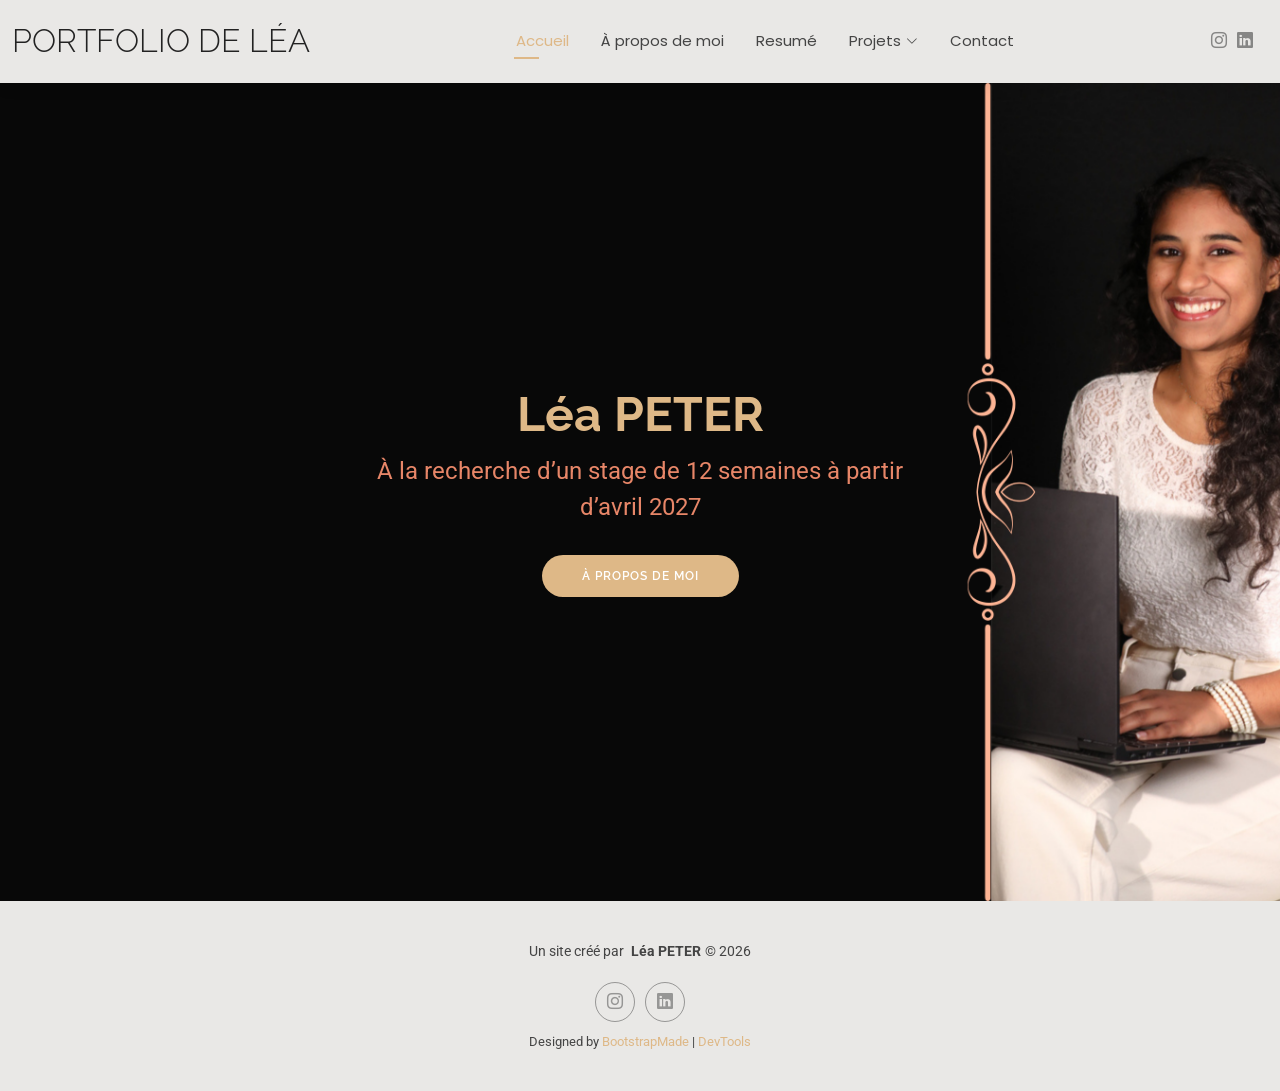
<file: index.html>
<!DOCTYPE html>
<html lang="fr">

<head>
  <meta charset="utf-8">
  <meta content="width=device-width, initial-scale=1.0" name="viewport">
  <title>Accueil - Léa PETER</title>
  <meta name="description" content="">
  <meta name="keywords" content="">

  <!-- Favicons -->
  <link href="assets/img/favicon.png" rel="icon">
  <link href="assets/img/apple-touch-icon.png" rel="apple-touch-icon">

  <!-- Fonts -->
  <link href="https://fonts.googleapis.com" rel="preconnect">
  <link href="https://fonts.gstatic.com" rel="preconnect" crossorigin>
  <link href="https://fonts.googleapis.com/css2?family=Roboto:ital,wght@0,100;0,300;0,400;0,500;0,700;0,900;1,100;1,300;1,400;1,500;1,700;1,900&family=Poppins:ital,wght@0,100;0,200;0,300;0,400;0,500;0,600;0,700;0,800;0,900;1,100;1,200;1,300;1,400;1,500;1,600;1,700;1,800;1,900&family=Raleway:ital,wght@0,100;0,200;0,300;0,400;0,500;0,600;0,700;0,800;0,900;1,100;1,200;1,300;1,400;1,500;1,600;1,700;1,800;1,900&display=swap" rel="stylesheet">

  <!-- Vendor CSS Files -->
  <link href="assets/vendor/bootstrap/css/bootstrap.min.css" rel="stylesheet">
  <link href="assets/vendor/bootstrap-icons/bootstrap-icons.css" rel="stylesheet">
  <link href="assets/vendor/aos/aos.css" rel="stylesheet">
  <link href="assets/vendor/swiper/swiper-bundle.min.css" rel="stylesheet">
  <link href="assets/vendor/glightbox/css/glightbox.min.css" rel="stylesheet">

  <link href="assets/css/main.css" rel="stylesheet">

</head>

<body class="index-page">

  <header id="header" class="header d-flex align-items-center light-background sticky-top">
    <div class="container-fluid position-relative d-flex align-items-center justify-content-between">

      <a href="index.html" class="logo d-flex align-items-center me-auto me-xl-0">
        <!-- Uncomment the line below if you also wish to use an image logo -->
        <!-- <img src="assets/img/logo.png" alt=""> -->
        <h1 class="sitename">Portfolio de Léa</h1>
      </a>

      <nav id="navmenu" class="navmenu">
        <ul>
          <li><a href="index.html" class="active">Accueil</a></li>
          <li><a href="about.html">À propos de moi</a></li>
          <li><a href="resume.html">Resumé</a></li>
          <li class="dropdown"><a href="#"><span>Projets</span> <i class="bi bi-chevron-down toggle-dropdown"></i></a>
            <ul>
              <li><a href="dev.html">Projets Développement web</a></li>
              <li><a href="design.html">Projets Design graphique</a></li>
              <li><a href="audio.html">Projets Audiovisuelle</a></li>
              <li><a href="comm.html">Projets Communication</a></li>
              <li><a href="projets-perso.html">Projets personnels</a></li>
            </ul>
          </li>
          <li><a href="contact.html">Contact</a></li>
        </ul>
        <i class="mobile-nav-toggle d-xl-none bi bi-list"></i>
      </nav>

      <div class="header-social-links">
        <a href="https://www.instagram.com/im_lsofficial"><i class="bi bi-instagram"></i></a>
        <a href="https://www.linkedin.com/in/leapeter/"><i class="bi bi-linkedin"></i></a>
      </div>

    </div>
  </header>

  <main class="main">

    <section id="hero" class="hero section">

      <img src="assets/img/font-lea.png" alt="" data-aos="fade-in">

      <div class="container text-center" data-aos="zoom-out" data-aos-delay="100">
        <div class="row justify-content-center">
          <div class="col-lg-8">
            <h2>Léa PETER</h2>
            <p>À la recherche d’un stage de 12 semaines à partir <br>d’avril 2027</p>
            <a href="about.html" class="btn-get-started">À propos de moi</a>
          </div>
        </div>
      </div>

    </section>

  </main>

  <footer id="footer" class="footer light-background">

    <div class="container">
      <div class="copyright text-center ">
        <p><span>Un site créé par</span> <strong class="px-1 sitename">Léa PETER</strong>© <span>2026</span></p>
      </div>
      <div class="social-links d-flex justify-content-center">
        <a href="https://www.instagram.com/im_lsofficial"><i class="bi bi-instagram"></i></a>
        <a href="https://www.linkedin.com/in/leapeter/"><i class="bi bi-linkedin"></i></a>
      </div>
      <div class="credits">
        Designed by <a href="https://bootstrapmade.com/">BootstrapMade</a> | <a href="https://bootstrapmade.com/tools/">DevTools</a>
      </div>
    </div>

  </footer>

  <a href="#" id="scroll-top" class="scroll-top d-flex align-items-center justify-content-center"><i class="bi bi-arrow-up-short"></i></a>

  <div id="preloader"></div>

  <script src="assets/vendor/bootstrap/js/bootstrap.bundle.min.js"></script>
  <script src="assets/vendor/php-email-form/validate.js"></script>
  <script src="assets/vendor/aos/aos.js"></script>
  <script src="assets/vendor/waypoints/noframework.waypoints.js"></script>
  <script src="assets/vendor/purecounter/purecounter_vanilla.js"></script>
  <script src="assets/vendor/swiper/swiper-bundle.min.js"></script>
  <script src="assets/vendor/glightbox/js/glightbox.min.js"></script>
  <script src="assets/vendor/imagesloaded/imagesloaded.pkgd.min.js"></script>
  <script src="assets/vendor/isotope-layout/isotope.pkgd.min.js"></script>

  <script src="assets/js/main.js"></script>

</body>

</html>
</file>
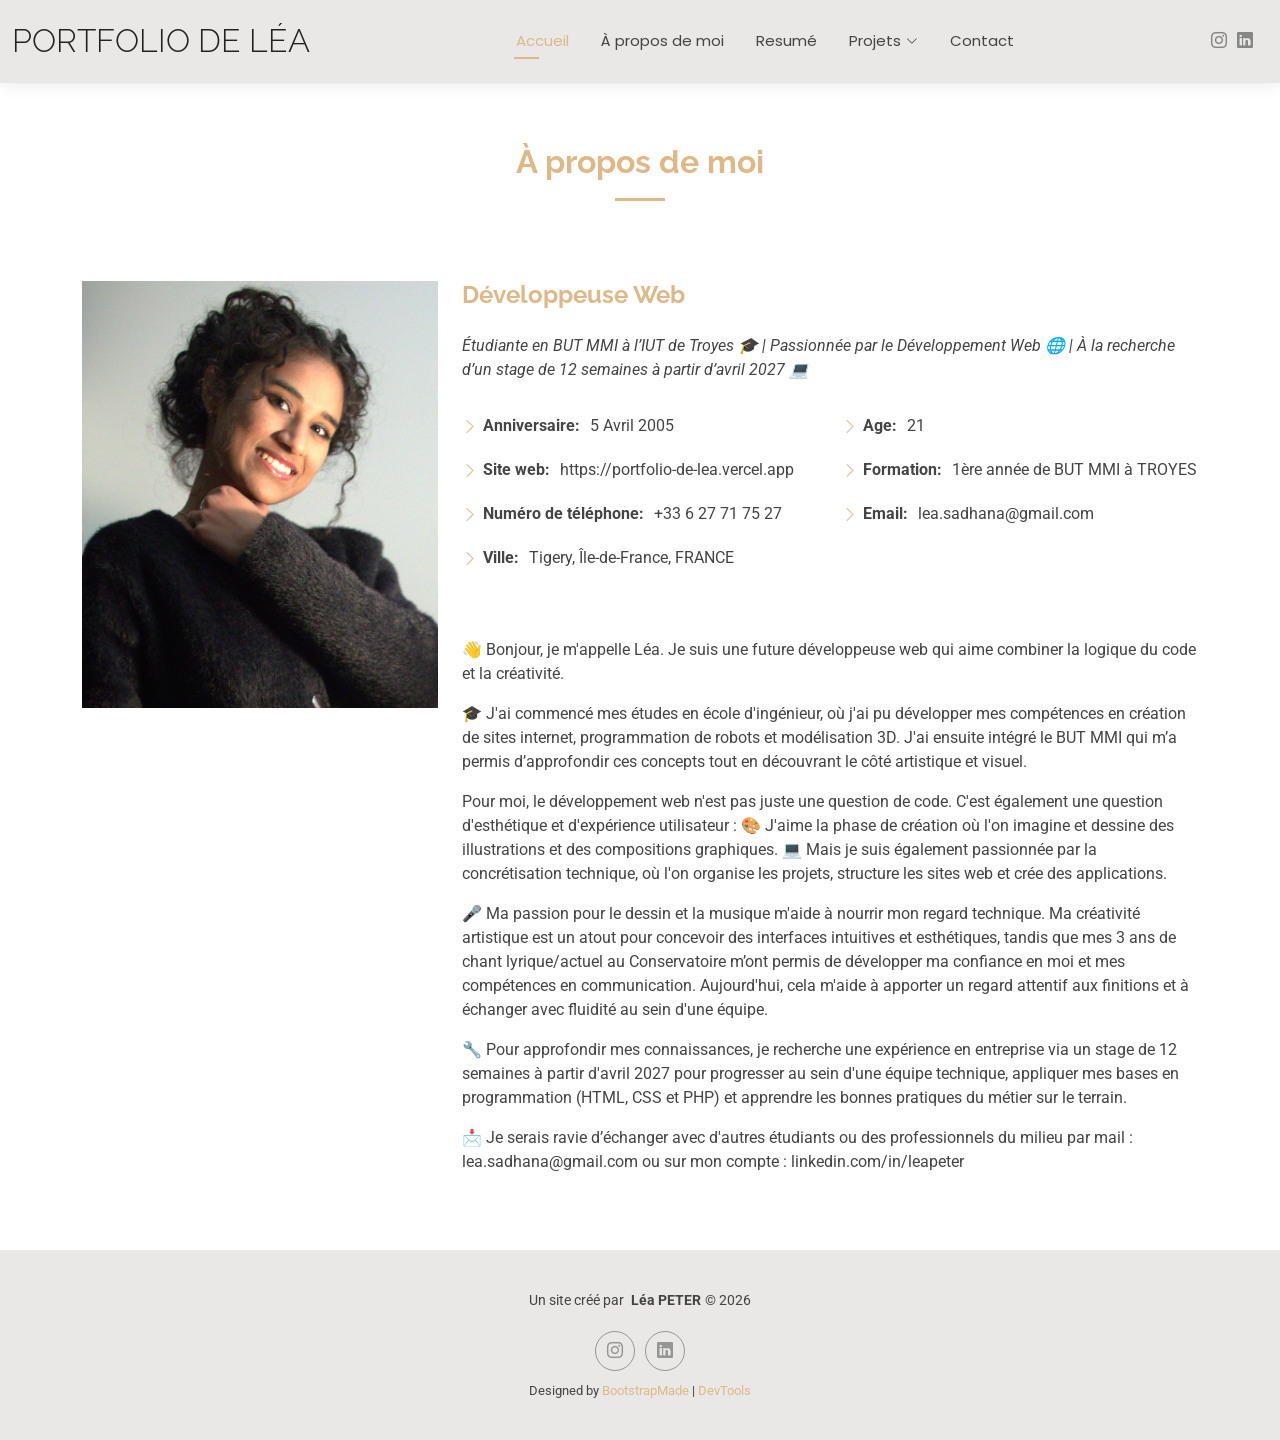
<file: about.html>
<!DOCTYPE html>
<html lang="fr">

<head>
  <meta charset="utf-8">
  <meta content="width=device-width, initial-scale=1.0" name="viewport">
  <title>À propos de moi - Léa</title>
  <meta name="description" content="">
  <meta name="keywords" content="">

  <!-- Favicons -->
  <link href="assets/img/favicon.png" rel="icon">
  <link href="assets/img/apple-touch-icon.png" rel="apple-touch-icon">

  <!-- Fonts -->
  <link href="https://fonts.googleapis.com" rel="preconnect">
  <link href="https://fonts.gstatic.com" rel="preconnect" crossorigin>
  <link href="https://fonts.googleapis.com/css2?family=Roboto:ital,wght@0,100;0,300;0,400;0,500;0,700;0,900;1,100;1,300;1,400;1,500;1,700;1,900&family=Poppins:ital,wght@0,100;0,200;0,300;0,400;0,500;0,600;0,700;0,800;0,900;1,100;1,200;1,300;1,400;1,500;1,600;1,700;1,800;1,900&family=Raleway:ital,wght@0,100;0,200;0,300;0,400;0,500;0,600;0,700;0,800;0,900;1,100;1,200;1,300;1,400;1,500;1,600;1,700;1,800;1,900&display=swap" rel="stylesheet">

  <!-- Vendor CSS Files -->
  <link href="assets/vendor/bootstrap/css/bootstrap.min.css" rel="stylesheet">
  <link href="assets/vendor/bootstrap-icons/bootstrap-icons.css" rel="stylesheet">
  <link href="assets/vendor/aos/aos.css" rel="stylesheet">
  <link href="assets/vendor/swiper/swiper-bundle.min.css" rel="stylesheet">
  <link href="assets/vendor/glightbox/css/glightbox.min.css" rel="stylesheet">

  <!-- Main CSS File -->
  <link href="assets/css/main.css" rel="stylesheet">
</head>

<body class="about-page">

  <header id="header" class="header d-flex align-items-center light-background sticky-top">
    <div class="container-fluid position-relative d-flex align-items-center justify-content-between">

      <a href="index.html" class="logo d-flex align-items-center me-auto me-xl-0">
        <!-- Uncomment the line below if you also wish to use an image logo -->
        <!-- <img src="assets/img/logo.png" alt=""> -->
        <h1 class="sitename">Portfolio de Léa</h1>
      </a>

      <nav id="navmenu" class="navmenu">
        <ul>
          <li><a href="index.html" class="active">Accueil</a></li>
          <li><a href="about.html">À propos de moi</a></li>
          <li><a href="resume.html">Resumé</a></li>
          <li class="dropdown"><a href="#"><span>Projets</span> <i class="bi bi-chevron-down toggle-dropdown"></i></a>
            <ul>
              <li><a href="dev.html">Projets Développement web</a></li>
              <li><a href="design.html">Projets Design graphique</a></li>
              <li><a href="audio.html">Projets Audiovisuelle</a></li>
              <li><a href="comm.html">Projets Communication</a></li>
              <li><a href="projets-perso.html">Projets personnels</a></li>
            </ul>
          </li>
          <li><a href="contact.html">Contact</a></li>
        </ul>
        <i class="mobile-nav-toggle d-xl-none bi bi-list"></i>
      </nav>

      <div class="header-social-links">
        <a href="https://www.instagram.com/im_lsofficial"><i class="bi bi-instagram"></i></a>
        <a href="https://www.linkedin.com/in/leapeter/"><i class="bi bi-linkedin"></i></a>
      </div>

    </div>
  </header>

  <main class="main">

    <!-- About Section -->
    <section id="about" class="about section">

      <!-- Section Title -->
      <div class="container section-title" data-aos="fade-up">
        <h2>À propos de moi</h2>
      </div><!-- End Section Title -->

      <div class="container" data-aos="fade-up" data-aos-delay="100">

        <div class="row gy-4 justify-content-center">
          <div class="col-lg-4">
            <img src="assets/img/profile-img.jpg" class="img-fluid" alt="">
          </div>
          <div class="col-lg-8 content">
            <h2>Développeuse Web</h2>
            <p class="fst-italic py-3">
              Étudiante en BUT MMI à l’IUT de Troyes 🎓 | Passionnée par le Développement Web 🌐 | À la recherche d’un stage de 12 semaines à partir d’avril 2027 💻
            </p>
            <div class="row">
              <div class="col-lg-6">
                <ul>
                  <li><i class="bi bi-chevron-right"></i> <strong>Anniversaire:</strong> <span>5 Avril 2005</span></li>
                  <li><i class="bi bi-chevron-right"></i> <strong>Site web:</strong> <span>https://portfolio-de-lea.vercel.app</span></li>
                  <li><i class="bi bi-chevron-right"></i> <strong>Numéro de téléphone:</strong> <span>+33 6 27 71 75 27</span></li>
                  <li><i class="bi bi-chevron-right"></i> <strong>Ville:</strong> <span>Tigery, Île-de-France, FRANCE</span></li>
                </ul>
              </div>
              <div class="col-lg-6">
                <ul>
                  <li><i class="bi bi-chevron-right"></i> <strong>Age:</strong> <span>21</span></li>
                  <li><i class="bi bi-chevron-right"></i> <strong>Formation:</strong> <span>1ère année de BUT MMI à TROYES</span></li>
                  <li><i class="bi bi-chevron-right"></i> <strong>Email:</strong> <span>lea.sadhana@gmail.com</span></li>
                </ul>
              </div>
            </div>
            <p class="py-3">
              <p>👋 Bonjour, je m'appelle Léa. Je suis une future développeuse web qui aime combiner la logique du code et la créativité.</p>

<p>🎓 J'ai commencé mes études en école d'ingénieur, où j'ai pu développer mes compétences en création de sites internet, programmation de robots et modélisation 3D. J'ai ensuite intégré le BUT MMI qui m’a permis d’approfondir ces concepts tout en découvrant le côté artistique et visuel.</p>

<p>Pour moi, le développement web n'est pas juste une question de code. C'est également une question d'esthétique et d'expérience utilisateur : 
🎨 J'aime la phase de création où l'on imagine et dessine des illustrations et des compositions graphiques.
💻 Mais je suis également passionnée par la concrétisation technique, où l'on organise les projets, structure les sites web et crée des applications.</p>

<p>🎤 Ma passion pour le dessin et la musique m'aide à nourrir mon regard technique. Ma créativité artistique est un atout pour concevoir des interfaces intuitives et esthétiques, tandis que mes 3 ans de chant lyrique/actuel au Conservatoire m’ont permis de développer ma confiance en moi et mes compétences en communication. Aujourd'hui, cela m'aide à apporter un regard attentif aux finitions et à échanger avec fluidité au sein d'une équipe.</p>

<p>🔧 Pour approfondir mes connaissances, je recherche une expérience en entreprise via un stage de 12 semaines à partir d'avril 2027 pour progresser au sein d'une équipe technique, appliquer mes bases en programmation (HTML, CSS et PHP) et apprendre les bonnes pratiques du métier sur le terrain.</p>

<p>📩 Je serais ravie d’échanger avec d'autres étudiants ou des professionnels du milieu par mail : lea.sadhana@gmail.com ou sur mon compte : linkedin.com/in/leapeter</p>
            </p>
          </div>
        </div>
      </div>

  </main>

  <footer id="footer" class="footer light-background">

    <div class="container">
      <div class="copyright text-center ">
        <p><span>Un site créé par</span> <strong class="px-1 sitename">Léa PETER</strong>© <span>2026</span></p>
      </div>
      <div class="social-links d-flex justify-content-center">
        <a href="https://www.instagram.com/im_lsofficial"><i class="bi bi-instagram"></i></a>
        <a href="https://www.linkedin.com/in/leapeter/"><i class="bi bi-linkedin"></i></a>
      </div>
      <div class="credits">
        Designed by <a href="https://bootstrapmade.com/">BootstrapMade</a> | <a href="https://bootstrapmade.com/tools/">DevTools</a>
      </div>
    </div>

  </footer>

  <a href="#" id="scroll-top" class="scroll-top d-flex align-items-center justify-content-center"><i class="bi bi-arrow-up-short"></i></a>

  <div id="preloader"></div>

  <script src="assets/vendor/bootstrap/js/bootstrap.bundle.min.js"></script>
  <script src="assets/vendor/php-email-form/validate.js"></script>
  <script src="assets/vendor/aos/aos.js"></script>
  <script src="assets/vendor/waypoints/noframework.waypoints.js"></script>
  <script src="assets/vendor/purecounter/purecounter_vanilla.js"></script>
  <script src="assets/vendor/swiper/swiper-bundle.min.js"></script>
  <script src="assets/vendor/glightbox/js/glightbox.min.js"></script>
  <script src="assets/vendor/imagesloaded/imagesloaded.pkgd.min.js"></script>
  <script src="assets/vendor/isotope-layout/isotope.pkgd.min.js"></script>

  <script src="assets/js/main.js"></script>

</body>

</html>
</file>
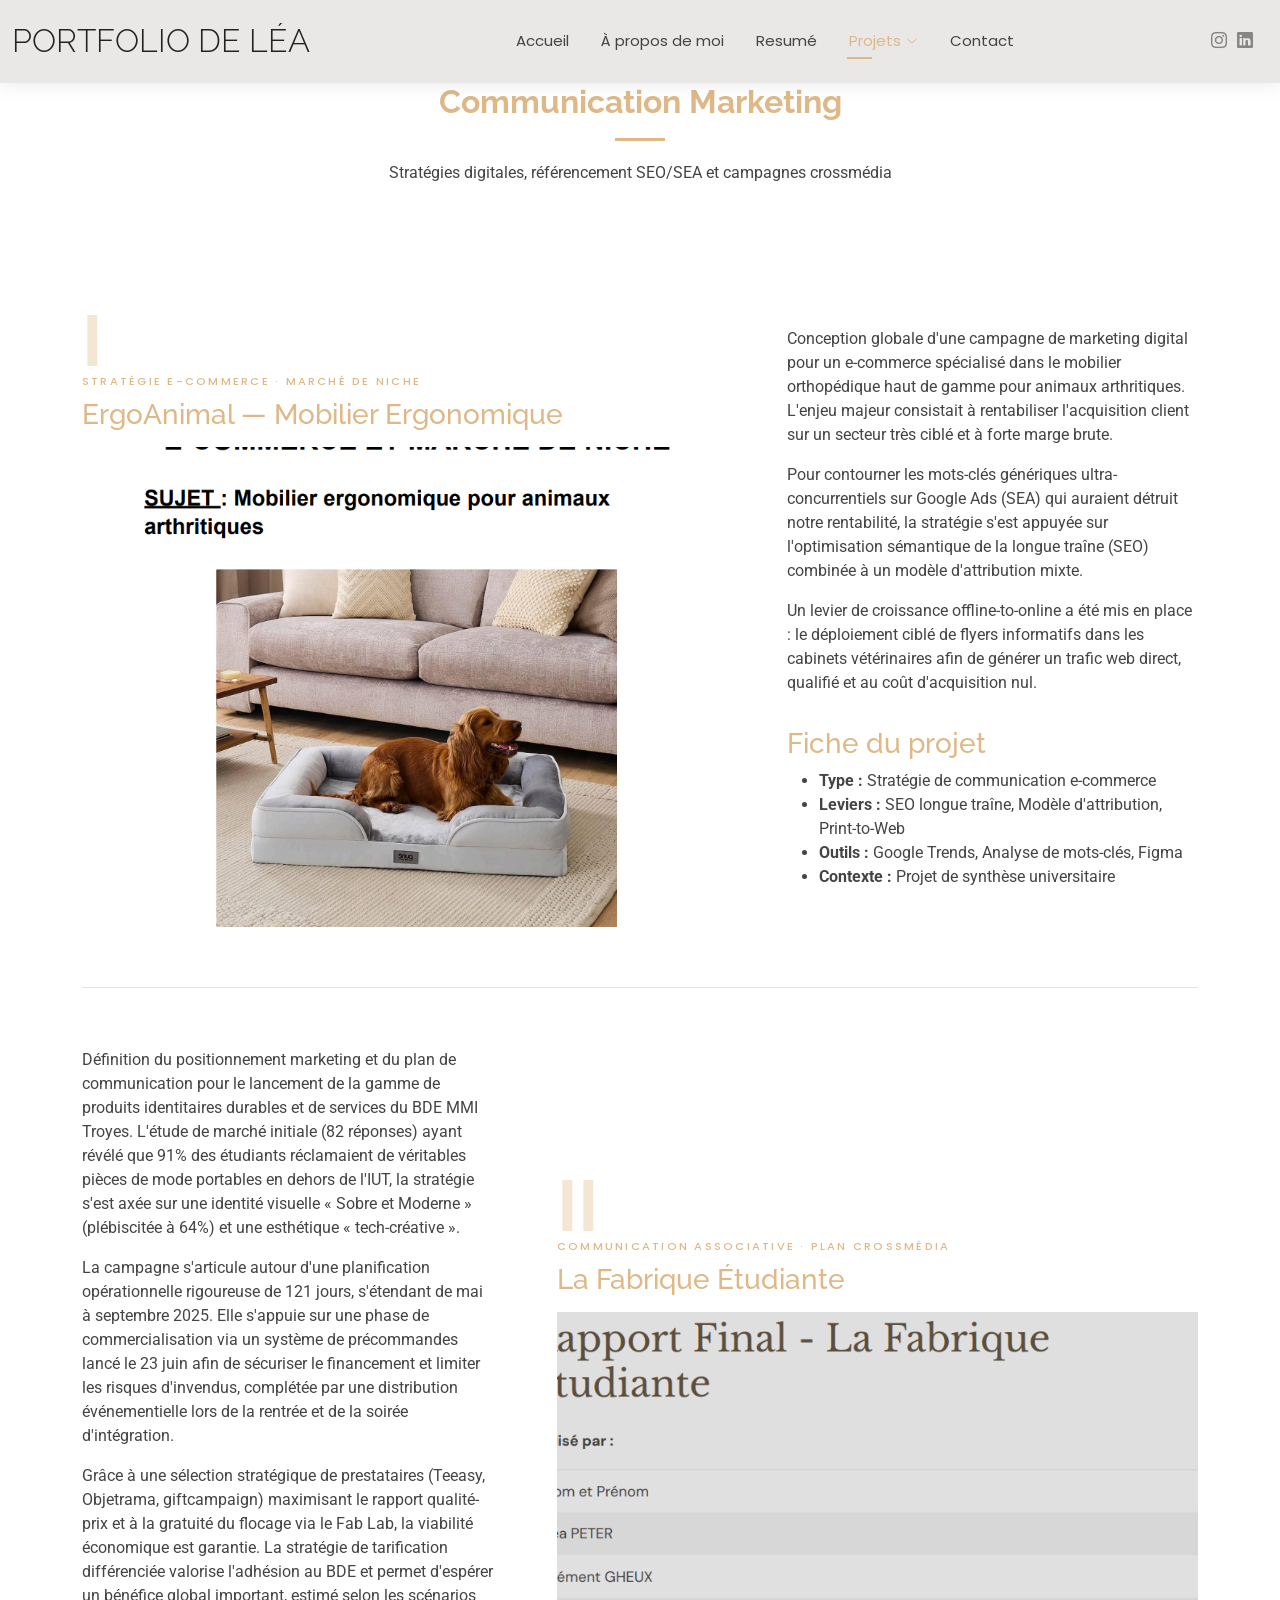
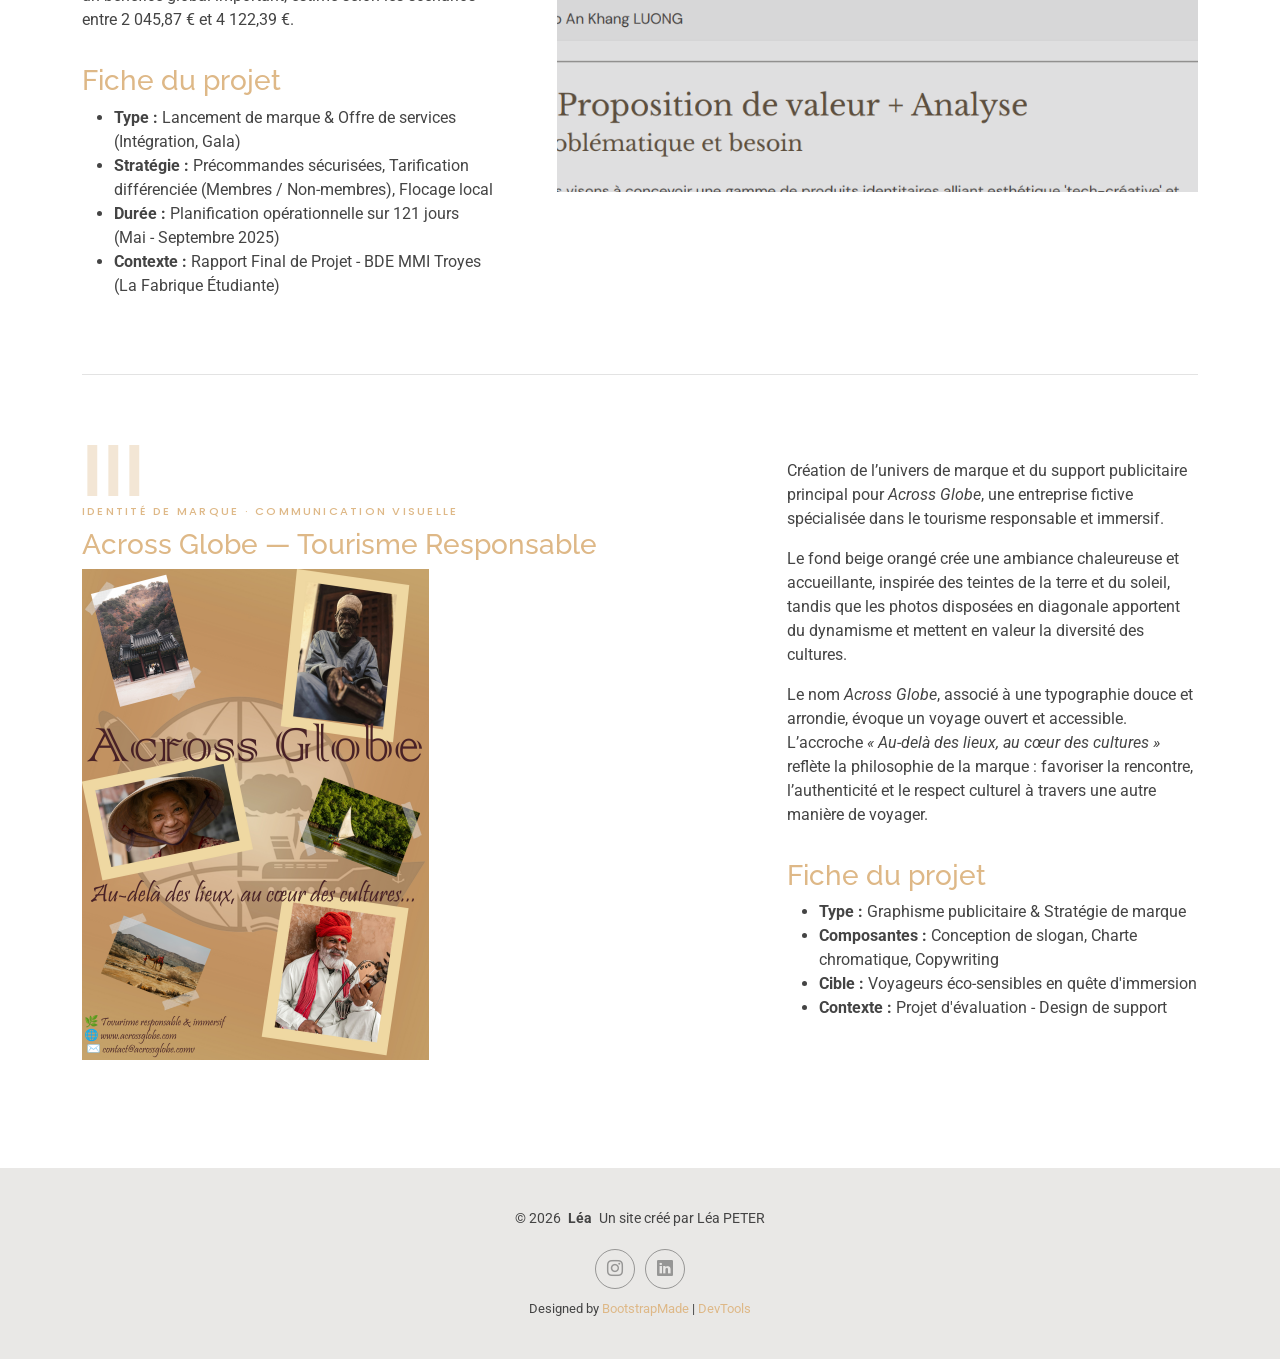
<file: comm.html>
<!DOCTYPE html>
<html lang="fr">

<head>
  <meta charset="utf-8">
  <meta content="width=device-width, initial-scale=1.0" name="viewport">
  <title>Projets Communication Marketing</title>

  <link href="https://fonts.googleapis.com" rel="preconnect">
  <link href="https://fonts.gstatic.com" rel="preconnect" crossorigin>
  <link href="https://fonts.googleapis.com/css2?family=Roboto:wght@300;400;500&family=Raleway:wght@400;600;700&family=Poppins:wght@400;500&display=swap" rel="stylesheet">

  <link href="assets/vendor/bootstrap/css/bootstrap.min.css" rel="stylesheet">
  <link href="assets/vendor/bootstrap-icons/bootstrap-icons.css" rel="stylesheet">
  <link href="assets/vendor/aos/aos.css" rel="stylesheet">

  <link href="assets/css/main.css" rel="stylesheet">

  <style>
    .project-num {
      font-family: var(--heading-font);
      font-size: 4.5rem;
      font-weight: 700;
      color: color-mix(in srgb, var(--accent-color), transparent 65%);
      line-height: 1;
      margin-bottom: -8px;
      user-select: none;
    }

    .project-eyebrow {
      font-family: var(--nav-font);
      font-size: 0.7rem;
      letter-spacing: 0.2em;
      text-transform: uppercase;
      color: var(--accent-color);
      margin-bottom: 8px;
      font-weight: 500;
    }

    /* Image conteneur avec effet calque */
    .project-img-wrap {
      position: relative;
      overflow: hidden;
      background: color-mix(in srgb, var(--accent-color), transparent 88%);
    }

    .project-img-wrap::before {
      content: '';
      position: absolute;
      bottom: -5px;
      right: -5px;
      width: 100%;
      height: 100%;
      border: 1px solid color-mix(in srgb, var(--accent-color), transparent 50%);
      z-index: -1;
    }

    .project-img-wrap img {
      width: 100%;
      height: 480px;
      object-fit: cover;
      display: block;
      transition: transform 0.6s ease;
    }

    .project-img-wrap:hover img {
      transform: scale(1.04);
    }

    /* Panneau info — padding latéral */
    .info-side { padding-left: 40px; }
    .info-side-rev { padding-right: 40px; }

    /* Trait séparateur entre projets */
    .project-divider {
      border: none;
      border-top: 1px solid color-mix(in srgb, var(--default-color), transparent 85%);
      margin: 60px 0;
    }

    /* Séparateur titre de section avec trait */
    .section-eyebrow {
      display: flex;
      align-items: center;
      gap: 16px;
      margin-bottom: 56px;
    }

    .section-eyebrow span {
      font-family: var(--nav-font);
      font-size: 0.72rem;
      letter-spacing: 0.2em;
      text-transform: uppercase;
      color: color-mix(in srgb, var(--default-color), transparent 45%);
      white-space: nowrap;
    }

    .section-eyebrow::after {
      content: '';
      flex: 1;
      height: 1px;
      background: color-mix(in srgb, var(--accent-color), transparent 60%);
    }

    @media (max-width: 991px) {
      .info-side, .info-side-rev {
        padding-left: 0;
        padding-right: 0;
      }
      .project-img-wrap img { height: 320px; }
    }
  </style>
</head>

<body class="portfolio-details-page">

  <header id="header" class="header d-flex align-items-center light-background sticky-top">
    <div class="container-fluid position-relative d-flex align-items-center justify-content-between">

      <a href="index.html" class="logo d-flex align-items-center me-auto me-xl-0">
        <h1 class="sitename">Portfolio de Léa</h1>
      </a>

      <nav id="navmenu" class="navmenu">
        <ul>
          <li><a href="index.html">Accueil</a></li>
          <li><a href="about.html">À propos de moi</a></li>
          <li><a href="resume.html">Resumé</a></li>
          <li class="dropdown"><a href="#" class="active"><span>Projets</span> <i class="bi bi-chevron-down toggle-dropdown"></i></a>
            <ul>
              <li><a href="dev.html">Projets Développement web</a></li>
              <li><a href="design.html">Projets Design graphique</a></li>
              <li><a href="audio.html">Projets Audiovisuelle</a></li>
              <li><a href="comm.html" class="active">Projets Communication</a></li>
              <li><a href="projets-perso.html">Projets personnels</a></li>
            </ul>
          </li>
          <li><a href="contact.html">Contact</a></li>
        </ul>
        <i class="mobile-nav-toggle d-xl-none bi bi-list"></i>
      </nav>

      <div class="header-social-links">
        <a href="https://www.instagram.com/im_lsofficial" class="instagram"><i class="bi bi-instagram"></i></a>
        <a href="https://www.linkedin.com/in/leapeter/" class="linkedin"><i class="bi bi-linkedin"></i></a>
      </div>

    </div>
  </header>

  <main class="main">

    <div class="container section-title" data-aos="fade-up">
      <h2>Communication Marketing</h2>
      <p>Stratégies digitales, référencement SEO/SEA et campagnes crossmédia</p>
    </div>

    <section id="comm-projects" class="section">
      <div class="container">

        <div class="row gy-4 align-items-center mb-5" data-aos="fade-up">

          <div class="col-lg-7">
            <div class="project-num">I</div>
            <p class="project-eyebrow mt-1">Stratégie E-Commerce · Marché de Niche</p>
            <h3>ErgoAnimal — Mobilier Ergonomique</h3>
            <div class="project-img-wrap mt-3">
            <a href="comm/CD_YAYAOUI_LAURENT_PETER.pdf" target="_blank">
            <img src="comm/marche-niche.png"
             alt="Aperçu du PDF Mon Document">
            </a>
            </div>
          </div>

          <div class="col-lg-5">
            <div class="info-side d-flex flex-column justify-content-center h-100">

          <div class="portfolio-description">
                <p>
                  Conception globale d'une campagne de marketing digital pour un e-commerce spécialisé dans le mobilier orthopédique haut de gamme pour animaux arthritiques. L'enjeu majeur consistait à rentabiliser l'acquisition client sur un secteur très ciblé et à forte marge brute.
                </p>
                <p>
                  Pour contourner les mots-clés génériques ultra-concurrentiels sur Google Ads (SEA) qui auraient détruit notre rentabilité, la stratégie s'est appuyée sur l'optimisation sémantique de la longue traîne (SEO) combinée à un modèle d'attribution mixte.
                </p>
                <p>
                  Un levier de croissance offline-to-online a été mis en place : le déploiement ciblé de flyers informatifs dans les cabinets vétérinaires afin de générer un trafic web direct, qualifié et au coût d'acquisition nul.
                </p>
              </div>

              <div class="portfolio-info mt-3">
                <h3>Fiche du projet</h3>
                <ul>
                  <li><strong>Type :</strong> Stratégie de communication e-commerce</li>
                  <li><strong>Leviers :</strong> SEO longue traîne, Modèle d'attribution, Print-to-Web</li>
                  <li><strong>Outils :</strong> Google Trends, Analyse de mots-clés, Figma</li>
                  <li><strong>Contexte :</strong> Projet de synthèse universitaire</li>
                </ul>
              </div>

            </div>
          </div>

        </div>

        <hr class="project-divider" data-aos="fade-up">

        <div class="row gy-4 align-items-center mb-5 flex-lg-row-reverse" data-aos="fade-up">

          <div class="col-lg-7">
            <div class="project-num">II</div>
            <p class="project-eyebrow mt-1">Communication Associative · Plan Crossmédia</p>
            <h3>La Fabrique Étudiante</h3>
            <div class="project-img-wrap mt-3">
            <a href="comm/Rapport-Final-La-Fabrique-Etudiante (1).pdf" target="_blank">
            <img src="comm/la-fabrique-etudiante.png"
             alt="Aperçu du PDF Mon Document">
            </a>

</div>
          </div>

<div class="col-lg-5">
            <div class="info-side-rev d-flex flex-column justify-content-center h-100">

              <div class="portfolio-description">
                <p>
                  Définition du positionnement marketing et du plan de communication pour le lancement de la gamme de produits identitaires durables et de services du BDE MMI Troyes. L'étude de marché initiale (82 réponses) ayant révélé que 91% des étudiants réclamaient de véritables pièces de mode portables en dehors de l'IUT, la stratégie s'est axée sur une identité visuelle « Sobre et Moderne » (plébiscitée à 64%) et une esthétique « tech-créative ».
                </p>
                <p>
                  La campagne s'articule autour d'une planification opérationnelle rigoureuse de 121 jours, s'étendant de mai à septembre 2025. Elle s'appuie sur une phase de commercialisation via un système de précommandes lancé le 23 juin afin de sécuriser le financement et limiter les risques d'invendus, complétée par une distribution événementielle lors de la rentrée et de la soirée d'intégration.
                </p>
                <p>
                  Grâce à une sélection stratégique de prestataires (Teeasy, Objetrama, giftcampaign) maximisant le rapport qualité-prix et à la gratuité du flocage via le Fab Lab, la viabilité économique est garantie. La stratégie de tarification différenciée valorise l'adhésion au BDE et permet d'espérer un bénéfice global important, estimé selon les scénarios entre 2 045,87 € et 4 122,39 €.
                </p>
              </div>

              <div class="portfolio-info mt-3">
                <h3>Fiche du projet</h3>
                <ul>
                  <li><strong>Type :</strong> Lancement de marque &amp; Offre de services (Intégration, Gala)</li>
                  <li><strong>Stratégie :</strong> Précommandes sécurisées, Tarification différenciée (Membres / Non-membres), Flocage local</li>
                  <li><strong>Durée :</strong> Planification opérationnelle sur 121 jours (Mai - Septembre 2025)</li>
                  <li><strong>Contexte :</strong> Rapport Final de Projet - BDE MMI Troyes (La Fabrique Étudiante)</li>
                </ul>
              </div>

            </div>
          </div>

        </div>

        <hr class="project-divider" data-aos="fade-up">

        <div class="row gy-4 align-items-center mb-5" data-aos="fade-up">

          <div class="col-lg-7">
            <div class="project-num">III</div>
            <p class="project-eyebrow mt-1">Identité de Marque · Communication Visuelle</p>
            <h3>Across Globe — Tourisme Responsable</h3>
            <div class="div class="project-img-wrap mt-3"">
            <a href="comm/across-globe.png" target="_blank">
            <img src="comm/across-globe.png" alt="Affiche de communication de la marque fictive Across Globe">
            </a>
        </div>
          </div>

          <div class="col-lg-5">
            <div class="info-side d-flex flex-column justify-content-center h-100">

              <div class="portfolio-description">
                <p>
            Création de l’univers de marque et du support publicitaire principal pour <em>Across Globe</em>, une entreprise fictive spécialisée dans le tourisme responsable et immersif.
            </p>

            <p>
            Le fond beige orangé crée une ambiance chaleureuse et accueillante, inspirée des teintes de la terre et du soleil, tandis que les photos disposées en diagonale apportent du dynamisme et mettent en valeur la diversité des cultures.
            </p>

            <p>
            Le nom <em>Across Globe</em>, associé à une typographie douce et arrondie, évoque un voyage ouvert et accessible. L’accroche <em>« Au-delà des lieux, au cœur des cultures »</em> reflète la philosophie de la marque : favoriser la rencontre, l’authenticité et le respect culturel à travers une autre manière de voyager.
        </p>
              </div>

              <div class="portfolio-info mt-3">
                <h3>Fiche du projet</h3>
                <ul>
                  <li><strong>Type :</strong> Graphisme publicitaire &amp; Stratégie de marque</li>
                  <li><strong>Composantes :</strong> Conception de slogan, Charte chromatique, Copywriting</li>
                  <li><strong>Cible :</strong> Voyageurs éco-sensibles en quête d'immersion</li>
                  <li><strong>Contexte :</strong> Projet d'évaluation - Design de support</li>
                </ul>
              </div>

            </div>
          </div>

        </div>

      </div>
    </section>

  </main>

  <footer id="footer" class="footer light-background">
    <div class="container">
      <div class="copyright text-center">
        <p>© <span>2026</span> <strong class="px-1 sitename">Léa</strong>
          <span>Un site créé par Léa PETER</span></p>
      </div>
      <div class="social-links d-flex justify-content-center">
        <a href="https://www.instagram.com/im_lsofficial"><i class="bi bi-instagram"></i></a>
        <a href="https://www.linkedin.com/in/lea-peter"><i class="bi bi-linkedin"></i></a>
      </div>
      <div class="credits">
        Designed by <a href="https://bootstrapmade.com/">BootstrapMade</a> |
        <a href="https://bootstrapmade.com/tools/">DevTools</a>
      </div>
    </div>
  </footer>

  <a href="#" id="scroll-top" class="scroll-top d-flex align-items-center justify-content-center">
    <i class="bi bi-arrow-up-short"></i>
  </a>
  <div id="preloader"></div>

  <script src="assets/vendor/bootstrap/js/bootstrap.bundle.min.js"></script>
  <script src="assets/vendor/aos/aos.js"></script>
  <script src="assets/vendor/waypoints/noframework.waypoints.js"></script>
  <script src="assets/vendor/purecounter/purecounter_vanilla.js"></script>

  <script src="assets/js/main.js"></script>

</body>
</html>
</file>
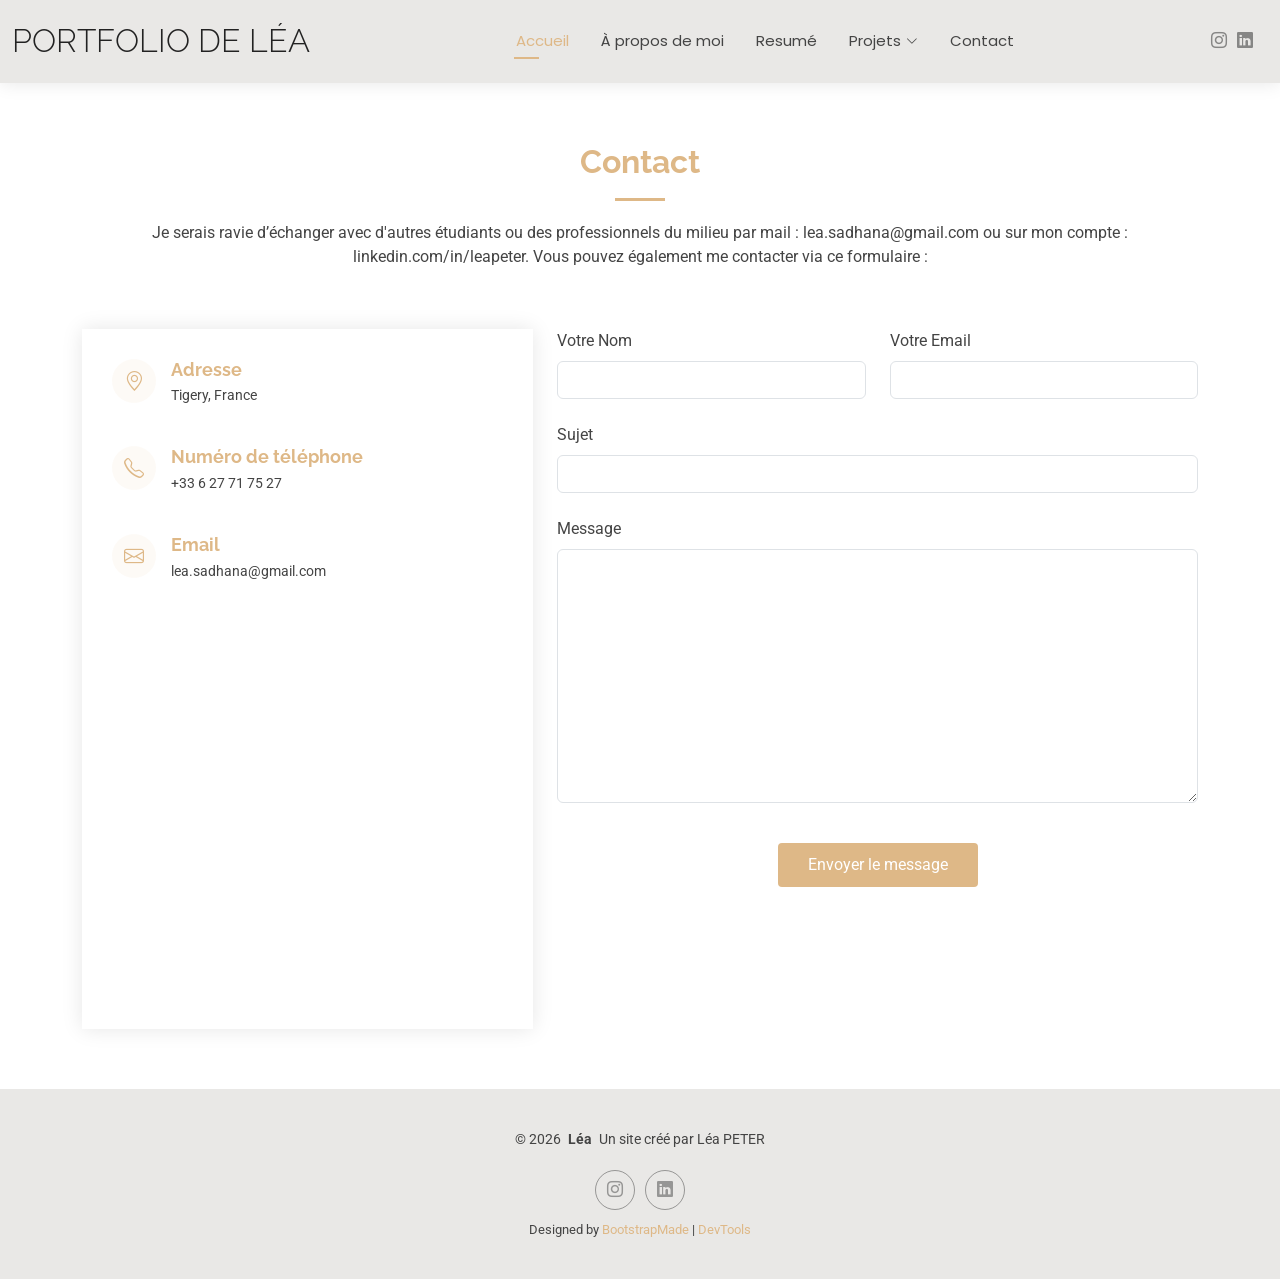
<file: contact.html>
<!DOCTYPE html>
<html lang="fr">

<head>
  <meta charset="utf-8">
  <meta content="width=device-width, initial-scale=1.0" name="viewport">
  <title>Contact - Léa</title>
  <meta name="description" content="">
  <meta name="keywords" content="">

  <!-- Favicons -->
  <link href="assets/img/favicon.png" rel="icon">
  <link href="assets/img/apple-touch-icon.png" rel="apple-touch-icon">

  <!-- Fonts -->
  <link href="https://fonts.googleapis.com" rel="preconnect">
  <link href="https://fonts.gstatic.com" rel="preconnect" crossorigin>
  <link href="https://fonts.googleapis.com/css2?family=Roboto:ital,wght@0,100;0,300;0,400;0,500;0,700;0,900;1,100;1,300;1,400;1,500;1,700;1,900&family=Poppins:ital,wght@0,100;0,200;0,300;0,400;0,500;0,600;0,700;0,800;0,900;1,100;1,200;1,300;1,400;1,500;1,600;1,700;1,800;1,900&family=Raleway:ital,wght@0,100;0,200;0,300;0,400;0,500;0,600;0,700;0,800;0,900;1,100;1,200;1,300;1,400;1,500;1,600;1,700;1,800;1,900&display=swap" rel="stylesheet">

  <!-- Vendor CSS Files -->
  <link href="assets/vendor/bootstrap/css/bootstrap.min.css" rel="stylesheet">
  <link href="assets/vendor/bootstrap-icons/bootstrap-icons.css" rel="stylesheet">
  <link href="assets/vendor/aos/aos.css" rel="stylesheet">
  <link href="assets/vendor/swiper/swiper-bundle.min.css" rel="stylesheet">
  <link href="assets/vendor/glightbox/css/glightbox.min.css" rel="stylesheet">

  <!-- Main CSS File -->
  <link href="assets/css/main.css" rel="stylesheet">
</head>

<body class="contact-page">

  <header id="header" class="header d-flex align-items-center light-background sticky-top">
    <div class="container-fluid position-relative d-flex align-items-center justify-content-between">

      <a href="index.html" class="logo d-flex align-items-center me-auto me-xl-0">
        <h1 class="sitename">Portfolio de Léa</h1>
      </a>

      <nav id="navmenu" class="navmenu">
        <ul>
          <li><a href="index.html" class="active">Accueil</a></li>
          <li><a href="about.html">À propos de moi</a></li>
          <li><a href="resume.html">Resumé</a></li>
          <li class="dropdown"><a href="#"><span>Projets</span> <i class="bi bi-chevron-down toggle-dropdown"></i></a>
            <ul>
              <li><a href="dev.html">Projets Développement web</a></li>
              <li><a href="design.html">Projets Design graphique</a></li>
              <li><a href="audio.html">Projets Audiovisuelle</a></li>
              <li><a href="comm.html">Projets Communication</a></li>
              <li><a href="projets-perso.html">Projets personnels</a></li>
            </ul>
          </li>
          <li><a href="contact.html">Contact</a></li>
        </ul>
        <i class="mobile-nav-toggle d-xl-none bi bi-list"></i>
      </nav>

      <div class="header-social-links">
        <a href="https://www.instagram.com/im_lsofficial"><i class="bi bi-instagram"></i></a>
        <a href="https://www.linkedin.com/in/leapeter/"><i class="bi bi-linkedin"></i></a>
      </div>

    </div>
  </header>

  <main class="main">

    <section id="contact" class="contact section">

      <div class="container section-title" data-aos="fade-up">
        <h2>Contact</h2>
        <p>Je serais ravie d’échanger avec d'autres étudiants ou des professionnels du milieu par mail : lea.sadhana@gmail.com ou sur mon compte : linkedin.com/in/leapeter. Vous pouvez également me contacter via ce formulaire :</p>
      </div><div class="container" data-aos="fade-up" data-aos-delay="100">

        <div class="row gy-4">

          <div class="col-lg-5">

            <div class="info-wrap" style="height: 100%;">
              <div class="info-item d-flex" data-aos="fade-up" data-aos-delay="200">
                <i class="bi bi-geo-alt flex-shrink-0"></i>
                <div>
                  <h3>Adresse</h3>
                  <p>Tigery, France</p>
                </div>
              </div><div class="info-item d-flex" data-aos="fade-up" data-aos-delay="300">
                <i class="bi bi-telephone flex-shrink-0"></i>
                <div>
                  <h3>Numéro de téléphone</h3>
                  <p>+33 6 27 71 75 27</p>
                </div>
              </div><div class="info-item d-flex" data-aos="fade-up" data-aos-delay="400">
                <i class="bi bi-envelope flex-shrink-0"></i>
                <div>
                  <h3>Email</h3>
                  <p>lea.sadhana@gmail.com</p>
                </div>
              </div><iframe src="https://www.google.com/maps/embed?pb=!1m18!1m12!1m3!1d21088.907983850044!2d2.498299639645811!3d48.64594391343367!2m3!1f0!2f0!3f0!3m2!1i1024!2i768!4f13.1!3m3!1m2!1s0x47e5e1d67e963e01%3A0x4c11e194006e23a0!2sLac%20de%20Tigery!5e0!3m2!1sfr!2sfr!4v1781068434602!5m2!1sfr!2sfr" width="100%" height="350" style="border:0; border-radius: 4px; margin-top: 20px;" allowfullscreen="" loading="lazy" referrerpolicy="no-referrer-when-downgrade"></iframe>
            </div>
          </div>

          <div class="col-lg-7">
            <form id="monFormulaireContact">
  
  <input type="hidden" name="access_key" value="d2ccdb00-289f-44fa-9c7a-1d65439ffd1b">
  
  <input type="checkbox" name="botcheck" style="display: none;">

  <div class="row gy-4">

    <div class="col-md-6">
      <label for="name-field" class="pb-2">Votre Nom</label>
      <input type="text" name="name" id="name-field" class="form-control" required>
    </div>

    <div class="col-md-6">
      <label for="email-field" class="pb-2">Votre Email</label>
      <input type="email" class="form-control" name="email" id="email-field" required>
    </div>

    <div class="col-md-12">
      <label for="subject-field" class="pb-2">Sujet</label>
      <input type="text" class="form-control" name="subject" id="subject-field" required>
    </div>

    <div class="col-md-12">
      <label for="message-field" class="pb-2">Message</label>
      <textarea class="form-control" name="message" rows="10" id="message-field" required></textarea>
    </div>

    <div class="col-md-12 text-center pt-3">
      <button type="submit" id="btnEnvoyer" class="btn btn-primary" style="background: var(--accent-color, #0d6efd); border: 0; padding: 10px 30px; color: #fff; border-radius: 4px;">Envoyer le message</button>
    </div>

  </div>
</form>
          </div>

        </div>

      </div>

    </section>

  </main>

  <footer id="footer" class="footer light-background">

    <div class="container">
      <div class="copyright text-center ">
        <p>© <span>2026</span> <strong class="px-1 sitename">Léa</strong> <span>Un site créé par Léa PETER<br></span></p>
      </div>
      <div class="social-links d-flex justify-content-center">
        <a href="https://www.instagram.com/im_lsofficial"><i class="bi bi-instagram"></i></a>
        <a href="https://www.linkedin.com/in/leapeter/"><i class="bi bi-linkedin"></i></a>
      </div>
      <div class="credits">
        Designed by <a href="https://bootstrapmade.com/">BootstrapMade</a> | <a href="https://bootstrapmade.com/tools/">DevTools</a>
      </div>
    </div>

  </footer>

  <a href="#" id="scroll-top" class="scroll-top d-flex align-items-center justify-content-center"><i class="bi bi-arrow-up-short"></i></a>

  <div id="preloader"></div>

  <script src="assets/vendor/bootstrap/js/bootstrap.bundle.min.js"></script>
  <script src="assets/vendor/php-email-form/validate.js"></script>
  <script src="assets/vendor/aos/aos.js"></script>
  <script src="assets/vendor/waypoints/noframework.waypoints.js"></script>
  <script src="assets/vendor/purecounter/purecounter_vanilla.js"></script>
  <script src="assets/vendor/swiper/swiper-bundle.min.js"></script>
  <script src="assets/vendor/glightbox/js/glightbox.min.js"></script>
  <script src="assets/vendor/imagesloaded/imagesloaded.pkgd.min.js"></script>
  <script src="assets/vendor/isotope-layout/isotope.pkgd.min.js"></script>

  <script src="assets/js/main.js"></script>

  <script>
document.getElementById('monFormulaireContact').addEventListener('submit', function(e) {
    e.preventDefault(); // Empêche le bug de redirection de GitHub

    const btn = document.getElementById('btnEnvoyer');
    const originalText = btn.innerHTML;
    btn.innerHTML = "Envoi en cours...";
    btn.disabled = true;

    const formData = new FormData(this);

    fetch('https://api.web3forms.com/submit', {
        method: 'POST',
        body: formData
    })
    .then(response => response.json())
    .then(data => {
        if (data.success) {
            alert('Merci Léa ! Ton message a bien été envoyé.');
            document.getElementById('monFormulaireContact').reset();
        } else {
            alert('Oups, Web3Forms a renvoyé une erreur : ' + data.message);
        }
    })
    .catch(error => {
        alert('Erreur réseau. Vérifie ta connexion.');
        console.error(error);
    })
    .finally(() => {
        btn.innerHTML = originalText;
        btn.disabled = false;
    });
});
</script>
</body>

</html>
</file>
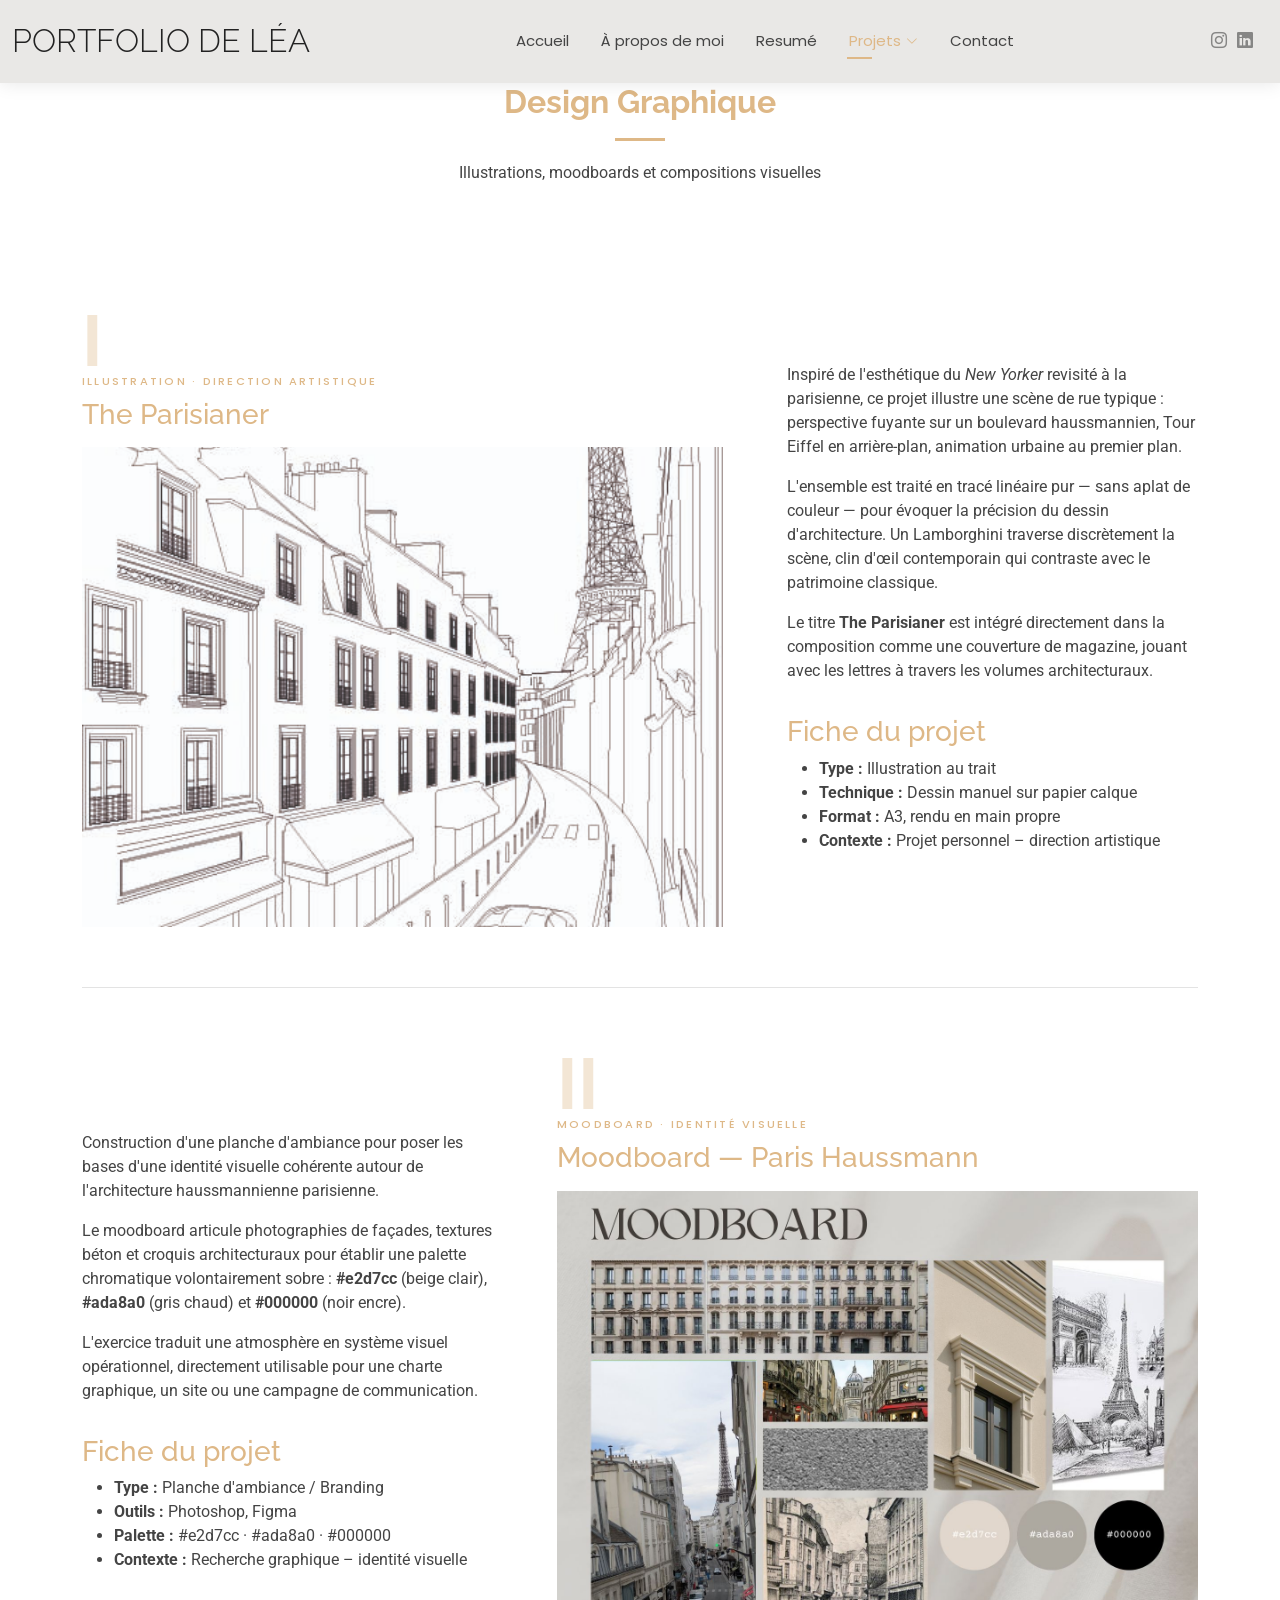
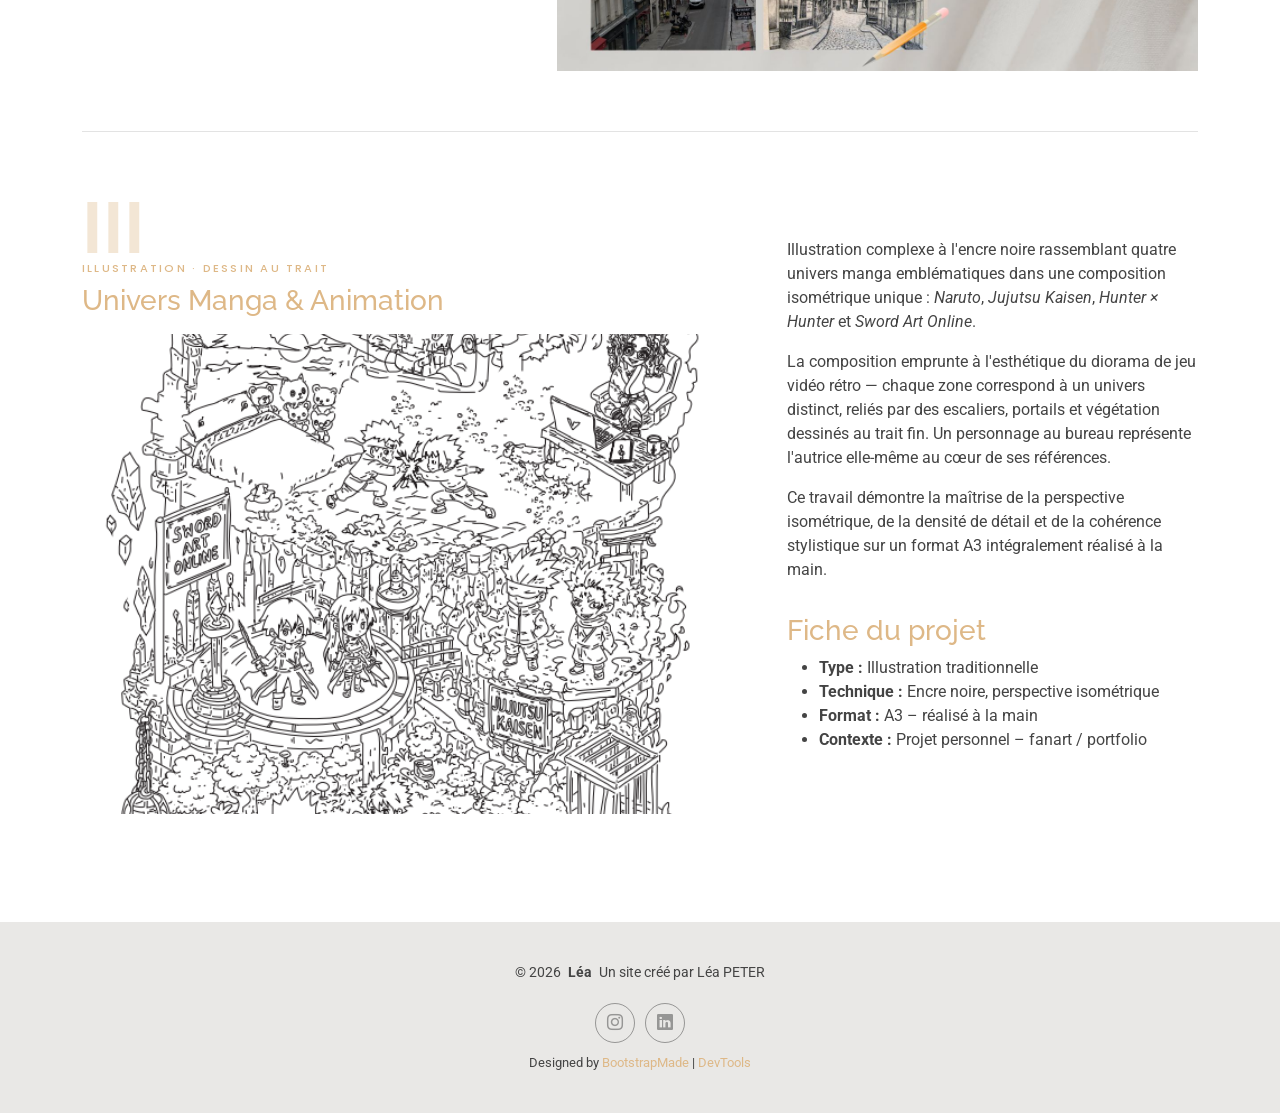
<file: design.html>
<!DOCTYPE html>
<html lang="fr">

<head>
  <meta charset="utf-8">
  <meta content="width=device-width, initial-scale=1.0" name="viewport">
  <title>Projets Design Graphique</title>

  <!-- Fonts -->
  <link href="https://fonts.googleapis.com" rel="preconnect">
  <link href="https://fonts.gstatic.com" rel="preconnect" crossorigin>
  <link href="https://fonts.googleapis.com/css2?family=Roboto:wght@300;400;500&family=Raleway:wght@400;600;700&family=Poppins:wght@400;500&display=swap" rel="stylesheet">

  <!-- Vendor CSS Files -->
  <link href="assets/vendor/bootstrap/css/bootstrap.min.css" rel="stylesheet">
  <link href="assets/vendor/bootstrap-icons/bootstrap-icons.css" rel="stylesheet">
  <link href="assets/vendor/aos/aos.css" rel="stylesheet">

  <!-- Main CSS File -->
  <link href="assets/css/main.css" rel="stylesheet">

  <style>
    .project-num {
      font-family: var(--heading-font);
      font-size: 4.5rem;
      font-weight: 700;
      color: color-mix(in srgb, var(--accent-color), transparent 65%);
      line-height: 1;
      margin-bottom: -8px;
      user-select: none;
    }

    .project-eyebrow {
      font-family: var(--nav-font);
      font-size: 0.7rem;
      letter-spacing: 0.2em;
      text-transform: uppercase;
      color: var(--accent-color);
      margin-bottom: 8px;
      font-weight: 500;
    }

    /* Image conteneur avec effet calque */
    .project-img-wrap {
      position: relative;
      overflow: hidden;
      background: color-mix(in srgb, var(--accent-color), transparent 88%);
    }

    .project-img-wrap::before {
      content: '';
      position: absolute;
      bottom: -5px;
      right: -5px;
      width: 100%;
      height: 100%;
      border: 1px solid color-mix(in srgb, var(--accent-color), transparent 50%);
      z-index: -1;
    }

    .project-img-wrap img {
      width: 100%;
      height: 480px;
      object-fit: cover;
      display: block;
      transition: transform 0.6s ease;
    }

    .project-img-wrap:hover img {
      transform: scale(1.04);
    }

    /* Panneau info — padding latéral */
    .info-side { padding-left: 40px; }
    .info-side-rev { padding-right: 40px; }

    /* Trait séparateur entre projets */
    .project-divider {
      border: none;
      border-top: 1px solid color-mix(in srgb, var(--default-color), transparent 85%);
      margin: 60px 0;
    }

    /* Séparateur titre de section avec trait burlywood */
    .section-eyebrow {
      display: flex;
      align-items: center;
      gap: 16px;
      margin-bottom: 56px;
    }

    .section-eyebrow span {
      font-family: var(--nav-font);
      font-size: 0.72rem;
      letter-spacing: 0.2em;
      text-transform: uppercase;
      color: color-mix(in srgb, var(--default-color), transparent 45%);
      white-space: nowrap;
    }

    .section-eyebrow::after {
      content: '';
      flex: 1;
      height: 1px;
      background: color-mix(in srgb, var(--accent-color), transparent 60%);
    }

    @media (max-width: 991px) {
      .info-side, .info-side-rev {
        padding-left: 0;
        padding-right: 0;
      }
      .project-img-wrap img { height: 320px; }
    }
  </style>
</head>

<body class="portfolio-details-page">

  <!-- ══ HEADER ══ -->
  <header id="header" class="header d-flex align-items-center light-background sticky-top">
    <div class="container-fluid position-relative d-flex align-items-center justify-content-between">

      <a href="index.html" class="logo d-flex align-items-center me-auto me-xl-0">
        <h1 class="sitename">Portfolio de Léa</h1>
      </a>

      <nav id="navmenu" class="navmenu">
        <ul>
          <li><a href="index.html">Accueil</a></li>
          <li><a href="about.html">À propos de moi</a></li>
          <li><a href="resume.html">Resumé</a></li>
          <li class="dropdown"><a href="#" class="active"><span>Projets</span> <i class="bi bi-chevron-down toggle-dropdown"></i></a>
            <ul>
              <li><a href="dev.html">Projets Développement web</a></li>
              <li><a href="design.html" class="active">Projets Design graphique</a></li>
              <li><a href="audio.html">Projets Audiovisuelle</a></li>
              <li><a href="comm.html">Projets Communication</a></li>
              <li><a href="projets-perso.html">Projets personnels</a></li>
            </ul>
          </li>
          <li><a href="contact.html">Contact</a></li>
        </ul>
        <i class="mobile-nav-toggle d-xl-none bi bi-list"></i>
      </nav>

      <div class="header-social-links">
        <a href="https://www.instagram.com/im_lsofficial" class="instagram"><i class="bi bi-instagram"></i></a>
        <a href="https://www.linkedin.com/in/leapeter/" class="linkedin"><i class="bi bi-linkedin"></i></a>
      </div>

    </div>
  </header>

  <main class="main">

    <!-- ══ TITRE DE SECTION ══ -->
    <div class="container section-title" data-aos="fade-up">
      <h2>Design Graphique</h2>
      <p>Illustrations, moodboards et compositions visuelles</p>
    </div>

    <!-- ══ PROJETS ══ -->
    <section id="design-projects" class="section">
      <div class="container">
        <div class="row gy-4 align-items-center mb-5" data-aos="fade-up">

          <!-- Image -->
          <div class="col-lg-7">
            <div class="project-num">I</div>
            <p class="project-eyebrow mt-1">Illustration · Direction artistique</p>
            <h3>The Parisianer</h3>
            <div class="project-img-wrap mt-3">
              <a href="design/Esquisses (tracé feuille rendu en main propre).jpg" target="_blank">
            <img src="design/Esquisses (tracé feuille rendu en main propre).jpg" alt="Esquisse linéaire d'une rue parisienne avec la Tour Eiffel et un Lamborghini">
            </a>
            </div>
          </div>

          <!-- Infos -->
          <div class="col-lg-5">
            <div class="info-side d-flex flex-column justify-content-center h-100">

              <!-- Description — classe portfolio-description de ton main.css -->
              <div class="portfolio-description">
                <p>
                  Inspiré de l'esthétique du <em>New Yorker</em> revisité à la parisienne,
                  ce projet illustre une scène de rue typique : perspective fuyante sur un boulevard
                  haussmannien, Tour Eiffel en arrière-plan, animation urbaine au premier plan.
                </p>
                <p>
                  L'ensemble est traité en tracé linéaire pur — sans aplat de couleur — pour évoquer
                  la précision du dessin d'architecture. Un Lamborghini traverse discrètement la scène,
                  clin d'œil contemporain qui contraste avec le patrimoine classique.
                </p>
                <p>
                  Le titre <strong>The Parisianer</strong> est intégré directement dans la composition
                  comme une couverture de magazine, jouant avec les lettres à travers les volumes architecturaux.
                </p>
              </div>

              <!-- Fiche technique — classe portfolio-info de ton main.css -->
              <div class="portfolio-info mt-3">
                <h3>Fiche du projet</h3>
                <ul>
                  <li><strong>Type :</strong> Illustration au trait</li>
                  <li><strong>Technique :</strong> Dessin manuel sur papier calque</li>
                  <li><strong>Format :</strong> A3, rendu en main propre</li>
                  <li><strong>Contexte :</strong> Projet personnel – direction artistique</li>
                </ul>
              </div>

            </div>
          </div>

        </div>

        <hr class="project-divider" data-aos="fade-up">
        <div class="row gy-4 align-items-center mb-5 flex-lg-row-reverse" data-aos="fade-up">

          <!-- Image -->
          <div class="col-lg-7">
            <div class="project-num">II</div>
            <p class="project-eyebrow mt-1">Moodboard · Identité visuelle</p>
            <h3>Moodboard — Paris Haussmann</h3>
            <div class="project-img-wrap mt-3">
              <a href="design/moodboard.jpg" target="_blank">
                <img src="design/moodboard.jpg"
                     alt="Planche d'ambiance esthétique parisienne avec palette beige, gris et noir">
              </a>
            </div>
          </div>

          <!-- Infos -->
          <div class="col-lg-5">
            <div class="info-side-rev d-flex flex-column justify-content-center h-100">

              <div class="portfolio-description">
                <p>
                  Construction d'une planche d'ambiance pour poser les bases d'une identité visuelle
                  cohérente autour de l'architecture haussmannienne parisienne.
                </p>
                <p>
                  Le moodboard articule photographies de façades, textures béton et croquis architecturaux
                  pour établir une palette chromatique volontairement sobre :
                  <strong>#e2d7cc</strong> (beige clair), <strong>#ada8a0</strong> (gris chaud)
                  et <strong>#000000</strong> (noir encre).
                </p>
                <p>
                  L'exercice traduit une atmosphère en système visuel opérationnel, directement
                  utilisable pour une charte graphique, un site ou une campagne de communication.
                </p>
              </div>

              <div class="portfolio-info mt-3">
                <h3>Fiche du projet</h3>
                <ul>
                  <li><strong>Type :</strong> Planche d'ambiance / Branding</li>
                  <li><strong>Outils :</strong> Photoshop, Figma</li>
                  <li><strong>Palette :</strong> #e2d7cc · #ada8a0 · #000000</li>
                  <li><strong>Contexte :</strong> Recherche graphique – identité visuelle</li>
                </ul>
              </div>

            </div>
          </div>

        </div>

        <hr class="project-divider" data-aos="fade-up">

        <!-- ════════════════════════════════
             PROJET III — Illustration Manga
        ════════════════════════════════ -->
        <div class="row gy-4 align-items-center mb-5" data-aos="fade-up">

          <!-- Image -->
          <div class="col-lg-7">
            <div class="project-num">III</div>
            <p class="project-eyebrow mt-1">Illustration · Dessin au trait</p>
            <h3>Univers Manga &amp; Animation</h3>
            <div class="project-img-wrap mt-3">
              <a href="design/donjon.png" target="_blank">
                <img src="design/donjon.png"
                     alt="Illustration isométrique réunissant les univers Naruto, Jujutsu Kaisen, HxH et SAO">
              </a>
              <!-- → copie ton fichier PDF/image manga ici -->
            </div>
          </div>

          <!-- Infos -->
          <div class="col-lg-5">
            <div class="info-side d-flex flex-column justify-content-center h-100">

              <div class="portfolio-description">
                <p>
                  Illustration complexe à l'encre noire rassemblant quatre univers manga emblématiques
                  dans une composition isométrique unique :
                  <em>Naruto</em>, <em>Jujutsu Kaisen</em>, <em>Hunter × Hunter</em>
                  et <em>Sword Art Online</em>.
                </p>
                <p>
                  La composition emprunte à l'esthétique du diorama de jeu vidéo rétro — chaque zone
                  correspond à un univers distinct, reliés par des escaliers, portails et végétation
                  dessinés au trait fin. Un personnage au bureau représente l'autrice elle-même au cœur
                  de ses références.
                </p>
                <p>
                  Ce travail démontre la maîtrise de la perspective isométrique, de la densité de détail
                  et de la cohérence stylistique sur un format A3 intégralement réalisé à la main.
                </p>
              </div>

              <div class="portfolio-info mt-3">
                <h3>Fiche du projet</h3>
                <ul>
                  <li><strong>Type :</strong> Illustration traditionnelle</li>
                  <li><strong>Technique :</strong> Encre noire, perspective isométrique</li>
                  <li><strong>Format :</strong> A3 – réalisé à la main</li>
                  <li><strong>Contexte :</strong> Projet personnel – fanart / portfolio</li>
                </ul>
              </div>

            </div>
          </div>

        </div>

      </div>
    </section>

  </main>

  <!-- ══ FOOTER ══ -->
  <footer id="footer" class="footer light-background">
    <div class="container">
      <div class="copyright text-center">
        <p>© <span>2026</span> <strong class="px-1 sitename">Léa</strong>
          <span>Un site créé par Léa PETER</span></p>
      </div>
      <div class="social-links d-flex justify-content-center">
        <a href="https://www.instagram.com/im_lsofficial"><i class="bi bi-instagram"></i></a>
        <a href="https://www.linkedin.com/in/lea-peter"><i class="bi bi-linkedin"></i></a>
      </div>
      <div class="credits">
        Designed by <a href="https://bootstrapmade.com/">BootstrapMade</a> |
        <a href="https://bootstrapmade.com/tools/">DevTools</a>
      </div>
    </div>
  </footer>

  <a href="#" id="scroll-top" class="scroll-top d-flex align-items-center justify-content-center">
    <i class="bi bi-arrow-up-short"></i>
  </a>
  <div id="preloader"></div>

  <!-- Vendor JS Files -->
  <script src="assets/vendor/bootstrap/js/bootstrap.bundle.min.js"></script>
  <script src="assets/vendor/aos/aos.js"></script>
  <script src="assets/vendor/waypoints/noframework.waypoints.js"></script>
  <script src="assets/vendor/purecounter/purecounter_vanilla.js"></script>

  <!-- Main JS File -->
  <script src="assets/js/main.js"></script>

</body>
</html>
</file>
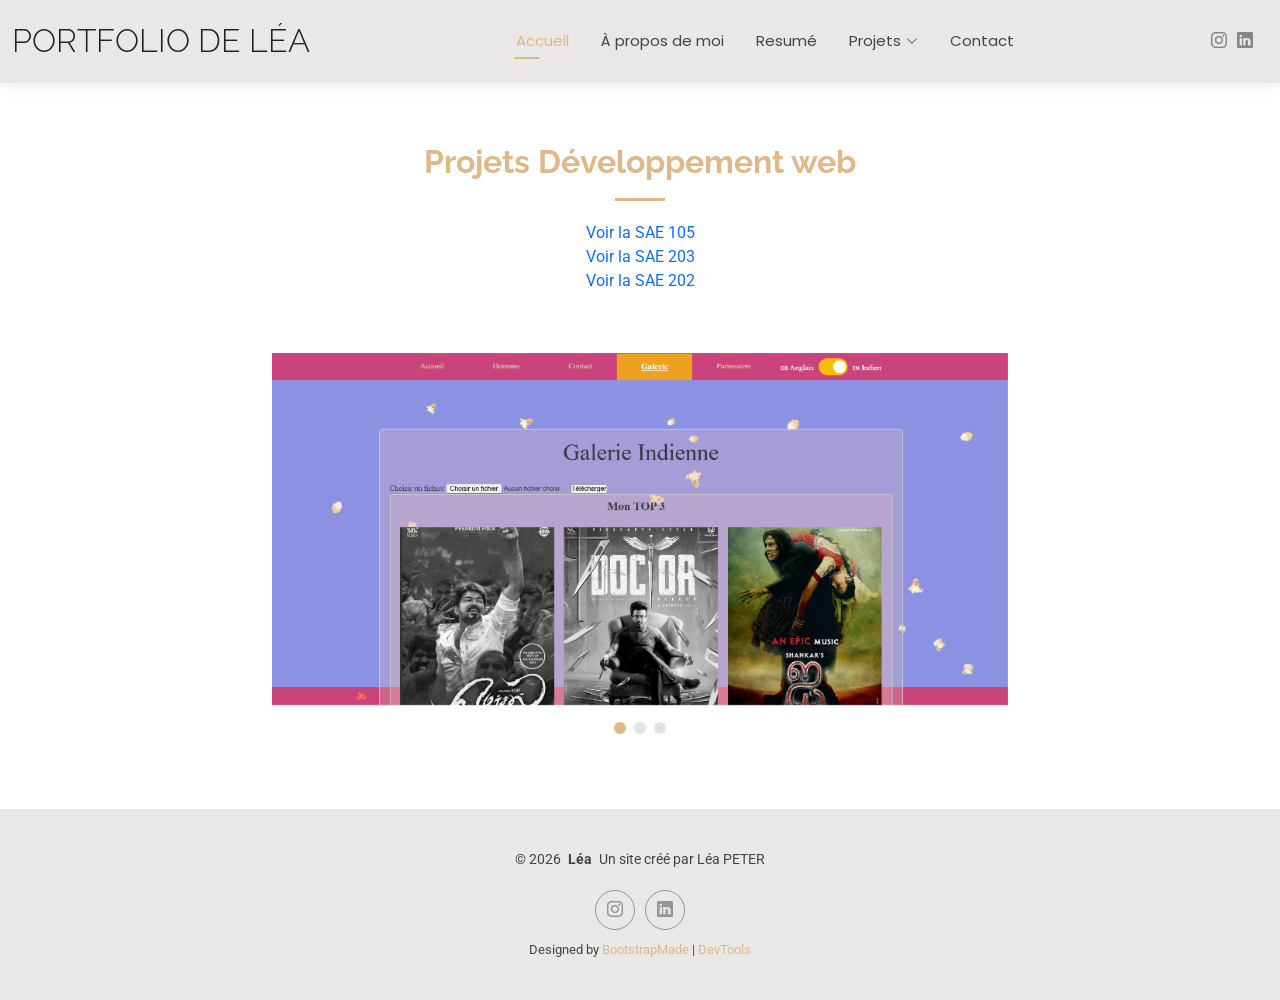
<file: dev.html>
<!DOCTYPE html>
<html lang="fr">

<head>
  <meta charset="utf-8">
  <meta content="width=device-width, initial-scale=1.0" name="viewport">
  <title>Projets Développement web</title>
  <meta name="description" content="">
  <meta name="keywords" content="">

  <link href="assets/img/favicon.png" rel="icon">
  <link href="assets/img/apple-touch-icon.png" rel="apple-touch-icon">

  <link href="https://fonts.googleapis.com" rel="preconnect">
  <link href="https://fonts.gstatic.com" rel="preconnect" crossorigin>
  <link href="https://fonts.googleapis.com/css2?family=Roboto:ital,wght@0,100;0,300;0,400;0,500;0,700;0,900;1,100;1,300;1,400;1,500;1,700;1,900&family=Poppins:ital,wght@0,100;0,200;0,300;0,400;0,500;0,600;0,700;0,800;0,900;1,100;1,200;1,300;1,400;1,500;1,600;1,700;1,800;1,900&family=Raleway:ital,wght@0,100;0,200;0,300;0,400;0,500;0,600;0,700;0,800;0,900;1,100;1,200;1,300;1,400;1,500;1,600;1,700;1,800;1,900&display=swap" rel="stylesheet">

  <link href="assets/vendor/bootstrap/css/bootstrap.min.css" rel="stylesheet">
  <link href="assets/vendor/bootstrap-icons/bootstrap-icons.css" rel="stylesheet">
  <link href="assets/vendor/aos/aos.css" rel="stylesheet">
  <link href="assets/vendor/swiper/swiper-bundle.min.css" rel="stylesheet">
  <link href="assets/vendor/glightbox/css/glightbox.min.css" rel="stylesheet">

  <link href="assets/css/main.css" rel="stylesheet">
</head>

<body class="portfolio-details-page">

  <header id="header" class="header d-flex align-items-center light-background sticky-top">
    <div class="container-fluid position-relative d-flex align-items-center justify-content-between">

      <a href="index.html" class="logo d-flex align-items-center me-auto me-xl-0">
        <h1 class="sitename">Portfolio de Léa</h1>
      </a>

      <nav id="navmenu" class="navmenu">
        <ul>
          <li><a href="index.html" class="active">Accueil</a></li>
          <li><a href="about.html">À propos de moi</a></li>
          <li><a href="resume.html">Resumé</a></li>
          <li class="dropdown"><a href="#"><span>Projets</span> <i class="bi bi-chevron-down toggle-dropdown"></i></a>
            <ul>
              <li><a href="dev.html">Projets Développement web</a></li>
              <li><a href="design.html">Projets Design graphique</a></li>
              <li><a href="audio.html">Projets Audiovisuelle</a></li>
              <li><a href="comm.html">Projets Communication</a></li>
              <li><a href="projets-perso.html">Projets personnels</a></li>
            </ul>
          </li>
          <li><a href="contact.html">Contact</a></li>
        </ul>
        <i class="mobile-nav-toggle d-xl-none bi bi-list"></i>
      </nav>

      <div class="header-social-links">
        <a href="https://www.instagram.com/im_lsofficial" class="instagram"><i class="bi bi-instagram"></i></a>
        <a href="https://www.linkedin.com/in/leapeter/" class="linkedin"><i class="bi bi-linkedin"></i></a>
      </div>

    </div>
  </header>

  <main class="main">

    <section id="portfolio-details" class="portfolio-details section">

      <div class="container section-title" data-aos="fade-up">
        <h2>Projets Développement web</h2>
        <p><a href="http://sae105.mmi25d11.mmi-troyes.fr" target="_blank" class="text-primary text-decoration-none">Voir la SAE 105</a></p>
        <p><a href="https://sae203.mmi25d11.mmi-troyes.fr/" target="_blank" class="text-primary text-decoration-none">Voir la SAE 203</a></p>
        <p><a href="https://sae202-agence.mmi25d11.mmi-troyes.fr" target="_blank" class="text-primary text-decoration-none">Voir la SAE 202</a></p>
      </div>

      <div class="container" data-aos="fade-up" data-aos-delay="100">

        <div class="row gy-4 justify-content-center">

          <div class="col-lg-8">
            <div class="portfolio-details-slider swiper init-swiper">

              <script type="application/json" class="swiper-config">
                {
                  "loop": true,
                  "speed": 600,
                  "autoplay": {
                    "delay": 5000
                  },
                  "slidesPerView": "auto",
                  "pagination": {
                    "el": ".swiper-pagination",
                    "type": "bullets",
                    "clickable": true
                  }
                }
              </script>

              <div class="swiper-wrapper align-items-center">

                <div class="swiper-slide">
                  <img src="dev/sae105_image.png" alt="">
                </div>

                <div class="swiper-slide">
                  <img src="dev/sae203_image.png" alt="">
                </div>

                <div class="swiper-slide">
                  <img src="dev/sae202_image.png" alt="">
                </div>
              </div>
              <div class="swiper-pagination"></div>
            </div>
          </div>

        </div>

      </div>

    </section></main>

  <footer id="footer" class="footer light-background">

    <div class="container">
      <div class="copyright text-center ">
        <p>© <span>2026</span> <strong class="px-1 sitename">Léa</strong> <span>Un site créé par Léa PETER<br></span></p>
      </div>
      <div class="social-links d-flex justify-content-center">
        <a href="https://www.instagram.com/im_lsofficial" class="instagram"><i class="bi bi-instagram"></i></a>
        <a href="https://www.linkedin.com/in/leapeter/" class="linkedin"><i class="bi bi-linkedin"></i></a>
      </div>
      <div class="credits">
        Designed by <a href="https://bootstrapmade.com/">BootstrapMade</a> | <a href="https://bootstrapmade.com/tools/">DevTools</a>
      </div>
    </div>

  </footer>

  <a href="#" id="scroll-top" class="scroll-top d-flex align-items-center justify-content-center"><i class="bi bi-arrow-up-short"></i></a>

  <div id="preloader"></div>

  <script src="assets/vendor/bootstrap/js/bootstrap.bundle.min.js"></script>
  <script src="assets/vendor/php-email-form/validate.js"></script>
  <script src="assets/vendor/aos/aos.js"></script>
  <script src="assets/vendor/waypoints/noframework.waypoints.js"></script>
  <script src="assets/vendor/purecounter/purecounter_vanilla.js"></script>
  <script src="assets/vendor/swiper/swiper-bundle.min.js"></script>
  <script src="assets/vendor/glightbox/js/glightbox.min.js"></script>
  <script src="assets/vendor/imagesloaded/imagesloaded.pkgd.min.js"></script>
  <script src="assets/vendor/isotope-layout/isotope.pkgd.min.js"></script>

  <script src="assets/js/main.js"></script>

</body>

</html>
</file>
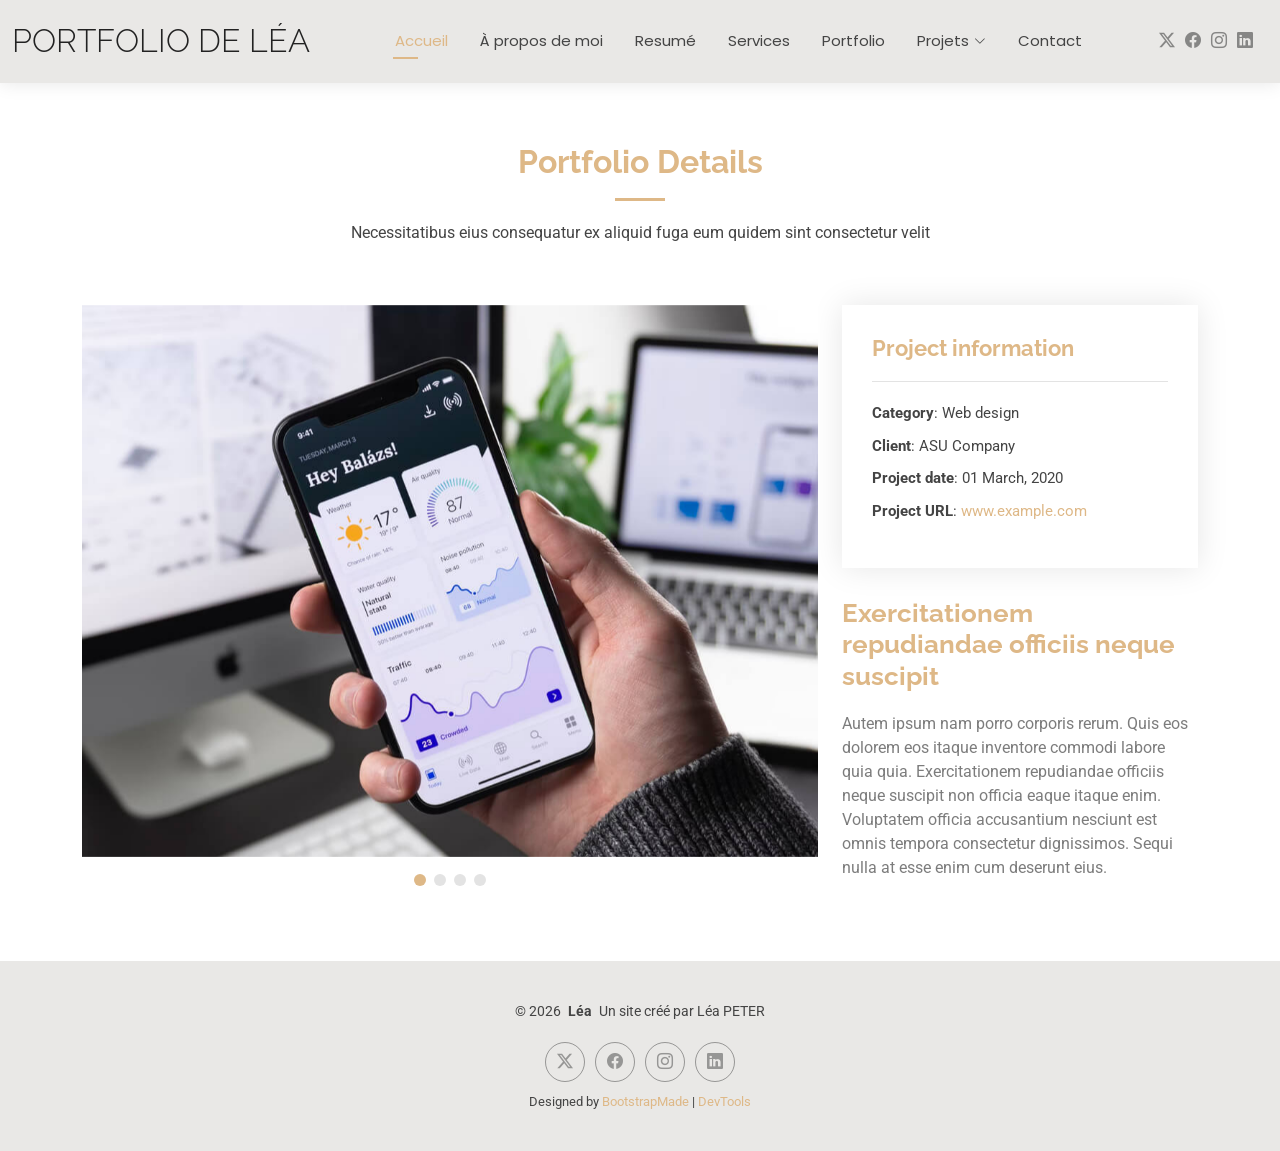
<file: portfolio-details.html>
<!DOCTYPE html>
<html lang="en">

<head>
  <meta charset="utf-8">
  <meta content="width=device-width, initial-scale=1.0" name="viewport">
  <title>Portfolio Details - Léa</title>
  <meta name="description" content="">
  <meta name="keywords" content="">

  <!-- Favicons -->
  <link href="assets/img/favicon.png" rel="icon">
  <link href="assets/img/apple-touch-icon.png" rel="apple-touch-icon">

  <!-- Fonts -->
  <link href="https://fonts.googleapis.com" rel="preconnect">
  <link href="https://fonts.gstatic.com" rel="preconnect" crossorigin>
  <link href="https://fonts.googleapis.com/css2?family=Roboto:ital,wght@0,100;0,300;0,400;0,500;0,700;0,900;1,100;1,300;1,400;1,500;1,700;1,900&family=Poppins:ital,wght@0,100;0,200;0,300;0,400;0,500;0,600;0,700;0,800;0,900;1,100;1,200;1,300;1,400;1,500;1,600;1,700;1,800;1,900&family=Raleway:ital,wght@0,100;0,200;0,300;0,400;0,500;0,600;0,700;0,800;0,900;1,100;1,200;1,300;1,400;1,500;1,600;1,700;1,800;1,900&display=swap" rel="stylesheet">

  <!-- Vendor CSS Files -->
  <link href="assets/vendor/bootstrap/css/bootstrap.min.css" rel="stylesheet">
  <link href="assets/vendor/bootstrap-icons/bootstrap-icons.css" rel="stylesheet">
  <link href="assets/vendor/aos/aos.css" rel="stylesheet">
  <link href="assets/vendor/swiper/swiper-bundle.min.css" rel="stylesheet">
  <link href="assets/vendor/glightbox/css/glightbox.min.css" rel="stylesheet">

  <!-- Main CSS File -->
  <link href="assets/css/main.css" rel="stylesheet">
</head>

<body class="portfolio-details-page">

  <header id="header" class="header d-flex align-items-center light-background sticky-top">
    <div class="container-fluid position-relative d-flex align-items-center justify-content-between">

      <a href="index.html" class="logo d-flex align-items-center me-auto me-xl-0">
        <!-- Uncomment the line below if you also wish to use an image logo -->
        <!-- <img src="assets/img/logo.png" alt=""> -->
        <h1 class="sitename">Portfolio de Léa</h1>
      </a>

      <nav id="navmenu" class="navmenu">
        <ul>
          <li><a href="index.html" class="active">Accueil</a></li>
          <li><a href="about.html">À propos de moi</a></li>
          <li><a href="resume.html">Resumé</a></li>
          <li><a href="services.html">Services</a></li>
          <li><a href="portfolio.html">Portfolio</a></li>
          <li class="dropdown"><a href="#"><span>Projets</span> <i class="bi bi-chevron-down toggle-dropdown"></i></a>
          <ul>
              <li><a href="#">Dropdown 1</a></li>
              <li class="dropdown"><a href="#"><span>Deep Dropdown</span> <i class="bi bi-chevron-down toggle-dropdown"></i></a>
                <ul>
                  <li><a href="#">Deep Dropdown 1</a></li>
                  <li><a href="#">Deep Dropdown 2</a></li>
                  <li><a href="#">Deep Dropdown 3</a></li>
                  <li><a href="#">Deep Dropdown 4</a></li>
                  <li><a href="#">Deep Dropdown 5</a></li>
                </ul>
              </li>
              <li><a href="#">Dropdown 2</a></li>
              <li><a href="#">Dropdown 3</a></li>
              <li><a href="#">Dropdown 4</a></li>
            </ul>
          </li>
          <li><a href="contact.html">Contact</a></li>
        </ul>
        <i class="mobile-nav-toggle d-xl-none bi bi-list"></i>
      </nav>

      <div class="header-social-links">
        <a href="#" class="twitter"><i class="bi bi-twitter-x"></i></a>
        <a href="#" class="facebook"><i class="bi bi-facebook"></i></a>
        <a href="#" class="instagram"><i class="bi bi-instagram"></i></a>
        <a href="#" class="linkedin"><i class="bi bi-linkedin"></i></a>
      </div>

    </div>
  </header>

  <main class="main">

    <!-- Portfolio Details Section -->
    <section id="portfolio-details" class="portfolio-details section">

      <!-- Section Title -->
      <div class="container section-title" data-aos="fade-up">
        <h2>Portfolio Details</h2>
        <p>Necessitatibus eius consequatur ex aliquid fuga eum quidem sint consectetur velit</p>
      </div><!-- End Section Title -->

      <div class="container" data-aos="fade-up" data-aos-delay="100">

        <div class="row gy-4">

          <div class="col-lg-8">
            <div class="portfolio-details-slider swiper init-swiper">

              <script type="application/json" class="swiper-config">
                {
                  "loop": true,
                  "speed": 600,
                  "autoplay": {
                    "delay": 5000
                  },
                  "slidesPerView": "auto",
                  "pagination": {
                    "el": ".swiper-pagination",
                    "type": "bullets",
                    "clickable": true
                  }
                }
              </script>

              <div class="swiper-wrapper align-items-center">

                <div class="swiper-slide">
                  <img src="assets/img/portfolio/app-1.jpg" alt="">
                </div>

                <div class="swiper-slide">
                  <img src="assets/img/portfolio/product-1.jpg" alt="">
                </div>

                <div class="swiper-slide">
                  <img src="assets/img/portfolio/branding-1.jpg" alt="">
                </div>

                <div class="swiper-slide">
                  <img src="assets/img/portfolio/books-1.jpg" alt="">
                </div>

              </div>
              <div class="swiper-pagination"></div>
            </div>
          </div>

          <div class="col-lg-4">
            <div class="portfolio-info" data-aos="fade-up" data-aos-delay="200">
              <h3>Project information</h3>
              <ul>
                <li><strong>Category</strong>: Web design</li>
                <li><strong>Client</strong>: ASU Company</li>
                <li><strong>Project date</strong>: 01 March, 2020</li>
                <li><strong>Project URL</strong>: <a href="#">www.example.com</a></li>
              </ul>
            </div>
            <div class="portfolio-description" data-aos="fade-up" data-aos-delay="300">
              <h2>Exercitationem repudiandae officiis neque suscipit</h2>
              <p>
                Autem ipsum nam porro corporis rerum. Quis eos dolorem eos itaque inventore commodi labore quia quia. Exercitationem repudiandae officiis neque suscipit non officia eaque itaque enim. Voluptatem officia accusantium nesciunt est omnis tempora consectetur dignissimos. Sequi nulla at esse enim cum deserunt eius.
              </p>
            </div>
          </div>

        </div>

      </div>

    </section><!-- /Portfolio Details Section -->

  </main>

  <footer id="footer" class="footer light-background">

    <div class="container">
      <div class="copyright text-center ">
        <p>© <span>2026</span> <strong class="px-1 sitename">Léa</strong> <span>Un site créé par Léa PETER<br></span></p>
      </div>
      <div class="social-links d-flex justify-content-center">
        <a href=""><i class="bi bi-twitter-x"></i></a>
        <a href=""><i class="bi bi-facebook"></i></a>
        <a href=""><i class="bi bi-instagram"></i></a>
        <a href=""><i class="bi bi-linkedin"></i></a>
      </div>
      <div class="credits">
        <!-- All the links in the footer should remain intact. -->
        <!-- You can delete the links only if you've purchased the pro version. -->
        <!-- Licensing information: https://bootstrapmade.com/license/ -->
        <!-- Purchase the pro version with working PHP/AJAX contact form: [buy-url] -->
        Designed by <a href="https://bootstrapmade.com/">BootstrapMade</a> | <a href="https://bootstrapmade.com/tools/">DevTools</a>
      </div>
    </div>

  </footer>

  <!-- Scroll Top -->
  <a href="#" id="scroll-top" class="scroll-top d-flex align-items-center justify-content-center"><i class="bi bi-arrow-up-short"></i></a>

  <!-- Preloader -->
  <div id="preloader"></div>

  <!-- Vendor JS Files -->
  <script src="assets/vendor/bootstrap/js/bootstrap.bundle.min.js"></script>
  <script src="assets/vendor/php-email-form/validate.js"></script>
  <script src="assets/vendor/aos/aos.js"></script>
  <script src="assets/vendor/waypoints/noframework.waypoints.js"></script>
  <script src="assets/vendor/purecounter/purecounter_vanilla.js"></script>
  <script src="assets/vendor/swiper/swiper-bundle.min.js"></script>
  <script src="assets/vendor/glightbox/js/glightbox.min.js"></script>
  <script src="assets/vendor/imagesloaded/imagesloaded.pkgd.min.js"></script>
  <script src="assets/vendor/isotope-layout/isotope.pkgd.min.js"></script>

  <!-- Main JS File -->
  <script src="assets/js/main.js"></script>

</body>

</html>
</file>
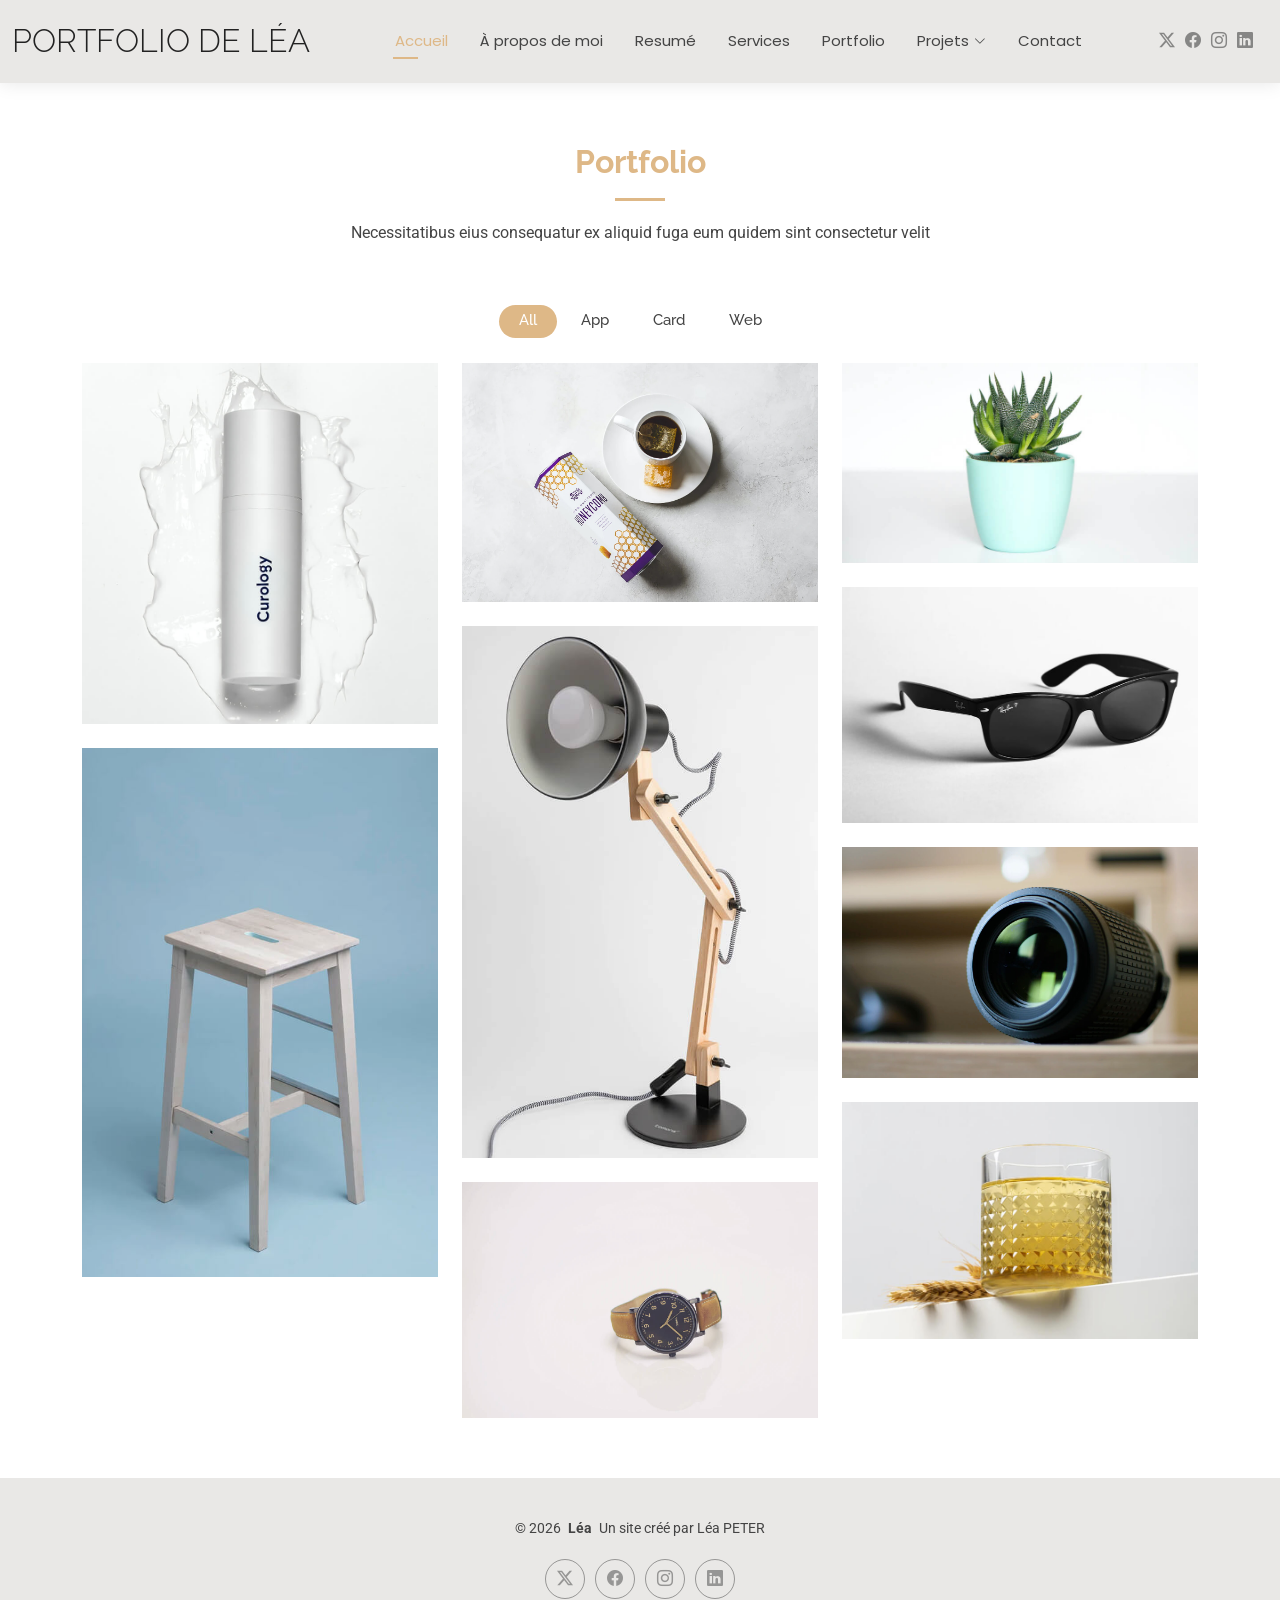
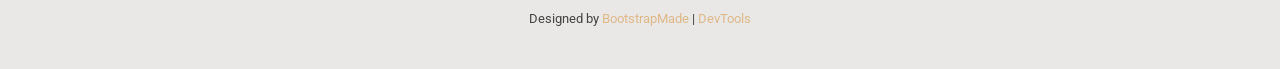
<file: portfolio.html>
<!DOCTYPE html>
<html lang="en">

<head>
  <meta charset="utf-8">
  <meta content="width=device-width, initial-scale=1.0" name="viewport">
  <title>Portfolio - Léa</title>
  <meta name="description" content="">
  <meta name="keywords" content="">

  <!-- Favicons -->
  <link href="assets/img/favicon.png" rel="icon">
  <link href="assets/img/apple-touch-icon.png" rel="apple-touch-icon">

  <!-- Fonts -->
  <link href="https://fonts.googleapis.com" rel="preconnect">
  <link href="https://fonts.gstatic.com" rel="preconnect" crossorigin>
  <link href="https://fonts.googleapis.com/css2?family=Roboto:ital,wght@0,100;0,300;0,400;0,500;0,700;0,900;1,100;1,300;1,400;1,500;1,700;1,900&family=Poppins:ital,wght@0,100;0,200;0,300;0,400;0,500;0,600;0,700;0,800;0,900;1,100;1,200;1,300;1,400;1,500;1,600;1,700;1,800;1,900&family=Raleway:ital,wght@0,100;0,200;0,300;0,400;0,500;0,600;0,700;0,800;0,900;1,100;1,200;1,300;1,400;1,500;1,600;1,700;1,800;1,900&display=swap" rel="stylesheet">

  <!-- Vendor CSS Files -->
  <link href="assets/vendor/bootstrap/css/bootstrap.min.css" rel="stylesheet">
  <link href="assets/vendor/bootstrap-icons/bootstrap-icons.css" rel="stylesheet">
  <link href="assets/vendor/aos/aos.css" rel="stylesheet">
  <link href="assets/vendor/swiper/swiper-bundle.min.css" rel="stylesheet">
  <link href="assets/vendor/glightbox/css/glightbox.min.css" rel="stylesheet">

  <!-- Main CSS File -->
  <link href="assets/css/main.css" rel="stylesheet">
</head>

<body class="portfolio-page">

  <header id="header" class="header d-flex align-items-center light-background sticky-top">
    <div class="container-fluid position-relative d-flex align-items-center justify-content-between">

      <a href="index.html" class="logo d-flex align-items-center me-auto me-xl-0">
        <!-- Uncomment the line below if you also wish to use an image logo -->
        <!-- <img src="assets/img/logo.png" alt=""> -->
        <h1 class="sitename">Portfolio de Léa</h1>
      </a>

      <nav id="navmenu" class="navmenu">
        <ul>
          <li><a href="index.html" class="active">Accueil</a></li>
          <li><a href="about.html">À propos de moi</a></li>
          <li><a href="resume.html">Resumé</a></li>
          <li><a href="services.html">Services</a></li>
          <li><a href="portfolio.html">Portfolio</a></li>
          <li class="dropdown"><a href="#"><span>Projets</span> <i class="bi bi-chevron-down toggle-dropdown"></i></a>
          <ul>
              <li><a href="#">Dropdown 1</a></li>
              <li class="dropdown"><a href="#"><span>Deep Dropdown</span> <i class="bi bi-chevron-down toggle-dropdown"></i></a>
                <ul>
                  <li><a href="#">Deep Dropdown 1</a></li>
                  <li><a href="#">Deep Dropdown 2</a></li>
                  <li><a href="#">Deep Dropdown 3</a></li>
                  <li><a href="#">Deep Dropdown 4</a></li>
                  <li><a href="#">Deep Dropdown 5</a></li>
                </ul>
              </li>
              <li><a href="#">Dropdown 2</a></li>
              <li><a href="#">Dropdown 3</a></li>
              <li><a href="#">Dropdown 4</a></li>
            </ul>
          </li>
          <li><a href="contact.html">Contact</a></li>
        </ul>
        <i class="mobile-nav-toggle d-xl-none bi bi-list"></i>
      </nav>

      <div class="header-social-links">
        <a href="#" class="twitter"><i class="bi bi-twitter-x"></i></a>
        <a href="#" class="facebook"><i class="bi bi-facebook"></i></a>
        <a href="#" class="instagram"><i class="bi bi-instagram"></i></a>
        <a href="#" class="linkedin"><i class="bi bi-linkedin"></i></a>
      </div>

    </div>
  </header>

  <main class="main">

    <!-- Portfolio Section -->
    <section id="portfolio" class="portfolio section">

      <!-- Section Title -->
      <div class="container section-title" data-aos="fade-up">
        <h2>Portfolio</h2>
        <p>Necessitatibus eius consequatur ex aliquid fuga eum quidem sint consectetur velit</p>
      </div><!-- End Section Title -->

      <div class="container">

        <div class="isotope-layout" data-default-filter="*" data-layout="masonry" data-sort="original-order">

          <ul class="portfolio-filters isotope-filters" data-aos="fade-up" data-aos-delay="100">
            <li data-filter="*" class="filter-active">All</li>
            <li data-filter=".filter-app">App</li>
            <li data-filter=".filter-product">Card</li>
            <li data-filter=".filter-branding">Web</li>
          </ul><!-- End Portfolio Filters -->

          <div class="row gy-4 isotope-container" data-aos="fade-up" data-aos-delay="200">

            <div class="col-lg-4 col-md-6 portfolio-item isotope-item filter-app">
              <img src="assets/img/masonry-portfolio/masonry-portfolio-1.jpg" class="img-fluid" alt="">
              <div class="portfolio-info">
                <h4>App 1</h4>
                <p>Lorem ipsum, dolor sit</p>
                <a href="assets/img/masonry-portfolio/masonry-portfolio-1.jpg" title="App 1" data-gallery="portfolio-gallery-app" class="glightbox preview-link"><i class="bi bi-zoom-in"></i></a>
                <a href="portfolio-details.html" title="More Details" class="details-link"><i class="bi bi-link-45deg"></i></a>
              </div>
            </div><!-- End Portfolio Item -->

            <div class="col-lg-4 col-md-6 portfolio-item isotope-item filter-product">
              <img src="assets/img/masonry-portfolio/masonry-portfolio-2.jpg" class="img-fluid" alt="">
              <div class="portfolio-info">
                <h4>Product 1</h4>
                <p>Lorem ipsum, dolor sit</p>
                <a href="assets/img/masonry-portfolio/masonry-portfolio-2.jpg" title="Product 1" data-gallery="portfolio-gallery-product" class="glightbox preview-link"><i class="bi bi-zoom-in"></i></a>
                <a href="portfolio-details.html" title="More Details" class="details-link"><i class="bi bi-link-45deg"></i></a>
              </div>
            </div><!-- End Portfolio Item -->

            <div class="col-lg-4 col-md-6 portfolio-item isotope-item filter-branding">
              <img src="assets/img/masonry-portfolio/masonry-portfolio-3.jpg" class="img-fluid" alt="">
              <div class="portfolio-info">
                <h4>Branding 1</h4>
                <p>Lorem ipsum, dolor sit</p>
                <a href="assets/img/masonry-portfolio/masonry-portfolio-3.jpg" title="Branding 1" data-gallery="portfolio-gallery-branding" class="glightbox preview-link"><i class="bi bi-zoom-in"></i></a>
                <a href="portfolio-details.html" title="More Details" class="details-link"><i class="bi bi-link-45deg"></i></a>
              </div>
            </div><!-- End Portfolio Item -->

            <div class="col-lg-4 col-md-6 portfolio-item isotope-item filter-app">
              <img src="assets/img/masonry-portfolio/masonry-portfolio-4.jpg" class="img-fluid" alt="">
              <div class="portfolio-info">
                <h4>App 2</h4>
                <p>Lorem ipsum, dolor sit</p>
                <a href="assets/img/masonry-portfolio/masonry-portfolio-4.jpg" title="App 2" data-gallery="portfolio-gallery-app" class="glightbox preview-link"><i class="bi bi-zoom-in"></i></a>
                <a href="portfolio-details.html" title="More Details" class="details-link"><i class="bi bi-link-45deg"></i></a>
              </div>
            </div><!-- End Portfolio Item -->

            <div class="col-lg-4 col-md-6 portfolio-item isotope-item filter-product">
              <img src="assets/img/masonry-portfolio/masonry-portfolio-5.jpg" class="img-fluid" alt="">
              <div class="portfolio-info">
                <h4>Product 2</h4>
                <p>Lorem ipsum, dolor sit</p>
                <a href="assets/img/masonry-portfolio/masonry-portfolio-5.jpg" title="Product 2" data-gallery="portfolio-gallery-product" class="glightbox preview-link"><i class="bi bi-zoom-in"></i></a>
                <a href="portfolio-details.html" title="More Details" class="details-link"><i class="bi bi-link-45deg"></i></a>
              </div>
            </div><!-- End Portfolio Item -->

            <div class="col-lg-4 col-md-6 portfolio-item isotope-item filter-branding">
              <img src="assets/img/masonry-portfolio/masonry-portfolio-6.jpg" class="img-fluid" alt="">
              <div class="portfolio-info">
                <h4>Branding 2</h4>
                <p>Lorem ipsum, dolor sit</p>
                <a href="assets/img/masonry-portfolio/masonry-portfolio-6.jpg" title="Branding 2" data-gallery="portfolio-gallery-branding" class="glightbox preview-link"><i class="bi bi-zoom-in"></i></a>
                <a href="portfolio-details.html" title="More Details" class="details-link"><i class="bi bi-link-45deg"></i></a>
              </div>
            </div><!-- End Portfolio Item -->

            <div class="col-lg-4 col-md-6 portfolio-item isotope-item filter-app">
              <img src="assets/img/masonry-portfolio/masonry-portfolio-7.jpg" class="img-fluid" alt="">
              <div class="portfolio-info">
                <h4>App 3</h4>
                <p>Lorem ipsum, dolor sit</p>
                <a href="assets/img/masonry-portfolio/masonry-portfolio-7.jpg" title="App 3" data-gallery="portfolio-gallery-app" class="glightbox preview-link"><i class="bi bi-zoom-in"></i></a>
                <a href="portfolio-details.html" title="More Details" class="details-link"><i class="bi bi-link-45deg"></i></a>
              </div>
            </div><!-- End Portfolio Item -->

            <div class="col-lg-4 col-md-6 portfolio-item isotope-item filter-product">
              <img src="assets/img/masonry-portfolio/masonry-portfolio-8.jpg" class="img-fluid" alt="">
              <div class="portfolio-info">
                <h4>Product 3</h4>
                <p>Lorem ipsum, dolor sit</p>
                <a href="assets/img/masonry-portfolio/masonry-portfolio-8.jpg" title="Product 3" data-gallery="portfolio-gallery-product" class="glightbox preview-link"><i class="bi bi-zoom-in"></i></a>
                <a href="portfolio-details.html" title="More Details" class="details-link"><i class="bi bi-link-45deg"></i></a>
              </div>
            </div><!-- End Portfolio Item -->

            <div class="col-lg-4 col-md-6 portfolio-item isotope-item filter-branding">
              <img src="assets/img/masonry-portfolio/masonry-portfolio-9.jpg" class="img-fluid" alt="">
              <div class="portfolio-info">
                <h4>Branding 3</h4>
                <p>Lorem ipsum, dolor sit</p>
                <a href="assets/img/masonry-portfolio/masonry-portfolio-9.jpg" title="Branding 2" data-gallery="portfolio-gallery-branding" class="glightbox preview-link"><i class="bi bi-zoom-in"></i></a>
                <a href="portfolio-details.html" title="More Details" class="details-link"><i class="bi bi-link-45deg"></i></a>
              </div>
            </div><!-- End Portfolio Item -->

          </div><!-- End Portfolio Container -->

        </div>

      </div>

    </section><!-- /Portfolio Section -->

  </main>

  <footer id="footer" class="footer light-background">

    <div class="container">
      <div class="copyright text-center ">
        <p>© <span>2026</span> <strong class="px-1 sitename">Léa</strong> <span>Un site créé par Léa PETER<br></span></p>
      </div>
      <div class="social-links d-flex justify-content-center">
        <a href=""><i class="bi bi-twitter-x"></i></a>
        <a href=""><i class="bi bi-facebook"></i></a>
        <a href=""><i class="bi bi-instagram"></i></a>
        <a href=""><i class="bi bi-linkedin"></i></a>
      </div>
      <div class="credits">
        <!-- All the links in the footer should remain intact. -->
        <!-- You can delete the links only if you've purchased the pro version. -->
        <!-- Licensing information: https://bootstrapmade.com/license/ -->
        <!-- Purchase the pro version with working PHP/AJAX contact form: [buy-url] -->
        Designed by <a href="https://bootstrapmade.com/">BootstrapMade</a> | <a href="https://bootstrapmade.com/tools/">DevTools</a>
      </div>
    </div>

  </footer>

  <!-- Scroll Top -->
  <a href="#" id="scroll-top" class="scroll-top d-flex align-items-center justify-content-center"><i class="bi bi-arrow-up-short"></i></a>

  <!-- Preloader -->
  <div id="preloader"></div>

  <!-- Vendor JS Files -->
  <script src="assets/vendor/bootstrap/js/bootstrap.bundle.min.js"></script>
  <script src="assets/vendor/php-email-form/validate.js"></script>
  <script src="assets/vendor/aos/aos.js"></script>
  <script src="assets/vendor/waypoints/noframework.waypoints.js"></script>
  <script src="assets/vendor/purecounter/purecounter_vanilla.js"></script>
  <script src="assets/vendor/swiper/swiper-bundle.min.js"></script>
  <script src="assets/vendor/glightbox/js/glightbox.min.js"></script>
  <script src="assets/vendor/imagesloaded/imagesloaded.pkgd.min.js"></script>
  <script src="assets/vendor/isotope-layout/isotope.pkgd.min.js"></script>

  <!-- Main JS File -->
  <script src="assets/js/main.js"></script>

</body>

</html>
</file>
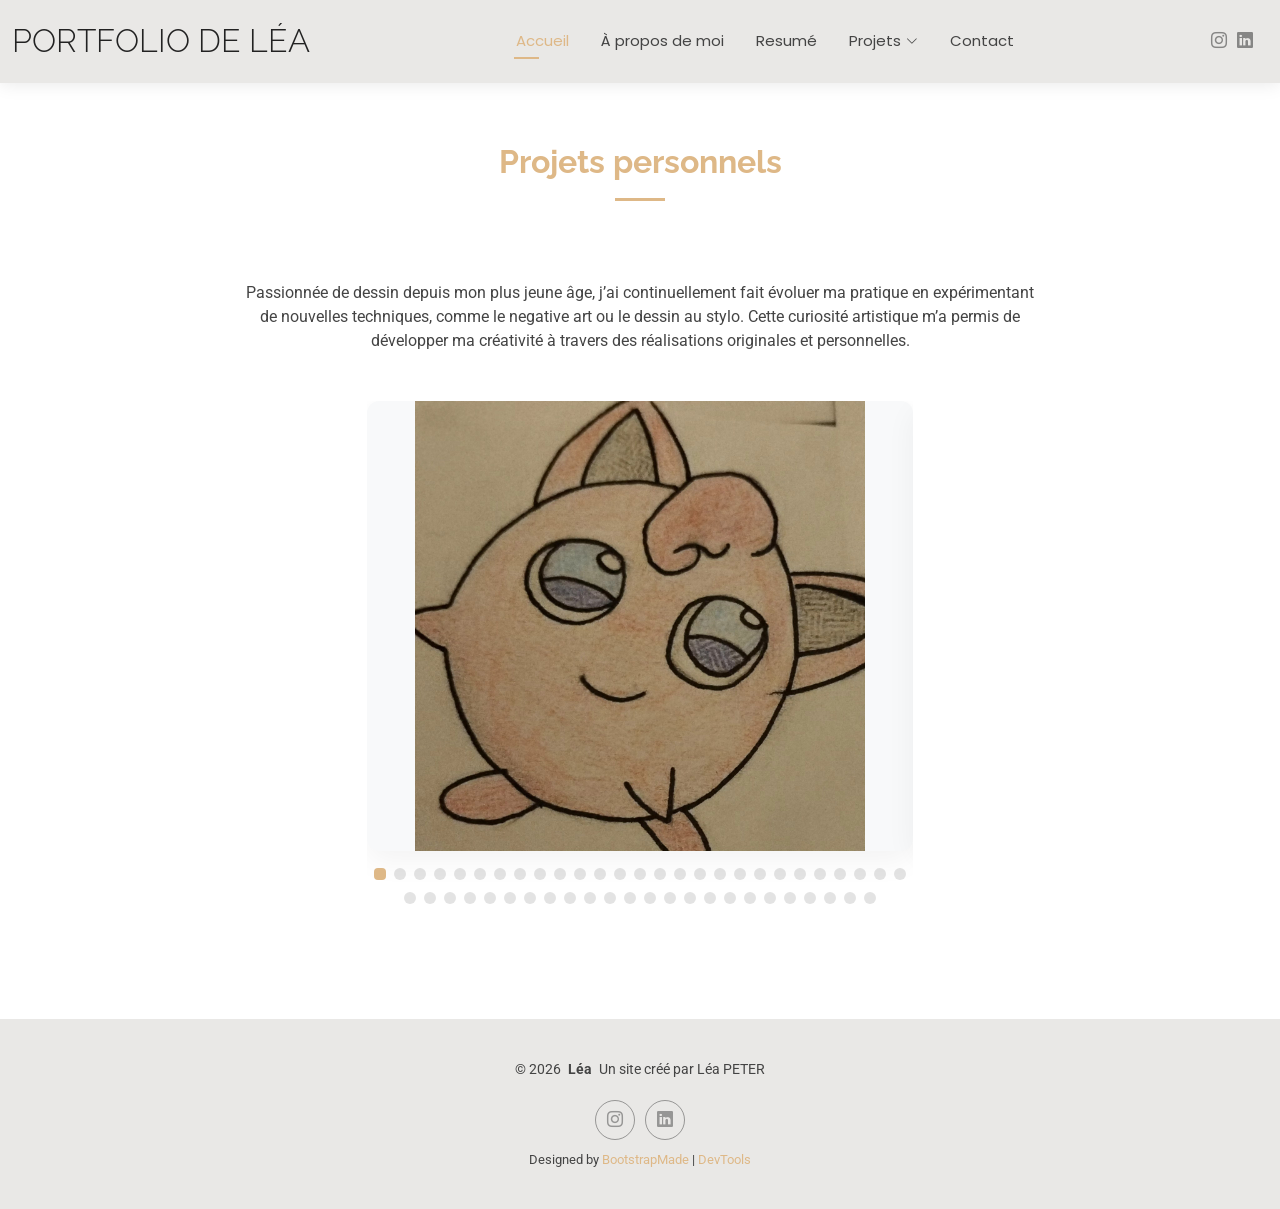
<file: projets-perso.html>
<!DOCTYPE html>
<html lang="fr">

<head>
  <meta charset="utf-8">
  <meta content="width=device-width, initial-scale=1.0" name="viewport">
  <title>Projets personnels</title>
  <meta name="description" content="">
  <meta name="keywords" content="">

  <link href="assets/img/favicon.png" rel="icon">
  <link href="assets/img/apple-touch-icon.png" rel="apple-touch-icon">

  <link href="https://fonts.googleapis.com" rel="preconnect">
  <link href="https://fonts.gstatic.com" rel="preconnect" crossorigin>
  <link href="https://fonts.googleapis.com/css2?family=Roboto:ital,wght=0,100;0,300;0,400;0,500;0,700;0,900;1,100;1,300;1,400;1,500;1,700;1,900&family=Poppins:ital,wght=0,100;0,200;0,300;0,400;0,500;0,600;0,700;0,800;0,900;1,100;1,200;1,300;1,400;1,500;1,600;1,700;1,800;1,900&family=Raleway:ital,wght=0,100;0,200;0,300;0,400;0,500;0,600;0,700;0,800;0,900;1,100;1,200;1,300;1,400;1,500;1,600;1,700;1,800;1,900&display=swap" rel="stylesheet">

  <link href="assets/vendor/bootstrap/css/bootstrap.min.css" rel="stylesheet">
  <link href="assets/vendor/bootstrap-icons/bootstrap-icons.css" rel="stylesheet">
  <link href="assets/vendor/aos/aos.css" rel="stylesheet">
  <link href="assets/vendor/swiper/swiper-bundle.min.css" rel="stylesheet">
  <link href="assets/vendor/glightbox/css/glightbox.min.css" rel="stylesheet">

  <link href="assets/css/main.css" rel="stylesheet">
  <style>
    /* Ajustement de la largeur globale du slider */
    .portfolio-details-slider {
      max-width: 750px; /* Un peu plus large pour s'adapter aux photos paysages et portraits */
      margin: 0 auto;
      padding-bottom: 40px;
    }

    /* Conteneur de chaque image */
    .portfolio-details-slider .swiper-slide {
      display: flex;
      justify-content: center;
      align-items: center;
      background: #f8f9fa;   /* Un fond gris très clair très élégant pour combler les vides */
      border-radius: 12px;   /* Coins arrondis sur le bloc */
      box-shadow: 0 10px 30px rgba(0, 0, 0, 0.05);
      overflow: hidden;
      height: 450px;         /* Hauteur fixe et identique pour tout le monde */
    }

    /* Style des photos à l'intérieur */
    .portfolio-details-slider .swiper-slide img {
      max-width: 100%;
      max-height: 100%;
      width: auto;           /* L'image garde ses proportions d'origine */
      height: auto;          /* L'image n'est JAMAIS coupée */
      object-fit: contain;   /* Force l'image à entrer entièrement dans le cadre */
    }

    /* Puces de navigation */
    .portfolio-details-slider .swiper-pagination .swiper-pagination-bullet-active {
      background-color: var(--nav-color, #383838);
      width: 18px;
      border-radius: 4px;
    }
  </style>
</head>

<body class="portfolio-details-page">

  <header id="header" class="header d-flex align-items-center light-background sticky-top">
    <div class="container-fluid position-relative d-flex align-items-center justify-content-between">

      <a href="index.html" class="logo d-flex align-items-center me-auto me-xl-0">
        <h1 class="sitename">Portfolio de Léa</h1>
      </a>

      <nav id="navmenu" class="navmenu">
        <ul>
          <li><a href="index.html" class="active">Accueil</a></li>
          <li><a href="about.html">À propos de moi</a></li>
          <li><a href="resume.html">Resumé</a></li>
          <li class="dropdown"><a href="#"><span>Projets</span> <i class="bi bi-chevron-down toggle-dropdown"></i></a>
            <ul>
              <li><a href="dev.html">Projets Développement web</a></li>
              <li><a href="design.html">Projets Design graphique</a></li>
              <li><a href="audio.html">Projets Audiovisuelle</a></li>
              <li><a href="comm.html">Projets Communication</a></li>
              <li><a href="projets-perso.html">Projets personnels</a></li>
            </ul>
          </li>
          <li><a href="contact.html">Contact</a></li>
        </ul>
        <i class="mobile-nav-toggle d-xl-none bi bi-list"></i>
      </nav>

      <div class="header-social-links">
        <a href="https://www.instagram.com/im_lsofficial" class="instagram"><i class="bi bi-instagram"></i></a>
        <a href="https://www.linkedin.com/in/leapeter/" class="linkedin"><i class="bi bi-linkedin"></i></a>
      </div>

    </div>
  </header>

  <main class="main">

    <section id="portfolio-details" class="portfolio-details section">
    <div class="container section-title" data-aos="fade-up">
        <h2>Projets personnels</h2>
    </div>

      <div class="container" data-aos="fade-up" data-aos-delay="100">
    <div class="text-center mb-5">
    <p style="max-width: 800px; margin: 0 auto;">
    Passionnée de dessin depuis mon plus jeune âge, j’ai continuellement fait évoluer ma pratique en expérimentant de nouvelles techniques, comme le negative art ou le dessin au stylo. Cette curiosité artistique m’a permis de développer ma créativité à travers des réalisations originales et personnelles.
    </p>
    </div>
        <div class="row gy-4 justify-content-center">

          <!-- Changement de col-lg-8 à col-lg-6 pour affiner la mise en page générale -->
          <div class="col-lg-6">
            <div class="portfolio-details-slider swiper init-swiper">

              <script type="application/json" class="swiper-config">
                {
                  "loop": true,
                  "speed": 600,
                  "autoplay": {
                    "delay": 5000
                  },
                  "slidesPerView": 1,
                  "pagination": {
                    "el": ".swiper-pagination",
                    "type": "bullets",
                    "clickable": true
                  }
                }
              </script>

              <div class="swiper-wrapper align-items-center">

                <div class="swiper-slide">
                  <img src="projets_perso/1.jpg" alt="Photo 1">
                </div>

                <div class="swiper-slide">
                  <img src="projets_perso/2.jpg" alt="Photo 2">
                </div>

                <div class="swiper-slide">
                  <img src="projets_perso/3.jpg" alt="Photo 3">
                </div>

                <div class="swiper-slide">
                  <img src="projets_perso/4.jpg" alt="Photo 4">
                </div>

                <div class="swiper-slide">
                  <img src="projets_perso/5.jpg" alt="Photo 5">
                </div>

                <div class="swiper-slide">
                  <img src="projets_perso/6.jpg" alt="Photo 6">
                </div>

                <div class="swiper-slide">
                  <img src="projets_perso/7.jpg" alt="Photo 7">
                </div>

                <div class="swiper-slide">
                  <img src="projets_perso/8.jpg" alt="Photo 8">
                </div>

                <div class="swiper-slide">
                  <img src="projets_perso/9.jpg" alt="Photo 9">
                </div>

                <div class="swiper-slide">
                  <img src="projets_perso/10.jpg" alt="Photo 10">
                </div>

                <div class="swiper-slide">
                  <img src="projets_perso/11.jpg" alt="Photo 11">
                </div>

                <div class="swiper-slide">
                  <img src="projets_perso/12.jpg" alt="Photo 12">
                </div>

                <div class="swiper-slide">
                  <img src="projets_perso/13.jpg" alt="Photo 13">
                </div>

                <div class="swiper-slide">
                  <img src="projets_perso/14.jpg" alt="Photo 14">
                </div>

                <div class="swiper-slide">
                  <img src="projets_perso/15.jpg" alt="Photo 15">
                </div>

                <div class="swiper-slide">
                  <img src="projets_perso/16.jpg" alt="Photo 16">
                </div>

                <div class="swiper-slide">
                  <img src="projets_perso/17.jpg" alt="Photo 17">
                </div>

                <div class="swiper-slide">
                  <img src="projets_perso/18.jpg" alt="Photo 18">
                </div>

                <div class="swiper-slide">
                  <img src="projets_perso/19.jpg" alt="Photo 19">
                </div>

                <div class="swiper-slide">
                  <img src="projets_perso/20.jpg" alt="Photo 20">
                </div>

                <div class="swiper-slide">
                  <img src="projets_perso/21.jpg" alt="Photo 21">
                </div>

                <div class="swiper-slide">
                  <img src="projets_perso/22.jpg" alt="Photo 22">
                </div>

                <div class="swiper-slide">
                  <img src="projets_perso/23.jpg" alt="Photo 23">
                </div>

                <div class="swiper-slide">
                  <img src="projets_perso/24.jpg" alt="Photo 24">
                </div>

                <div class="swiper-slide">
                  <img src="projets_perso/25.jpg" alt="Photo 25">
                </div>

                <div class="swiper-slide">
                  <img src="projets_perso/26.jpg" alt="Photo 26">
                </div>

                <div class="swiper-slide">
                  <img src="projets_perso/27.jpg" alt="Photo 27">
                </div>

                <div class="swiper-slide">
                  <img src="projets_perso/28.jpg" alt="Photo 28">
                </div>

                <div class="swiper-slide">
                  <img src="projets_perso/29.jpg" alt="Photo 29">
                </div>

                <div class="swiper-slide">
                  <img src="projets_perso/30.jpg" alt="Photo 30">
                </div>

                <div class="swiper-slide">
                  <img src="projets_perso/31.jpg" alt="Photo 31">
                </div>

                <div class="swiper-slide">
                  <img src="projets_perso/32.jpg" alt="Photo 32">
                </div>

                <div class="swiper-slide">
                  <img src="projets_perso/33.jpg" alt="Photo 33">
                </div>

                <div class="swiper-slide">
                  <img src="projets_perso/34.jpg" alt="Photo 34">
                </div>

                <div class="swiper-slide">
                  <img src="projets_perso/35.jpg" alt="Photo 35">
                </div>

                <div class="swiper-slide">
                  <img src="projets_perso/36.jpg" alt="Photo 36">
                </div>

                <div class="swiper-slide">
                  <img src="projets_perso/37.jpg" alt="Photo 37">
                </div>

                <div class="swiper-slide">
                  <img src="projets_perso/38.jpg" alt="Photo 38">
                </div>

                <div class="swiper-slide">
                  <img src="projets_perso/39.jpg" alt="Photo 39">
                </div>

                <div class="swiper-slide">
                  <img src="projets_perso/40.jpg" alt="Photo 40">
                </div>

                <div class="swiper-slide">
                  <img src="projets_perso/41.jpg" alt="Photo 41">
                </div>

                <div class="swiper-slide">
                  <img src="projets_perso/42.jpg" alt="Photo 42">
                </div>

                <div class="swiper-slide">
                  <img src="projets_perso/43.jpg" alt="Photo 43">
                </div>

                <div class="swiper-slide">
                  <img src="projets_perso/44.jpg" alt="Photo 44">
                </div>

                <div class="swiper-slide">
                  <img src="projets_perso/45.jpg" alt="Photo 45">
                </div>

                <div class="swiper-slide">
                  <img src="projets_perso/46.jpg" alt="Photo 46">
                </div>

                <div class="swiper-slide">
                  <img src="projets_perso/47.jpg" alt="Photo 47">
                </div>

                <div class="swiper-slide">
                  <img src="projets_perso/48.jpg" alt="Photo 48">
                </div>

                <div class="swiper-slide">
                  <img src="projets_perso/49.jpg" alt="Photo 49">
                </div>

                <div class="swiper-slide">
                  <img src="projets_perso/50.jpg" alt="Photo 50">
                </div>

                <div class="swiper-slide">
                  <img src="projets_perso/51.jpg" alt="Photo 51">
                </div>
              </div>
              <div class="swiper-pagination"></div>
            </div>
          </div>

        </div>

      </div>

    </section>
  </main>

  <footer id="footer" class="footer light-background">
    <div class="container">
      <div class="copyright text-center ">
        <p>© <span>2026</span> <strong class="px-1 sitename">Léa</strong> <span>Un site créé par Léa PETER<br></span></p>
      </div>
      <div class="social-links d-flex justify-content-center">
        <a href="https://www.instagram.com/im_lsofficial" class="instagram"><i class="bi bi-instagram"></i></a>
        <a href="https://www.linkedin.com/in/leapeter/" class="linkedin"><i class="bi bi-linkedin"></i></a>
      </div>
      <div class="credits">
        Designed by <a href="https://bootstrapmade.com/">BootstrapMade</a> | <a href="https://bootstrapmade.com/tools/">DevTools</a>
      </div>
    </div>
  </footer>

  <a href="#" id="scroll-top" class="scroll-top d-flex align-items-center justify-content-center"><i class="bi bi-arrow-up-short"></i></a>

  <div id="preloader"></div>

  <script src="assets/vendor/bootstrap/js/bootstrap.bundle.min.js"></script>
  <script src="assets/vendor/php-email-form/validate.js"></script>
  <script src="assets/vendor/aos/aos.js"></script>
  <script src="assets/vendor/waypoints/noframework.waypoints.js"></script>
  <script src="assets/vendor/purecounter/purecounter_vanilla.js"></script>
  <script src="assets/vendor/swiper/swiper-bundle.min.js"></script>
  <script src="assets/vendor/glightbox/js/glightbox.min.js"></script>
  <script src="assets/vendor/imagesloaded/imagesloaded.pkgd.min.js"></script>
  <script src="assets/vendor/isotope-layout/isotope.pkgd.min.js"></script>

  <script src="assets/js/main.js"></script>

</body>

</html>
</file>
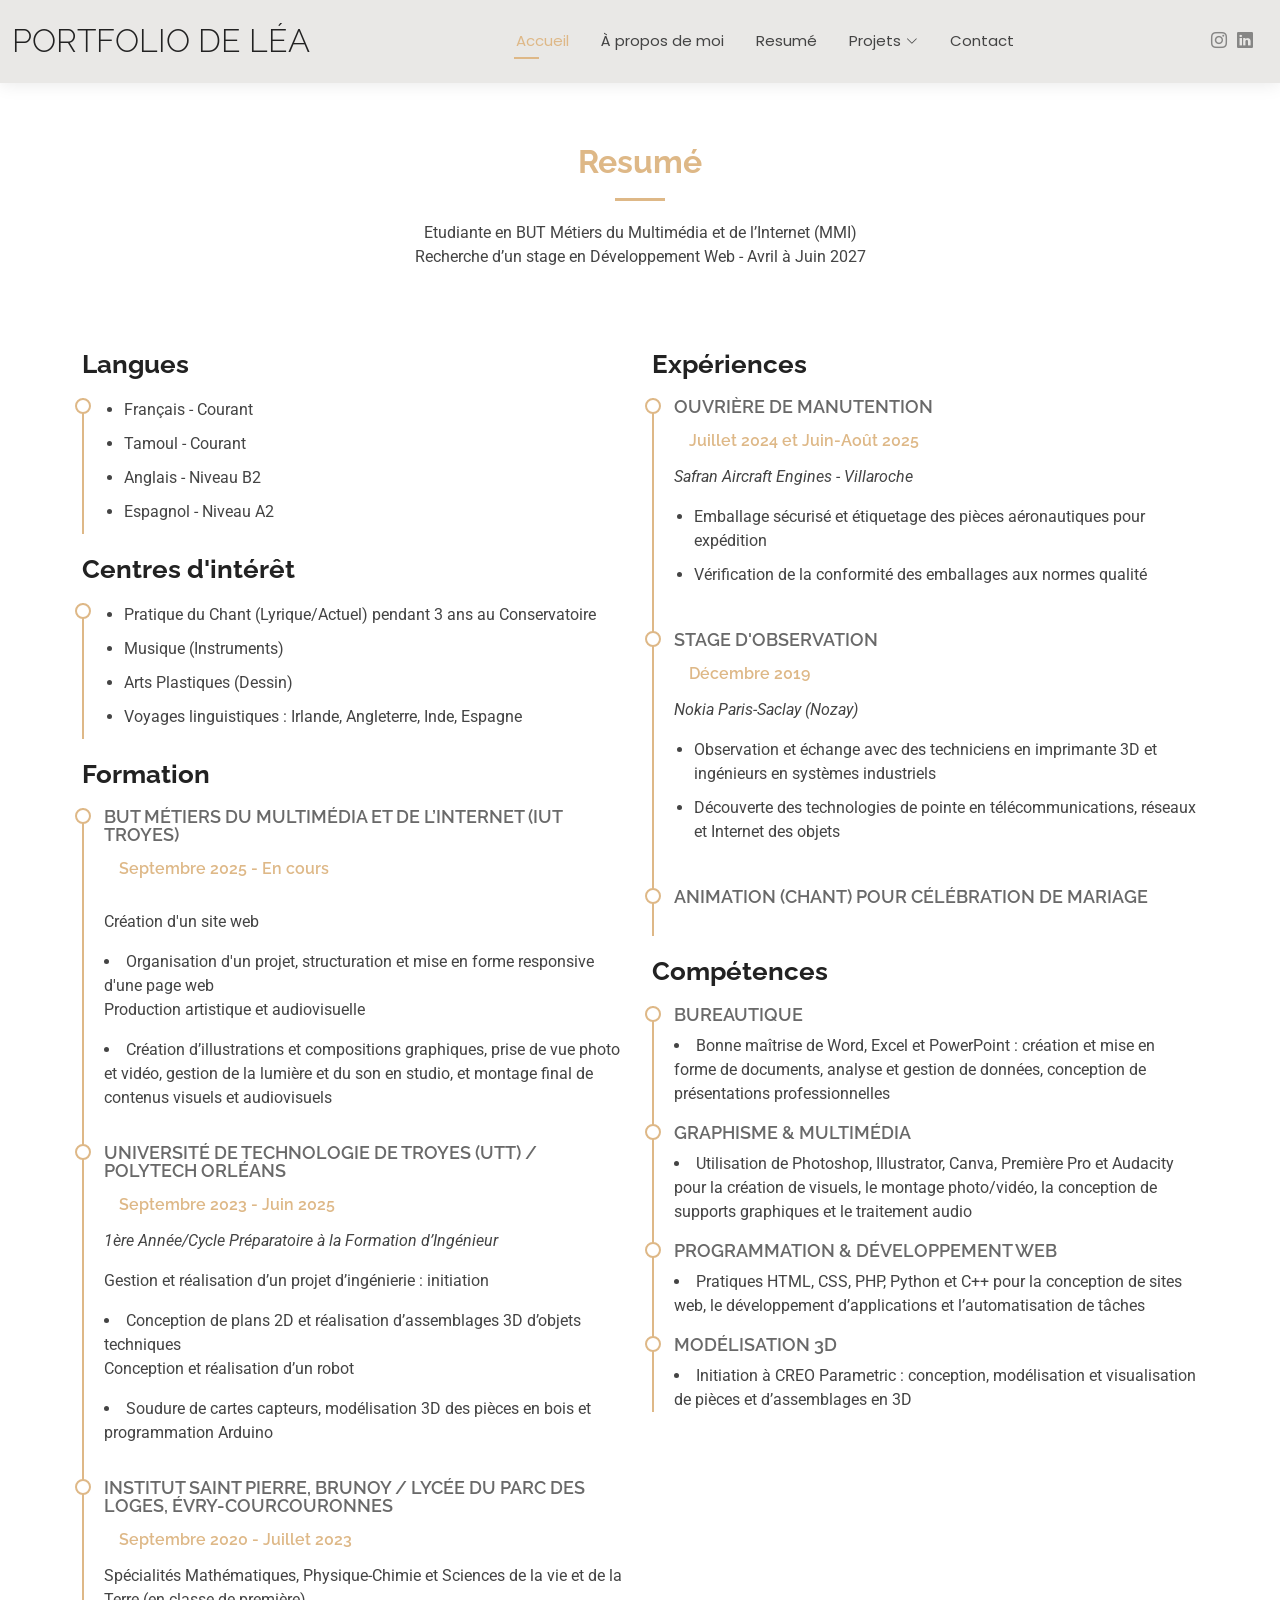
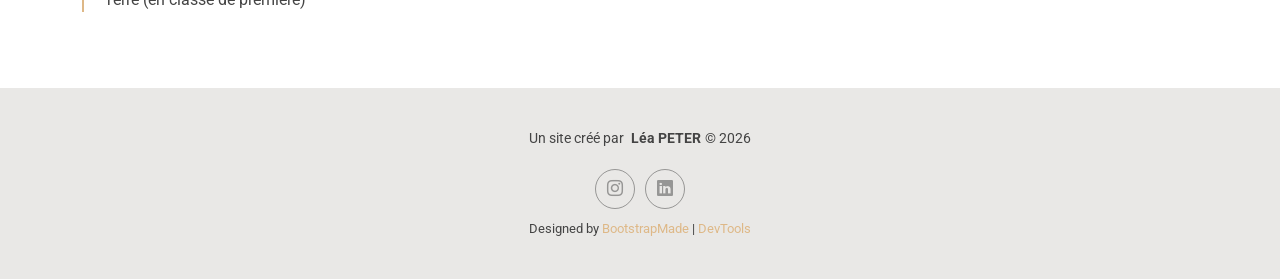
<file: resume.html>
<!DOCTYPE html>
<html lang="fr">

<head>
  <meta charset="utf-8">
  <meta content="width=device-width, initial-scale=1.0" name="viewport">
  <title>Resume - Léa</title>
  <meta name="description" content="">
  <meta name="keywords" content="">

  <!-- Favicons -->
  <link href="assets/img/favicon.png" rel="icon">
  <link href="assets/img/apple-touch-icon.png" rel="apple-touch-icon">

  <!-- Fonts -->
  <link href="https://fonts.googleapis.com" rel="preconnect">
  <link href="https://fonts.gstatic.com" rel="preconnect" crossorigin>
  <link href="https://fonts.googleapis.com/css2?family=Roboto:ital,wght@0,100;0,300;0,400;0,500;0,700;0,900;1,100;1,300;1,400;1,500;1,700;1,900&family=Poppins:ital,wght@0,100;0,200;0,300;0,400;0,500;0,600;0,700;0,800;0,900;1,100;1,200;1,300;1,400;1,500;1,600;1,700;1,800;1,900&family=Raleway:ital,wght@0,100;0,200;0,300;0,400;0,500;0,600;0,700;0,800;0,900;1,100;1,200;1,300;1,400;1,500;1,600;1,700;1,800;1,900&display=swap" rel="stylesheet">

  <!-- Vendor CSS Files -->
  <link href="assets/vendor/bootstrap/css/bootstrap.min.css" rel="stylesheet">
  <link href="assets/vendor/bootstrap-icons/bootstrap-icons.css" rel="stylesheet">
  <link href="assets/vendor/aos/aos.css" rel="stylesheet">
  <link href="assets/vendor/swiper/swiper-bundle.min.css" rel="stylesheet">
  <link href="assets/vendor/glightbox/css/glightbox.min.css" rel="stylesheet">

  <!-- Main CSS File -->
  <link href="assets/css/main.css" rel="stylesheet">
</head>

<body class="resume-page">

  <header id="header" class="header d-flex align-items-center light-background sticky-top">
    <div class="container-fluid position-relative d-flex align-items-center justify-content-between">

      <a href="index.html" class="logo d-flex align-items-center me-auto me-xl-0">
        <h1 class="sitename">Portfolio de Léa</h1>
      </a>

      <nav id="navmenu" class="navmenu">
        <ul>
          <li><a href="index.html" class="active">Accueil</a></li>
          <li><a href="about.html">À propos de moi</a></li>
          <li><a href="resume.html">Resumé</a></li>
          <li class="dropdown"><a href="#"><span>Projets</span> <i class="bi bi-chevron-down toggle-dropdown"></i></a>
            <ul>
              <li><a href="dev.html">Projets Développement web</a></li>
              <li><a href="design.html">Projets Design graphique</a></li>
              <li><a href="audio.html">Projets Audiovisuelle</a></li>
              <li><a href="comm.html">Projets Communication</a></li>
              <li><a href="projets-perso.html">Projets personnels</a></li>
            </ul>
          </li>
          <li><a href="contact.html">Contact</a></li>
        </ul>
        <i class="mobile-nav-toggle d-xl-none bi bi-list"></i>
      </nav>

      <div class="header-social-links">
        <a href="https://www.instagram.com/im_lsofficial"><i class="bi bi-instagram"></i></a>
        <a href="https://www.linkedin.com/in/leapeter/"><i class="bi bi-linkedin"></i></a>
      </div>

    </div>
  </header>

  <main class="main">

    <section id="resume" class="resume section">

      <div class="container section-title" data-aos="fade-up">
        <h2>Resumé</h2>
        <p>Etudiante en BUT Métiers du Multimédia et de l’Internet (MMI) <br>Recherche d’un stage en Développement Web - Avril à Juin 2027</p>
      </div>

      <div class="container">

        <div class="row">

          <div class="col-lg-6" data-aos="fade-up" data-aos-delay="100">
            <h3 class="resume-title">Langues</h3>

            <div class="resume-item pb-0">
              <ul>
                <li>Français - Courant</li>
                <li>Tamoul - Courant</li>
                <li>Anglais - Niveau B2</li>
                <li>Espagnol - Niveau A2</li>
              </ul>
            </div><!-- Edn Resume Item -->

            <h3 class="resume-title">Centres d'intérêt</h3>

            <div class="resume-item pb-0">
              <ul>
                <li>Pratique du Chant (Lyrique/Actuel) pendant 3 ans au Conservatoire</li>
                <li>Musique (Instruments)</li>
                <li>Arts Plastiques (Dessin)</li>
                <li>Voyages linguistiques : Irlande, Angleterre, Inde, Espagne</li>
              </ul>
            </div><!-- Edn Resume Item -->

            <h3 class="resume-title">Formation</h3>
            <div class="resume-item">
              <h4>BUT Métiers du Multimédia et de l’Internet (IUT Troyes)</h4>
              <h5>Septembre 2025 - En cours</h5>
              <p><p>Création d'un site web<br>
              <li>Organisation d'un projet, structuration et mise en forme responsive d'une page web</li>
              <p>Production artistique et audiovisuelle<br>
                <li>Création d’illustrations et compositions graphiques, prise de vue photo et vidéo, gestion de la lumière et du son en studio, et montage final de contenus visuels et audiovisuels</li>
              </p>
              </div>

            <div class="resume-item">
              <h4>Université de Technologie de Troyes (UTT) / Polytech Orléans</h4>
              <h5>Septembre 2023 - Juin 2025</h5>
              <p><em>1ère Année/Cycle Préparatoire à la Formation d’Ingénieur</em></p>
              <p><p>Gestion et réalisation d’un projet d’ingénierie : initiation<br>
              <li>Conception de plans 2D et réalisation d’assemblages 3D d’objets techniques</li>
              <p>Conception et réalisation d’un robot<br>
                <li>Soudure de cartes capteurs, modélisation 3D des pièces en bois et programmation Arduino</li>
              </p>
              </div>

            <div class="resume-item">
              <h4>Institut Saint Pierre, Brunoy / Lycée du Parc des Loges, Évry-Courcouronnes</h4>
              <h5>Septembre 2020 - Juillet 2023</h5>
              <p>Spécialités Mathématiques, Physique-Chimie et Sciences de la vie et de la Terre (en classe de première)</p>
            </div>

          </div>

          <div class="col-lg-6" data-aos="fade-up" data-aos-delay="200">
            <h3 class="resume-title">Expériences</h3>
            <div class="resume-item">
              <h4>Ouvrière de manutention</h4>
              <h5>Juillet 2024 et Juin-Août 2025</h5>
              <p><em>Safran Aircraft Engines -  Villaroche</em></p>
              <ul>
                <li>Emballage sécurisé et étiquetage des pièces aéronautiques pour expédition</li>
                <li>Vérification de la conformité des emballages aux normes qualité</li>
              </ul>
            </div>

            <div class="resume-item">
              <h4>Stage d'observation</h4>
              <h5>Décembre 2019</h5>
              <p><em>Nokia Paris-Saclay (Nozay)</em></p>
              <ul>
                <li>Observation et échange avec des techniciens en imprimante 3D et ingénieurs en systèmes industriels</li>
                <li>Découverte des technologies de pointe en télécommunications, réseaux et Internet des objets</li>
              </ul>
            </div>

            <div class="resume-item">
              <h4>Animation (Chant) pour Célébration de Mariage</h4>
            </div>

            <h3 class="resume-title">Compétences</h3>
            <div class="resume-item">
              <h4>Bureautique</h4>
                <li>Bonne maîtrise de Word, Excel et PowerPoint : création et mise en forme de documents, analyse et gestion de données, conception de présentations professionnelles</li>
              </ul>
            </div>

            <div class="resume-item">
              <h4>Graphisme & Multimédia</h4>
                <li>Utilisation de Photoshop, Illustrator, Canva, Première Pro et Audacity pour la création de visuels, le montage photo/vidéo, la conception de supports graphiques et le traitement audio</li>
              </ul>
            </div>

            <div class="resume-item">
              <h4>Programmation & Développement Web</h4>
                <li>Pratiques HTML, CSS, PHP, Python et C++ pour la conception de sites web, le développement d’applications et l’automatisation de tâches</li>
              </ul>
            </div>

            <div class="resume-item">
              <h4>Modélisation 3D</h4>
                <li>Initiation à CREO Parametric : conception, modélisation et visualisation de pièces et d’assemblages en 3D</li>
              </ul>
            </div>

          </div>

        </div>

      </div>

    </section>

  </main>

  <footer id="footer" class="footer light-background">

    <div class="container">
      <div class="copyright text-center ">
        <p><span>Un site créé par</span> <strong class="px-1 sitename">Léa PETER</strong>© <span>2026</span></p>
      </div>
      <div class="social-links d-flex justify-content-center">
        <a href="https://www.instagram.com/im_lsofficial"><i class="bi bi-instagram"></i></a>
        <a href="https://www.linkedin.com/in/leapeter/"><i class="bi bi-linkedin"></i></a>
      </div>
      <div class="credits">
        Designed by <a href="https://bootstrapmade.com/">BootstrapMade</a> | <a href="https://bootstrapmade.com/tools/">DevTools</a>
      </div>
    </div>

  </footer>

  <!-- Scroll Top -->
  <a href="#" id="scroll-top" class="scroll-top d-flex align-items-center justify-content-center"><i class="bi bi-arrow-up-short"></i></a>

  <!-- Preloader -->
  <div id="preloader"></div>

  <!-- Vendor JS Files -->
  <script src="assets/vendor/bootstrap/js/bootstrap.bundle.min.js"></script>
  <script src="assets/vendor/php-email-form/validate.js"></script>
  <script src="assets/vendor/aos/aos.js"></script>
  <script src="assets/vendor/waypoints/noframework.waypoints.js"></script>
  <script src="assets/vendor/purecounter/purecounter_vanilla.js"></script>
  <script src="assets/vendor/swiper/swiper-bundle.min.js"></script>
  <script src="assets/vendor/glightbox/js/glightbox.min.js"></script>
  <script src="assets/vendor/imagesloaded/imagesloaded.pkgd.min.js"></script>
  <script src="assets/vendor/isotope-layout/isotope.pkgd.min.js"></script>

  <script src="assets/js/main.js"></script>

</body>

</html>
</file>
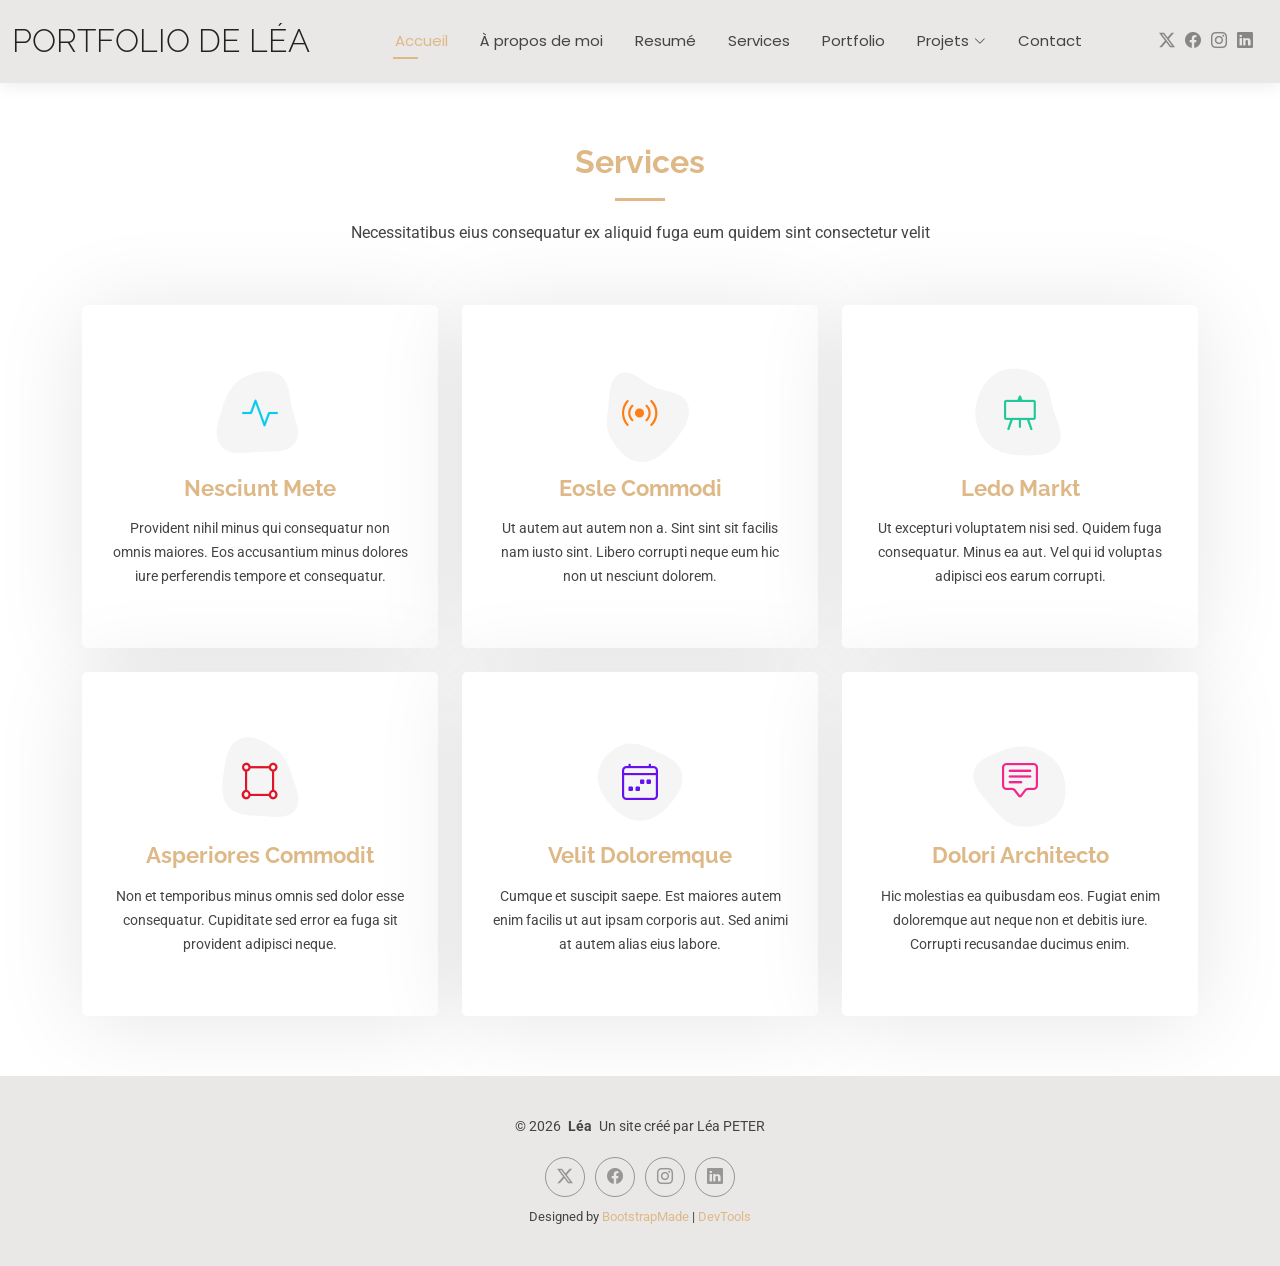
<file: services.html>
<!DOCTYPE html>
<html lang="en">

<head>
  <meta charset="utf-8">
  <meta content="width=device-width, initial-scale=1.0" name="viewport">
  <title>Services - Léa</title>
  <meta name="description" content="">
  <meta name="keywords" content="">

  <!-- Favicons -->
  <link href="assets/img/favicon.png" rel="icon">
  <link href="assets/img/apple-touch-icon.png" rel="apple-touch-icon">

  <!-- Fonts -->
  <link href="https://fonts.googleapis.com" rel="preconnect">
  <link href="https://fonts.gstatic.com" rel="preconnect" crossorigin>
  <link href="https://fonts.googleapis.com/css2?family=Roboto:ital,wght@0,100;0,300;0,400;0,500;0,700;0,900;1,100;1,300;1,400;1,500;1,700;1,900&family=Poppins:ital,wght@0,100;0,200;0,300;0,400;0,500;0,600;0,700;0,800;0,900;1,100;1,200;1,300;1,400;1,500;1,600;1,700;1,800;1,900&family=Raleway:ital,wght@0,100;0,200;0,300;0,400;0,500;0,600;0,700;0,800;0,900;1,100;1,200;1,300;1,400;1,500;1,600;1,700;1,800;1,900&display=swap" rel="stylesheet">

  <!-- Vendor CSS Files -->
  <link href="assets/vendor/bootstrap/css/bootstrap.min.css" rel="stylesheet">
  <link href="assets/vendor/bootstrap-icons/bootstrap-icons.css" rel="stylesheet">
  <link href="assets/vendor/aos/aos.css" rel="stylesheet">
  <link href="assets/vendor/swiper/swiper-bundle.min.css" rel="stylesheet">
  <link href="assets/vendor/glightbox/css/glightbox.min.css" rel="stylesheet">

  <!-- Main CSS File -->
  <link href="assets/css/main.css" rel="stylesheet">
</head>

<body class="services-page">

  <header id="header" class="header d-flex align-items-center light-background sticky-top">
    <div class="container-fluid position-relative d-flex align-items-center justify-content-between">

      <a href="index.html" class="logo d-flex align-items-center me-auto me-xl-0">
        <!-- Uncomment the line below if you also wish to use an image logo -->
        <!-- <img src="assets/img/logo.png" alt=""> -->
        <h1 class="sitename">Portfolio de Léa</h1>
      </a>

      <nav id="navmenu" class="navmenu">
        <ul>
          <li><a href="index.html" class="active">Accueil</a></li>
          <li><a href="about.html">À propos de moi</a></li>
          <li><a href="resume.html">Resumé</a></li>
          <li><a href="services.html">Services</a></li>
          <li><a href="portfolio.html">Portfolio</a></li>
          <li class="dropdown"><a href="#"><span>Projets</span> <i class="bi bi-chevron-down toggle-dropdown"></i></a>
          <ul>
              <li><a href="#">Dropdown 1</a></li>
              <li class="dropdown"><a href="#"><span>Deep Dropdown</span> <i class="bi bi-chevron-down toggle-dropdown"></i></a>
                <ul>
                  <li><a href="#">Deep Dropdown 1</a></li>
                  <li><a href="#">Deep Dropdown 2</a></li>
                  <li><a href="#">Deep Dropdown 3</a></li>
                  <li><a href="#">Deep Dropdown 4</a></li>
                  <li><a href="#">Deep Dropdown 5</a></li>
                </ul>
              </li>
              <li><a href="#">Dropdown 2</a></li>
              <li><a href="#">Dropdown 3</a></li>
              <li><a href="#">Dropdown 4</a></li>
            </ul>
          </li>
          <li><a href="contact.html">Contact</a></li>
        </ul>
        <i class="mobile-nav-toggle d-xl-none bi bi-list"></i>
      </nav>

      <div class="header-social-links">
        <a href="#" class="twitter"><i class="bi bi-twitter-x"></i></a>
        <a href="#" class="facebook"><i class="bi bi-facebook"></i></a>
        <a href="#" class="instagram"><i class="bi bi-instagram"></i></a>
        <a href="#" class="linkedin"><i class="bi bi-linkedin"></i></a>
      </div>

    </div>
  </header>

  <main class="main">

    <!-- Services Section -->
    <section id="services" class="services section">

      <!-- Section Title -->
      <div class="container section-title" data-aos="fade-up">
        <h2>Services</h2>
        <p>Necessitatibus eius consequatur ex aliquid fuga eum quidem sint consectetur velit</p>
      </div><!-- End Section Title -->

      <div class="container">

        <div class="row gy-4">

          <div class="col-lg-4 col-md-6" data-aos="fade-up" data-aos-delay="100">
            <div class="service-item item-cyan position-relative">
              <div class="icon">
                <svg width="100" height="100" viewBox="0 0 600 600" xmlns="http://www.w3.org/2000/svg">
                  <path stroke="none" stroke-width="0" fill="#f5f5f5" d="M300,521.0016835830174C376.1290562159157,517.8887921683347,466.0731472004068,529.7835943286574,510.70327084640275,468.03025145048787C554.3714126377745,407.6079735673963,508.03601936045806,328.9844924480964,491.2728898941984,256.3432110539036C474.5976632858925,184.082847569629,479.9380746630129,96.60480741107993,416.23090153303,58.64404602377083C348.86323505073057,18.502131276798302,261.93793281208167,40.57373210992963,193.5410806939664,78.93577620505333C130.42746243093433,114.334589627462,98.30271207620316,179.96522072025542,76.75703585869454,249.04625023123273C51.97151888228291,328.5150500222984,13.704378332031375,421.85034740162234,66.52175969318436,486.19268352777647C119.04800174914682,550.1803526380478,217.28368757567262,524.383925680826,300,521.0016835830174"></path>
                </svg>
                <i class="bi bi-activity"></i>
              </div>
              <a href="#" class="stretched-link">
                <h3>Nesciunt Mete</h3>
              </a>
              <p>Provident nihil minus qui consequatur non omnis maiores. Eos accusantium minus dolores iure perferendis tempore et consequatur.</p>
            </div>
          </div><!-- End Service Item -->

          <div class="col-lg-4 col-md-6" data-aos="fade-up" data-aos-delay="200">
            <div class="service-item item-orange position-relative">
              <div class="icon">
                <svg width="100" height="100" viewBox="0 0 600 600" xmlns="http://www.w3.org/2000/svg">
                  <path stroke="none" stroke-width="0" fill="#f5f5f5" d="M300,582.0697525312426C382.5290701553225,586.8405444964366,449.9789794690241,525.3245884688669,502.5850820975895,461.55621195738473C556.606425686781,396.0723002908107,615.8543463187945,314.28637112970534,586.6730223649479,234.56875336149918C558.9533121215079,158.8439757836574,454.9685369536778,164.00468322053177,381.49747125262974,130.76875717737553C312.15926192815925,99.40240125094834,248.97055460311594,18.661163978235184,179.8680185752513,50.54337015887873C110.5421016452524,82.52863877960104,119.82277516462835,180.83849132639028,109.12597500060166,256.43424936330496C100.08760227029461,320.3096726198365,92.17705696193138,384.0621239912766,124.79988738764834,439.7174275375508C164.83382741302287,508.01625554203684,220.96474134820875,577.5009287672846,300,582.0697525312426"></path>
                </svg>
                <i class="bi bi-broadcast"></i>
              </div>
              <a href="#" class="stretched-link">
                <h3>Eosle Commodi</h3>
              </a>
              <p>Ut autem aut autem non a. Sint sint sit facilis nam iusto sint. Libero corrupti neque eum hic non ut nesciunt dolorem.</p>
            </div>
          </div><!-- End Service Item -->

          <div class="col-lg-4 col-md-6" data-aos="fade-up" data-aos-delay="300">
            <div class="service-item item-teal position-relative">
              <div class="icon">
                <svg width="100" height="100" viewBox="0 0 600 600" xmlns="http://www.w3.org/2000/svg">
                  <path stroke="none" stroke-width="0" fill="#f5f5f5" d="M300,541.5067337569781C382.14930387511276,545.0595476570109,479.8736841581634,548.3450877840088,526.4010558755058,480.5488172755941C571.5218469581645,414.80211281144784,517.5187510058486,332.0715597781072,496.52539010469104,255.14436215662573C477.37192572678356,184.95920475031193,473.57363656557914,105.61284051026155,413.0603344069578,65.22779650032875C343.27470386102294,18.654635553484475,251.2091493199835,5.337323636656869,175.0934190732945,40.62881213300186C97.87086631185822,76.43348514350839,51.98124368387456,156.15599469081315,36.44837278890362,239.84606092416172C21.716077023791087,319.22268207091537,43.775223500013084,401.1760424656574,96.891909868211,461.97329694683043C147.22146801428983,519.5804099606455,223.5754009179313,538.201503339737,300,541.5067337569781"></path>
                </svg>
                <i class="bi bi-easel"></i>
              </div>
              <a href="#" class="stretched-link">
                <h3>Ledo Markt</h3>
              </a>
              <p>Ut excepturi voluptatem nisi sed. Quidem fuga consequatur. Minus ea aut. Vel qui id voluptas adipisci eos earum corrupti.</p>
            </div>
          </div><!-- End Service Item -->

          <div class="col-lg-4 col-md-6" data-aos="fade-up" data-aos-delay="400">
            <div class="service-item item-red position-relative">
              <div class="icon">
                <svg width="100" height="100" viewBox="0 0 600 600" xmlns="http://www.w3.org/2000/svg">
                  <path stroke="none" stroke-width="0" fill="#f5f5f5" d="M300,503.46388370962813C374.79870501325706,506.71871716319447,464.8034551963731,527.1746412648533,510.4981551193396,467.86667711651364C555.9287308511215,408.9015244558933,512.6030010748507,327.5744911775523,490.211057578863,256.5855673507754C471.097692560561,195.9906835881958,447.69079081568157,138.11976852964426,395.19560036434837,102.3242989838813C329.3053358748298,57.3949838291264,248.02791733380457,8.279543830951368,175.87071277845988,42.242879143198664C103.41431057327972,76.34704239035025,93.79494320519305,170.9812938413882,81.28167332365135,250.07896920659033C70.17666984294237,320.27484674793965,64.84698225790005,396.69656628748305,111.28512138212992,450.4950937839243C156.20124167950087,502.5303643271138,231.32542653798444,500.4755392045468,300,503.46388370962813"></path>
                </svg>
                <i class="bi bi-bounding-box-circles"></i>
              </div>
              <a href="#" class="stretched-link">
                <h3>Asperiores Commodit</h3>
              </a>
              <p>Non et temporibus minus omnis sed dolor esse consequatur. Cupiditate sed error ea fuga sit provident adipisci neque.</p>
              <a href="#" class="stretched-link"></a>
            </div>
          </div><!-- End Service Item -->

          <div class="col-lg-4 col-md-6" data-aos="fade-up" data-aos-delay="500">
            <div class="service-item item-indigo position-relative">
              <div class="icon">
                <svg width="100" height="100" viewBox="0 0 600 600" xmlns="http://www.w3.org/2000/svg">
                  <path stroke="none" stroke-width="0" fill="#f5f5f5" d="M300,532.3542879108572C369.38199826031484,532.3153073249985,429.10787420159085,491.63046689027357,474.5244479745417,439.17860296908856C522.8885846962883,383.3225815378663,569.1668002868075,314.3205725914397,550.7432151929288,242.7694973846089C532.6665558377875,172.5657663291529,456.2379748765914,142.6223662098291,390.3689995646985,112.34683881706744C326.66090330228417,83.06452184765237,258.84405631176094,53.51806209861945,193.32584062364296,78.48882559362697C121.61183558270385,105.82097193414197,62.805066853699245,167.19869350419734,48.57481801355237,242.6138429142374C34.843463184063346,315.3850353017275,76.69343916112496,383.4422959591041,125.22947124332185,439.3748458443577C170.7312796277747,491.8107796887764,230.57421082200815,532.3932930995766,300,532.3542879108572"></path>
                </svg>
                <i class="bi bi-calendar4-week icon"></i>
              </div>
              <a href="#" class="stretched-link">
                <h3>Velit Doloremque</h3>
              </a>
              <p>Cumque et suscipit saepe. Est maiores autem enim facilis ut aut ipsam corporis aut. Sed animi at autem alias eius labore.</p>
              <a href="#" class="stretched-link"></a>
            </div>
          </div><!-- End Service Item -->

          <div class="col-lg-4 col-md-6" data-aos="fade-up" data-aos-delay="600">
            <div class="service-item item-pink position-relative">
              <div class="icon">
                <svg width="100" height="100" viewBox="0 0 600 600" xmlns="http://www.w3.org/2000/svg">
                  <path stroke="none" stroke-width="0" fill="#f5f5f5" d="M300,566.797414625762C385.7384707136149,576.1784315230908,478.7894351017131,552.8928747891023,531.9192734346935,484.94944893311C584.6109503024035,417.5663521118492,582.489472248146,322.67544863468447,553.9536738515405,242.03673114598146C529.1557734026468,171.96086150256528,465.24506316201064,127.66468636344209,395.9583748389544,100.7403814666027C334.2173773831606,76.7482773500951,269.4350130405921,84.62216499799875,207.1952322260088,107.2889140133804C132.92018162631612,134.33871894543012,41.79353780512637,160.00259165414826,22.644507872594943,236.69541883565114C3.319112789854554,314.0945973066697,72.72355303640163,379.243833228382,124.04198916343866,440.3218312028393C172.9286146004772,498.5055451809895,224.45579914871206,558.5317968840102,300,566.797414625762"></path>
                </svg>
                <i class="bi bi-chat-square-text"></i>
              </div>
              <a href="#" class="stretched-link">
                <h3>Dolori Architecto</h3>
              </a>
              <p>Hic molestias ea quibusdam eos. Fugiat enim doloremque aut neque non et debitis iure. Corrupti recusandae ducimus enim.</p>
              <a href="#" class="stretched-link"></a>
            </div>
          </div><!-- End Service Item -->

        </div>

      </div>

    </section><!-- /Services Section -->

  </main>

  <footer id="footer" class="footer light-background">

    <div class="container">
      <div class="copyright text-center ">
        <p>© <span>2026</span> <strong class="px-1 sitename">Léa</strong> <span>Un site créé par Léa PETER<br></span></p>
      </div>
      <div class="social-links d-flex justify-content-center">
        <a href=""><i class="bi bi-twitter-x"></i></a>
        <a href=""><i class="bi bi-facebook"></i></a>
        <a href=""><i class="bi bi-instagram"></i></a>
        <a href=""><i class="bi bi-linkedin"></i></a>
      </div>
      <div class="credits">
        <!-- All the links in the footer should remain intact. -->
        <!-- You can delete the links only if you've purchased the pro version. -->
        <!-- Licensing information: https://bootstrapmade.com/license/ -->
        <!-- Purchase the pro version with working PHP/AJAX contact form: [buy-url] -->
        Designed by <a href="https://bootstrapmade.com/">BootstrapMade</a> | <a href="https://bootstrapmade.com/tools/">DevTools</a>
      </div>
    </div>

  </footer>

  <!-- Scroll Top -->
  <a href="#" id="scroll-top" class="scroll-top d-flex align-items-center justify-content-center"><i class="bi bi-arrow-up-short"></i></a>

  <!-- Preloader -->
  <div id="preloader"></div>

  <!-- Vendor JS Files -->
  <script src="assets/vendor/bootstrap/js/bootstrap.bundle.min.js"></script>
  <script src="assets/vendor/php-email-form/validate.js"></script>
  <script src="assets/vendor/aos/aos.js"></script>
  <script src="assets/vendor/waypoints/noframework.waypoints.js"></script>
  <script src="assets/vendor/purecounter/purecounter_vanilla.js"></script>
  <script src="assets/vendor/swiper/swiper-bundle.min.js"></script>
  <script src="assets/vendor/glightbox/js/glightbox.min.js"></script>
  <script src="assets/vendor/imagesloaded/imagesloaded.pkgd.min.js"></script>
  <script src="assets/vendor/isotope-layout/isotope.pkgd.min.js"></script>

  <!-- Main JS File -->
  <script src="assets/js/main.js"></script>

</body>

</html>
</file>
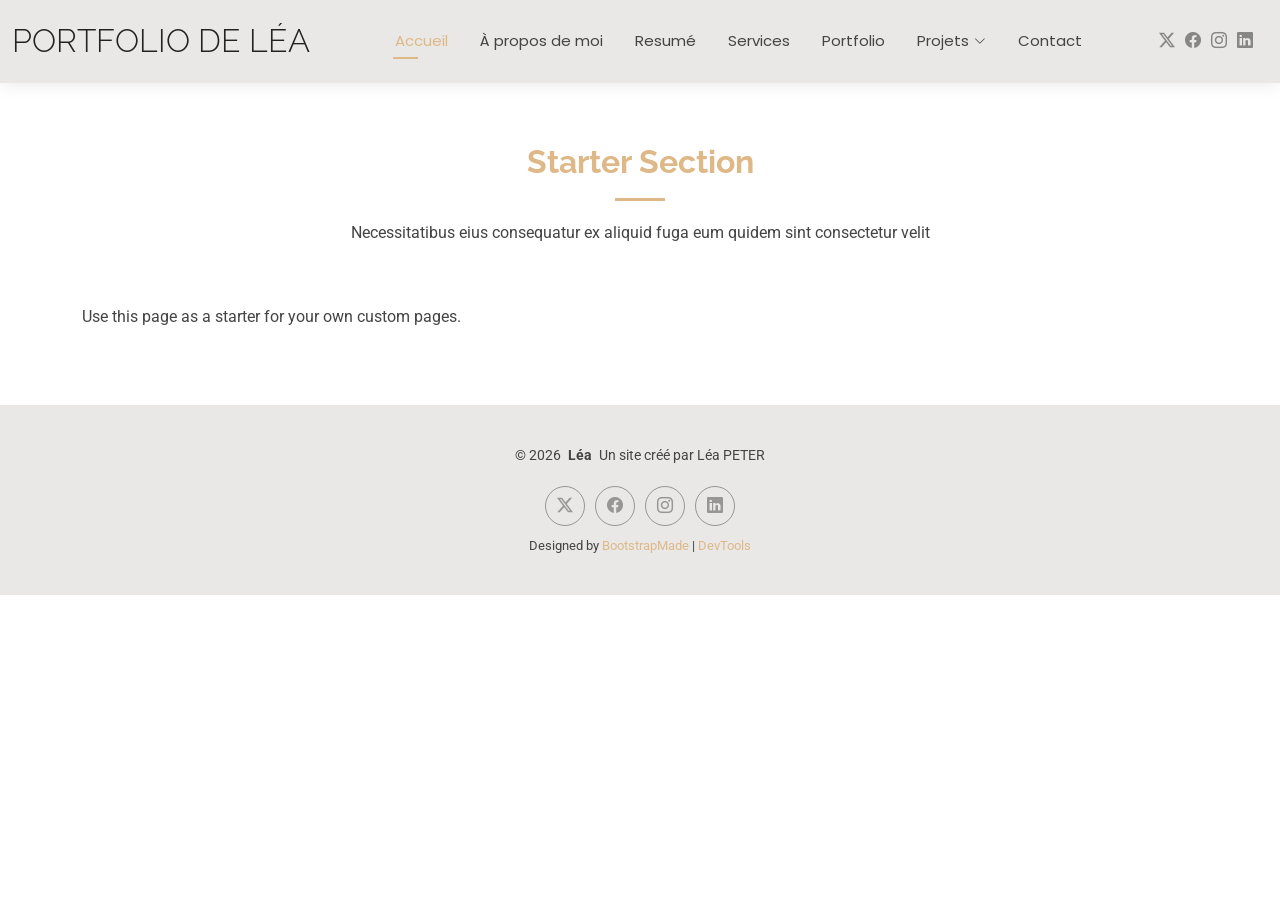
<file: starter-page.html>
<!DOCTYPE html>
<html lang="en">

<head>
  <meta charset="utf-8">
  <meta content="width=device-width, initial-scale=1.0" name="viewport">
  <title>Starter Page - Léa</title>
  <meta name="description" content="">
  <meta name="keywords" content="">

  <!-- Favicons -->
  <link href="assets/img/favicon.png" rel="icon">
  <link href="assets/img/apple-touch-icon.png" rel="apple-touch-icon">

  <!-- Fonts -->
  <link href="https://fonts.googleapis.com" rel="preconnect">
  <link href="https://fonts.gstatic.com" rel="preconnect" crossorigin>
  <link href="https://fonts.googleapis.com/css2?family=Roboto:ital,wght@0,100;0,300;0,400;0,500;0,700;0,900;1,100;1,300;1,400;1,500;1,700;1,900&family=Poppins:ital,wght@0,100;0,200;0,300;0,400;0,500;0,600;0,700;0,800;0,900;1,100;1,200;1,300;1,400;1,500;1,600;1,700;1,800;1,900&family=Raleway:ital,wght@0,100;0,200;0,300;0,400;0,500;0,600;0,700;0,800;0,900;1,100;1,200;1,300;1,400;1,500;1,600;1,700;1,800;1,900&display=swap" rel="stylesheet">

  <!-- Vendor CSS Files -->
  <link href="assets/vendor/bootstrap/css/bootstrap.min.css" rel="stylesheet">
  <link href="assets/vendor/bootstrap-icons/bootstrap-icons.css" rel="stylesheet">
  <link href="assets/vendor/aos/aos.css" rel="stylesheet">
  <link href="assets/vendor/swiper/swiper-bundle.min.css" rel="stylesheet">
  <link href="assets/vendor/glightbox/css/glightbox.min.css" rel="stylesheet">

  <!-- Main CSS File -->
  <link href="assets/css/main.css" rel="stylesheet">
</head>

<body class="starter-page-page">

  <header id="header" class="header d-flex align-items-center light-background sticky-top">
    <div class="container-fluid position-relative d-flex align-items-center justify-content-between">

      <a href="index.html" class="logo d-flex align-items-center me-auto me-xl-0">
        <!-- Uncomment the line below if you also wish to use an image logo -->
        <!-- <img src="assets/img/logo.png" alt=""> -->
        <h1 class="sitename">Portfolio de Léa</h1>
      </a>

      <nav id="navmenu" class="navmenu">
        <ul>
          <li><a href="index.html" class="active">Accueil</a></li>
          <li><a href="about.html">À propos de moi</a></li>
          <li><a href="resume.html">Resumé</a></li>
          <li><a href="services.html">Services</a></li>
          <li><a href="portfolio.html">Portfolio</a></li>
          <li class="dropdown"><a href="#"><span>Projets</span> <i class="bi bi-chevron-down toggle-dropdown"></i></a>
          <ul>
              <li><a href="#">Dropdown 1</a></li>
              <li class="dropdown"><a href="#"><span>Deep Dropdown</span> <i class="bi bi-chevron-down toggle-dropdown"></i></a>
                <ul>
                  <li><a href="#">Deep Dropdown 1</a></li>
                  <li><a href="#">Deep Dropdown 2</a></li>
                  <li><a href="#">Deep Dropdown 3</a></li>
                  <li><a href="#">Deep Dropdown 4</a></li>
                  <li><a href="#">Deep Dropdown 5</a></li>
                </ul>
              </li>
              <li><a href="#">Dropdown 2</a></li>
              <li><a href="#">Dropdown 3</a></li>
              <li><a href="#">Dropdown 4</a></li>
            </ul>
          </li>
          <li><a href="contact.html">Contact</a></li>
        </ul>
        <i class="mobile-nav-toggle d-xl-none bi bi-list"></i>
      </nav>

      <div class="header-social-links">
        <a href="#" class="twitter"><i class="bi bi-twitter-x"></i></a>
        <a href="#" class="facebook"><i class="bi bi-facebook"></i></a>
        <a href="#" class="instagram"><i class="bi bi-instagram"></i></a>
        <a href="#" class="linkedin"><i class="bi bi-linkedin"></i></a>
      </div>

    </div>
  </header>

  <main class="main">

    <!-- Starter Section Section -->
    <section id="starter-section" class="starter-section section">

      <!-- Section Title -->
      <div class="container section-title" data-aos="fade-up">
        <h2>Starter Section</h2>
        <p>Necessitatibus eius consequatur ex aliquid fuga eum quidem sint consectetur velit</p>
      </div><!-- End Section Title -->

      <div class="container" data-aos="fade-up">
        <p>Use this page as a starter for your own custom pages.</p>
      </div>

    </section><!-- /Starter Section Section -->

  </main>

  <footer id="footer" class="footer light-background">

    <div class="container">
      <div class="copyright text-center ">
        <p>© <span>2026</span> <strong class="px-1 sitename">Léa</strong> <span>Un site créé par Léa PETER<br></span></p>
      </div>
      <div class="social-links d-flex justify-content-center">
        <a href=""><i class="bi bi-twitter-x"></i></a>
        <a href=""><i class="bi bi-facebook"></i></a>
        <a href=""><i class="bi bi-instagram"></i></a>
        <a href=""><i class="bi bi-linkedin"></i></a>
      </div>
      <div class="credits">
        <!-- All the links in the footer should remain intact. -->
        <!-- You can delete the links only if you've purchased the pro version. -->
        <!-- Licensing information: https://bootstrapmade.com/license/ -->
        <!-- Purchase the pro version with working PHP/AJAX contact form: [buy-url] -->
        Designed by <a href="https://bootstrapmade.com/">BootstrapMade</a> | <a href="https://bootstrapmade.com/tools/">DevTools</a>
      </div>
    </div>

  </footer>

  <!-- Scroll Top -->
  <a href="#" id="scroll-top" class="scroll-top d-flex align-items-center justify-content-center"><i class="bi bi-arrow-up-short"></i></a>

  <!-- Preloader -->
  <div id="preloader"></div>

  <!-- Vendor JS Files -->
  <script src="assets/vendor/bootstrap/js/bootstrap.bundle.min.js"></script>
  <script src="assets/vendor/php-email-form/validate.js"></script>
  <script src="assets/vendor/aos/aos.js"></script>
  <script src="assets/vendor/waypoints/noframework.waypoints.js"></script>
  <script src="assets/vendor/purecounter/purecounter_vanilla.js"></script>
  <script src="assets/vendor/swiper/swiper-bundle.min.js"></script>
  <script src="assets/vendor/glightbox/js/glightbox.min.js"></script>
  <script src="assets/vendor/imagesloaded/imagesloaded.pkgd.min.js"></script>
  <script src="assets/vendor/isotope-layout/isotope.pkgd.min.js"></script>

  <!-- Main JS File -->
  <script src="assets/js/main.js"></script>

</body>

</html>
</file>
<file: assets/css/main.css>
/**
* Template Name: Kelly
* Template URL: https://bootstrapmade.com/kelly-free-bootstrap-cv-resume-html-template/
* Updated: Aug 07 2024 with Bootstrap v5.3.3
* Author: BootstrapMade.com
* License: https://bootstrapmade.com/license/
*/

/*--------------------------------------------------------------
# Font & Color Variables
# Help: https://bootstrapmade.com/color-system/
--------------------------------------------------------------*/
/* Fonts */
:root {
  --default-font: "Roboto",  system-ui, -apple-system, "Segoe UI", Roboto, "Helvetica Neue", Arial, "Noto Sans", "Liberation Sans", sans-serif, "Apple Color Emoji", "Segoe UI Emoji", "Segoe UI Symbol", "Noto Color Emoji";
  --heading-font: "Raleway",  sans-serif;
  --nav-font: "Poppins",  sans-serif;
}

/* Global Colors - The following color variables are used throughout the website. Updating them here will change the color scheme of the entire website */
:root { 
  --background-color: #ffffff; /* Background color for the entire website, including individual sections */
  --default-color: #444444; /* Default color used for the majority of the text content across the entire website */
  --heading-color: #222222; /* Color for headings, subheadings and title throughout the website */
  --accent-color: burlywood; /* Accent color that represents your brand on the website. It's used for buttons, links, and other elements that need to stand out */
  --surface-color: #ffffff; /* The surface color is used as a background of boxed elements within sections, such as cards, icon boxes, or other elements that require a visual separation from the global background. */
  --contrast-color: #ffffff; /* Contrast color for text, ensuring readability against backgrounds of accent, heading, or default colors. */
}

/* Nav Menu Colors - The following color variables are used specifically for the navigation menu. They are separate from the global colors to allow for more customization options */
:root {
  --nav-color: #444444;  /* The default color of the main navmenu links */
  --nav-hover-color: burlywood; /* Applied to main navmenu links when they are hovered over or active */
  --nav-mobile-background-color: #ffffff; /* Used as the background color for mobile navigation menu */
  --nav-dropdown-background-color: #ffffff; /* Used as the background color for dropdown items that appear when hovering over primary navigation items */
  --nav-dropdown-color: #444444; /* Used for navigation links of the dropdown items in the navigation menu. */
  --nav-dropdown-hover-color: burlywood; /* Similar to --nav-hover-color, this color is applied to dropdown navigation links when they are hovered over. */
}

/* Color Presets - These classes override global colors when applied to any section or element, providing reuse of the sam color scheme. */

.light-background {
  --background-color: #e9e8e6;
  --surface-color: #ffffff;
}

.dark-background {
  --background-color: #060606;
  --default-color: #ffffff;
  --heading-color: #ffffff;
  --surface-color: #252525;
  --contrast-color: #ffffff;
}

/* Smooth scroll */
:root {
  scroll-behavior: smooth;
}

/*--------------------------------------------------------------
# General Styling & Shared Classes
--------------------------------------------------------------*/
body {
  color: var(--default-color);
  background-color: var(--background-color);
  font-family: var(--default-font);
}

a {
  color: var(--accent-color);
  text-decoration: none;
  transition: 0.3s;
}

a:hover {
  color: color-mix(in srgb, var(--accent-color), transparent 25%);
  text-decoration: none;
}

h1,
h2,
h3,
h4,
h5,
h6 {
  color: burlywood;
  font-family: var(--heading-font);
}

/* PHP Email Form Messages
------------------------------*/
.php-email-form .error-message {
  display: none;
  background: #df1529;
  color: #ffffff;
  text-align: left;
  padding: 15px;
  margin-bottom: 24px;
  font-weight: 600;
}

.php-email-form .sent-message {
  display: none;
  color: #ffffff;
  background: #059652;
  text-align: center;
  padding: 15px;
  margin-bottom: 24px;
  font-weight: 600;
}

.php-email-form .loading {
  display: none;
  background: var(--surface-color);
  text-align: center;
  padding: 15px;
  margin-bottom: 24px;
}

.php-email-form .loading:before {
  content: "";
  display: inline-block;
  border-radius: 50%;
  width: 24px;
  height: 24px;
  margin: 0 10px -6px 0;
  border: 3px solid var(--accent-color);
  border-top-color: var(--surface-color);
  animation: php-email-form-loading 1s linear infinite;
}

@keyframes php-email-form-loading {
  0% {
    transform: rotate(0deg);
  }

  100% {
    transform: rotate(360deg);
  }
}

/*--------------------------------------------------------------
# Global Header
--------------------------------------------------------------*/
.header {
  color: var(--default-color);
  background-color: var(--background-color);
  padding: 15px 0;
  transition: all 0.5s;
  z-index: 997;
  box-shadow: 0px 0 18px rgba(0, 0, 0, 0.1);
}

.header .logo {
  line-height: 1;
}

.header .logo img {
  max-height: 36px;
  margin-right: 8px;
}

.header .logo h1 {
  font-size: 32px;
  margin: 0;
  font-weight: 300;
  text-transform: uppercase;
  color: var(--heading-color);
}

.header .header-social-links {
  padding-right: 15px;
}

.header .header-social-links a {
  color: color-mix(in srgb, var(--default-color), transparent 40%);
  padding-left: 6px;
  display: inline-block;
  transition: 0.3s;
  font-size: 16px;
}

.header .header-social-links a:hover {
  color: var(--accent-color);
}

.header .header-social-links a i {
  line-height: 0px;
}

@media (max-width: 1200px) {
  .header .logo {
    order: 1;
  }

  .header .header-social-links {
    order: 2;
  }

  .header .navmenu {
    order: 3;
  }
}

/*--------------------------------------------------------------
# Navigation Menu
--------------------------------------------------------------*/
/* Desktop Navigation */
@media (min-width: 1200px) {
  .navmenu {
    padding: 0;
  }

  .navmenu ul {
    margin: 0;
    padding: 0;
    display: flex;
    list-style: none;
    align-items: center;
  }

  .navmenu li {
    position: relative;
  }

  .navmenu>ul>li {
    white-space: nowrap;
    padding: 15px 14px;
  }

  .navmenu>ul>li:last-child {
    padding-right: 0;
  }

  .navmenu a,
  .navmenu a:focus {
    color: var(--nav-color);
    font-size: 15px;
    padding: 0 2px;
    font-family: var(--nav-font);
    font-weight: 400;
    display: flex;
    align-items: center;
    justify-content: space-between;
    white-space: nowrap;
    transition: 0.3s;
    position: relative;
  }

  .navmenu a i,
  .navmenu a:focus i {
    font-size: 12px;
    line-height: 0;
    margin-left: 5px;
    transition: 0.3s;
  }

  .navmenu>ul>li>a:before {
    content: "";
    position: absolute;
    height: 2px;
    bottom: -6px;
    left: 0;
    background-color: var(--nav-hover-color);
    visibility: hidden;
    width: 0px;
    transition: all 0.3s ease-in-out 0s;
  }

  .navmenu a:hover:before,
  .navmenu li:hover>a:before,
  .navmenu .active:before {
    visibility: visible;
    width: 25px;
  }

  .navmenu li:hover>a,
  .navmenu .active,
  .navmenu .active:focus {
    color: var(--nav-hover-color);
  }

  .navmenu .dropdown ul {
    margin: 0;
    padding: 10px 0;
    background: var(--nav-dropdown-background-color);
    display: block;
    position: absolute;
    visibility: hidden;
    left: 14px;
    top: 130%;
    opacity: 0;
    transition: 0.3s;
    border-radius: 4px;
    z-index: 99;
    box-shadow: 0px 0px 30px rgba(0, 0, 0, 0.1);
  }

  .navmenu .dropdown ul li {
    min-width: 200px;
  }

  .navmenu .dropdown ul a {
    padding: 10px 20px;
    font-size: 15px;
    text-transform: none;
    color: var(--nav-dropdown-color);
  }

  .navmenu .dropdown ul a i {
    font-size: 12px;
  }

  .navmenu .dropdown ul a:hover,
  .navmenu .dropdown ul .active:hover,
  .navmenu .dropdown ul li:hover>a {
    color: var(--nav-dropdown-hover-color);
  }

  .navmenu .dropdown:hover>ul {
    opacity: 1;
    top: 100%;
    visibility: visible;
  }

  .navmenu .dropdown .dropdown ul {
    top: 0;
    left: -90%;
    visibility: hidden;
  }

  .navmenu .dropdown .dropdown:hover>ul {
    opacity: 1;
    top: 0;
    left: -100%;
    visibility: visible;
  }
}

/* Mobile Navigation */
@media (max-width: 1199px) {
  .mobile-nav-toggle {
    color: var(--nav-color);
    font-size: 28px;
    line-height: 0;
    margin-right: 10px;
    cursor: pointer;
    transition: color 0.3s;
  }

  .navmenu {
    padding: 0;
    z-index: 9997;
  }

  .navmenu ul {
    display: none;
    list-style: none;
    position: absolute;
    inset: 60px 20px 20px 20px;
    padding: 10px 0;
    margin: 0;
    border-radius: 6px;
    background-color: var(--nav-mobile-background-color);
    border: 1px solid color-mix(in srgb, var(--default-color), transparent 90%);
    box-shadow: none;
    overflow-y: auto;
    transition: 0.3s;
    z-index: 9998;
  }

  .navmenu a,
  .navmenu a:focus {
    color: var(--nav-dropdown-color);
    padding: 10px 20px;
    font-family: var(--nav-font);
    font-size: 17px;
    font-weight: 500;
    display: flex;
    align-items: center;
    justify-content: space-between;
    white-space: nowrap;
    transition: 0.3s;
  }

  .navmenu a i,
  .navmenu a:focus i {
    font-size: 12px;
    line-height: 0;
    margin-left: 5px;
    width: 30px;
    height: 30px;
    display: flex;
    align-items: center;
    justify-content: center;
    border-radius: 50%;
    transition: 0.3s;
    background-color: color-mix(in srgb, var(--accent-color), transparent 90%);
  }

  .navmenu a i:hover,
  .navmenu a:focus i:hover {
    background-color: var(--accent-color);
    color: var(--contrast-color);
  }

  .navmenu a:hover,
  .navmenu .active,
  .navmenu .active:focus {
    color: var(--nav-dropdown-hover-color);
  }

  .navmenu .active i,
  .navmenu .active:focus i {
    background-color: var(--accent-color);
    color: var(--contrast-color);
    transform: rotate(180deg);
  }

  .navmenu .dropdown ul {
    position: static;
    display: none;
    z-index: 99;
    padding: 10px 0;
    margin: 10px 20px;
    background-color: var(--nav-dropdown-background-color);
    transition: all 0.5s ease-in-out;
  }

  .navmenu .dropdown ul ul {
    background-color: rgba(33, 37, 41, 0.1);
  }

  .navmenu .dropdown>.dropdown-active {
    display: block;
    background-color: rgba(33, 37, 41, 0.03);
  }

  .mobile-nav-active {
    overflow: hidden;
  }

  .mobile-nav-active .mobile-nav-toggle {
    color: #fff;
    position: absolute;
    font-size: 32px;
    top: 15px;
    right: 15px;
    margin-right: 0;
    z-index: 9999;
  }

  .mobile-nav-active .navmenu {
    position: fixed;
    overflow: hidden;
    inset: 0;
    background: rgba(33, 37, 41, 0.8);
    transition: 0.3s;
  }

  .mobile-nav-active .navmenu>ul {
    display: block;
  }
}

/*--------------------------------------------------------------
# Global Footer
--------------------------------------------------------------*/
.footer {
  color: var(--default-color);
  background-color: var(--background-color);
  font-size: 14px;
  padding: 40px 0;
  position: relative;
}

.footer .copyright p {
  margin-bottom: 0;
}

.footer .social-links {
  margin-top: 20px;
}

.footer .social-links a {
  display: flex;
  align-items: center;
  justify-content: center;
  width: 40px;
  height: 40px;
  border-radius: 50%;
  border: 1px solid color-mix(in srgb, var(--default-color), transparent 50%);
  font-size: 16px;
  color: color-mix(in srgb, var(--default-color), transparent 50%);
  margin: 0 5px;
  transition: 0.3s;
}

.footer .social-links a:hover {
  color: var(--accent-color);
  border-color: var(--accent-color);
}

.footer .credits {
  margin-top: 10px;
  font-size: 13px;
  text-align: center;
}

/*--------------------------------------------------------------
# Preloader
--------------------------------------------------------------*/
#preloader {
  position: fixed;
  inset: 0;
  z-index: 9999;
  overflow: hidden;
  background-color: var(--background-color);
  transition: all 0.6s ease-out;
  width: 100%;
  height: 100vh;
}

#preloader:before,
#preloader:after {
  content: "";
  position: absolute;
  border: 4px solid var(--accent-color);
  border-radius: 50%;
  animation: animate-preloader 2s cubic-bezier(0, 0.2, 0.8, 1) infinite;
}

#preloader:after {
  animation-delay: -0.5s;
}

@keyframes animate-preloader {
  0% {
    width: 10px;
    height: 10px;
    top: calc(50% - 5px);
    left: calc(50% - 5px);
    opacity: 1;
  }

  100% {
    width: 72px;
    height: 72px;
    top: calc(50% - 36px);
    left: calc(50% - 36px);
    opacity: 0;
  }
}

/*--------------------------------------------------------------
# Scroll Top Button
--------------------------------------------------------------*/
.scroll-top {
  position: fixed;
  visibility: hidden;
  opacity: 0;
  right: 15px;
  bottom: -15px;
  z-index: 99999;
  background-color: burlywood;
  width: 44px;
  height: 44px;
  border-radius: 50px;
  transition: all 0.4s;
}

.scroll-top i {
  font-size: 24px;
  color: var(--contrast-color);
  line-height: 0;
}

.scroll-top:hover {
  background-color: color-mix(in srgb, var(--accent-color), transparent 20%);
  color: var(--contrast-color);
}

.scroll-top.active {
  visibility: visible;
  opacity: 1;
  bottom: 15px;
}

/*--------------------------------------------------------------
# Disable aos animation delay on mobile devices
--------------------------------------------------------------*/
@media screen and (max-width: 768px) {
  [data-aos-delay] {
    transition-delay: 0 !important;
  }
}

/*--------------------------------------------------------------
# Global Page Titles & Breadcrumbs
--------------------------------------------------------------*/
.page-title {
  color: var(--default-color);
  background-color: var(--background-color);
  padding: 25px 0;
  position: relative;
  border-bottom: 1px solid color-mix(in srgb, var(--default-color), transparent 85%);
}

.page-title h1 {
  font-size: 24px;
  font-weight: 400;
}

.page-title .breadcrumbs ol {
  display: flex;
  flex-wrap: wrap;
  list-style: none;
  padding: 0;
  margin: 0;
  font-size: 14px;
  font-weight: 400;
}

.page-title .breadcrumbs ol li+li {
  padding-left: 10px;
}

.page-title .breadcrumbs ol li+li::before {
  content: "/";
  display: inline-block;
  padding-right: 10px;
  color: color-mix(in srgb, var(--default-color), transparent 70%);
}

/*--------------------------------------------------------------
# Global Sections
--------------------------------------------------------------*/
section,
.section {
  color: var(--default-color);
  background-color: var(--background-color);
  padding: 60px 0;
  scroll-margin-top: 100px;
  overflow: clip;
}

@media (max-width: 1199px) {

  section,
  .section {
    scroll-margin-top: 66px;
  }
}

/*--------------------------------------------------------------
# Global Section Titles
--------------------------------------------------------------*/
.section-title {
  text-align: center;
  padding-bottom: 60px;
  position: relative;
}

.section-title h2 {
  font-size: 32px;
  font-weight: 700;
  margin-bottom: 20px;
  padding-bottom: 20px;
  position: relative;
}

.section-title h2:after {
  content: "";
  position: absolute;
  display: block;
  width: 50px;
  height: 3px;
  background: var(--accent-color);
  left: 0;
  right: 0;
  bottom: 0;
  margin: auto;
}

.section-title p {
  margin-bottom: 0;
}

/*--------------------------------------------------------------
# Hero Section
--------------------------------------------------------------*/
.hero {
  width: 100%;
  min-height: calc(100vh - 82px);
  position: relative;
  padding: 80px 0;
  display: flex;
  align-items: center;
  justify-content: center;
}

@media (max-width: 1200px) {
  .hero {
    min-height: calc(100vh - 68px);
  }
}

.hero img {
  position: absolute;
  inset: 0;
  display: block;
  width: 100%;
  height: 100%;
  object-fit: cover;
  z-index: 1;
}

.hero .container {
  position: relative;
  z-index: 3;
}

.hero h2 {
  margin: 0;
  font-size: 48px;
  font-weight: 700;
}

.hero p {
  margin: 10px 0 0 0;
  font-size: 24px;
  color: rgb(231, 134, 104);
}

.hero .btn-get-started {
  color: var(--contrast-color);
  background: burlywood;
  font-family: var(--heading-font);
  text-transform: uppercase;
  font-weight: 600;
  font-size: 12px;
  letter-spacing: 1px;
  display: inline-block;
  padding: 12px 40px;
  border-radius: 50px;
  transition: 0.5s;
  margin-top: 30px;
}

.hero .btn-get-started:hover {
  background: color-mix(in srgb, var(--accent-color) 90%, white 20%);
}

@media (max-width: 768px) {
  .hero h2 {
    font-size: 32px;
  }

  .hero p {
    font-size: 18px;
  }
}

/*--------------------------------------------------------------
# About Section
--------------------------------------------------------------*/
.about .content h2 {
  font-weight: 700;
  font-size: 24px;
}

.about .content ul {
  list-style: none;
  padding: 0;
}

.about .content ul li {
  margin-bottom: 20px;
  display: flex;
  align-items: center;
}

.about .content ul strong {
  margin-right: 10px;
}

.about .content ul i {
  font-size: 16px;
  margin-right: 5px;
  color: var(--accent-color);
  line-height: 0;
}

/*--------------------------------------------------------------
# Skills Section
--------------------------------------------------------------*/
.skills .progress {
  height: 60px;
  display: block;
  background: none;
  border-radius: 0;
}

.skills .progress .skill {
  color: var(--heading-color);
  padding: 0;
  margin: 0 0 6px 0;
  text-transform: uppercase;
  display: block;
  font-weight: 600;
  font-family: var(--heading-font);
}

.skills .progress .skill .val {
  float: right;
  font-style: normal;
}

.skills .progress-bar-wrap {
  background: color-mix(in srgb, var(--default-color), transparent 90%);
  height: 10px;
}

.skills .progress-bar {
  width: 1px;
  height: 10px;
  transition: 0.9s;
  background-color: var(--accent-color);
}

/*--------------------------------------------------------------
# Stats Section
--------------------------------------------------------------*/
.stats .stats-item {
  padding: 30px;
  width: 100%;
}

.stats .stats-item span {
  color: var(--heading-color);
  font-size: 48px;
  display: block;
  font-weight: 700;
  margin-bottom: 20px;
  padding-bottom: 20px;
  position: relative;
}

.stats .stats-item span:after {
  content: "";
  position: absolute;
  display: block;
  width: 25px;
  height: 3px;
  background: var(--accent-color);
  left: 0;
  right: 0;
  bottom: 0;
  margin: auto;
}

.stats .stats-item p {
  color: color-mix(in srgb, var(--default-color), transparent 40%);
  padding: 0;
  margin: 0;
  font-family: var(--heading-font);
  font-weight: 500;
}

/*--------------------------------------------------------------
# Testimonials Section
--------------------------------------------------------------*/
.testimonials .section-header {
  margin-bottom: 40px;
}

.testimonials .testimonials-carousel,
.testimonials .testimonials-slider {
  overflow: hidden;
}

.testimonials .testimonial-item {
  text-align: center;
}

.testimonials .testimonial-item .testimonial-img {
  width: 120px;
  border-radius: 50%;
  border: 4px solid var(--background-color);
  margin: 0 auto;
}

.testimonials .testimonial-item h3 {
  font-size: 20px;
  font-weight: bold;
  margin: 10px 0 5px 0;
}

.testimonials .testimonial-item h4 {
  font-size: 14px;
  color: color-mix(in srgb, var(--default-color), transparent 40%);
  margin: 0 0 15px 0;
}

.testimonials .testimonial-item .stars {
  margin-bottom: 15px;
}

.testimonials .testimonial-item .stars i {
  color: #ffc107;
  margin: 0 1px;
}

.testimonials .testimonial-item .quote-icon-left,
.testimonials .testimonial-item .quote-icon-right {
  color: color-mix(in srgb, var(--accent-color), transparent 50%);
  font-size: 26px;
  line-height: 0;
}

.testimonials .testimonial-item .quote-icon-left {
  display: inline-block;
  left: -5px;
  position: relative;
}

.testimonials .testimonial-item .quote-icon-right {
  display: inline-block;
  right: -5px;
  position: relative;
  top: 10px;
  transform: scale(-1, -1);
}

.testimonials .testimonial-item p {
  font-style: italic;
  margin: 0 auto 15px auto;
}

.testimonials .swiper-wrapper {
  height: auto;
}

.testimonials .swiper-pagination {
  margin-top: 20px;
  position: relative;
}

.testimonials .swiper-pagination .swiper-pagination-bullet {
  width: 12px;
  height: 12px;
  opacity: 1;
  background-color: color-mix(in srgb, var(--default-color), transparent 85%);
}

.testimonials .swiper-pagination .swiper-pagination-bullet-active {
  background-color: var(--accent-color);
}

@media (min-width: 992px) {
  .testimonials .testimonial-item p {
    width: 80%;
  }
}

/*--------------------------------------------------------------
# Resume Section
--------------------------------------------------------------*/
.resume .resume-title {
  color: var(--heading-color);
  font-size: 26px;
  font-weight: 700;
  margin-top: 20px;
  margin-bottom: 20px;
}

.resume .resume-item {
  padding: 0 0 20px 20px;
  margin-top: -2px;
  border-left: 2px solid var(--accent-color);
  position: relative;
}

.resume .resume-item h4 {
  line-height: 18px;
  font-size: 18px;
  font-weight: 600;
  text-transform: uppercase;
  color: color-mix(in srgb, var(--default-color), transparent 20%);
  margin-bottom: 10px;
}

.resume .resume-item h5 {
  font-size: 16px;
  padding: 5px 15px;
  display: inline-block;
  font-weight: 600;
  margin-bottom: 10px;
}

.resume .resume-item ul {
  padding-left: 20px;
}

.resume .resume-item ul li {
  padding-bottom: 10px;
}

.resume .resume-item:last-child {
  padding-bottom: 0;
}

.resume .resume-item::before {
  content: "";
  position: absolute;
  width: 16px;
  height: 16px;
  border-radius: 50px;
  left: -9px;
  top: 0;
  background: var(--background-color);
  border: 2px solid var(--accent-color);
}

/*--------------------------------------------------------------
# Services Section
--------------------------------------------------------------*/
.services .service-item {
  background-color: var(--surface-color);
  box-shadow: 0px 5px 90px 0px rgba(0, 0, 0, 0.1);
  height: 100%;
  padding: 60px 30px;
  text-align: center;
  transition: 0.3s;
  border-radius: 5px;
}

.services .service-item .icon {
  margin: 0 auto;
  width: 100px;
  height: 100px;
  display: flex;
  align-items: center;
  justify-content: center;
  transition: ease-in-out 0.3s;
  position: relative;
}

.services .service-item .icon i {
  font-size: 36px;
  transition: 0.5s;
  position: relative;
}

.services .service-item .icon svg {
  position: absolute;
  top: 0;
  left: 0;
}

.services .service-item .icon svg path {
  transition: 0.5s;
  fill: color-mix(in srgb, var(--default-color), transparent 95%);
}

.services .service-item h3 {
  font-weight: 700;
  margin: 10px 0 15px 0;
  font-size: 22px;
}

.services .service-item p {
  line-height: 24px;
  font-size: 14px;
  margin-bottom: 0;
}

.services .service-item:hover {
  box-shadow: 0px 5px 35px 0px rgba(0, 0, 0, 0.1);
}

.services .service-item.item-cyan i {
  color: #0dcaf0;
}

.services .service-item.item-cyan:hover .icon i {
  color: #fff;
}

.services .service-item.item-cyan:hover .icon path {
  fill: #0dcaf0;
}

.services .service-item.item-orange i {
  color: #fd7e14;
}

.services .service-item.item-orange:hover .icon i {
  color: #fff;
}

.services .service-item.item-orange:hover .icon path {
  fill: #fd7e14;
}

.services .service-item.item-teal i {
  color: #20c997;
}

.services .service-item.item-teal:hover .icon i {
  color: #fff;
}

.services .service-item.item-teal:hover .icon path {
  fill: #20c997;
}

.services .service-item.item-red i {
  color: #df1529;
}

.services .service-item.item-red:hover .icon i {
  color: #fff;
}

.services .service-item.item-red:hover .icon path {
  fill: #df1529;
}

.services .service-item.item-indigo i {
  color: #6610f2;
}

.services .service-item.item-indigo:hover .icon i {
  color: #fff;
}

.services .service-item.item-indigo:hover .icon path {
  fill: #6610f2;
}

.services .service-item.item-pink i {
  color: #f3268c;
}

.services .service-item.item-pink:hover .icon i {
  color: #fff;
}

.services .service-item.item-pink:hover .icon path {
  fill: #f3268c;
}

/*--------------------------------------------------------------
# Portfolio Section
--------------------------------------------------------------*/
.portfolio .portfolio-filters {
  padding: 0;
  margin: 0 auto 20px auto;
  list-style: none;
  text-align: center;
}

.portfolio .portfolio-filters li {
  cursor: pointer;
  display: inline-block;
  padding: 8px 20px 10px 20px;
  margin: 0;
  font-size: 15px;
  font-weight: 500;
  line-height: 1;
  margin-bottom: 5px;
  border-radius: 50px;
  transition: all 0.3s ease-in-out;
  font-family: var(--heading-font);
}

.portfolio .portfolio-filters li:hover,
.portfolio .portfolio-filters li.filter-active {
  color: var(--contrast-color);
  background-color: var(--accent-color);
}

.portfolio .portfolio-filters li:first-child {
  margin-left: 0;
}

.portfolio .portfolio-filters li:last-child {
  margin-right: 0;
}

@media (max-width: 575px) {
  .portfolio .portfolio-filters li {
    font-size: 14px;
    margin: 0 0 10px 0;
  }
}

.portfolio .portfolio-item {
  position: relative;
  overflow: hidden;
}

.portfolio .portfolio-item .portfolio-info {
  opacity: 0;
  position: absolute;
  left: 12px;
  right: 12px;
  bottom: -100%;
  z-index: 3;
  transition: all ease-in-out 0.5s;
  background: color-mix(in srgb, var(--surface-color), transparent 10%);
  padding: 15px;
}

.portfolio .portfolio-item .portfolio-info h4 {
  font-size: 18px;
  font-weight: 600;
  padding-right: 50px;
}

.portfolio .portfolio-item .portfolio-info p {
  color: color-mix(in srgb, var(--default-color), transparent 30%);
  font-size: 14px;
  margin-bottom: 0;
  padding-right: 50px;
}

.portfolio .portfolio-item .portfolio-info .preview-link,
.portfolio .portfolio-item .portfolio-info .details-link {
  position: absolute;
  right: 50px;
  font-size: 24px;
  top: calc(50% - 14px);
  color: color-mix(in srgb, var(--default-color), transparent 30%);
  transition: 0.3s;
  line-height: 0;
}

.portfolio .portfolio-item .portfolio-info .preview-link:hover,
.portfolio .portfolio-item .portfolio-info .details-link:hover {
  color: var(--accent-color);
}

.portfolio .portfolio-item .portfolio-info .details-link {
  right: 14px;
  font-size: 28px;
}

.portfolio .portfolio-item:hover .portfolio-info {
  opacity: 1;
  bottom: 0;
}

/*--------------------------------------------------------------
# Portfolio Details Section
--------------------------------------------------------------*/
.portfolio-details .portfolio-details-slider img {
  width: 100%;
}

.portfolio-details .portfolio-details-slider .swiper-pagination {
  margin-top: 20px;
  position: relative;
}

.portfolio-details .portfolio-details-slider .swiper-pagination .swiper-pagination-bullet {
  width: 12px;
  height: 12px;
  background-color: color-mix(in srgb, var(--default-color), transparent 85%);
  opacity: 1;
}

.portfolio-details .portfolio-details-slider .swiper-pagination .swiper-pagination-bullet-active {
  background-color: var(--accent-color);
}

.portfolio-details .portfolio-info {
  background-color: var(--surface-color);
  padding: 30px;
  box-shadow: 0px 0 30px rgba(0, 0, 0, 0.1);
}

.portfolio-details .portfolio-info h3 {
  font-size: 22px;
  font-weight: 700;
  margin-bottom: 20px;
  padding-bottom: 20px;
  border-bottom: 1px solid color-mix(in srgb, var(--default-color), transparent 85%);
}

.portfolio-details .portfolio-info ul {
  list-style: none;
  padding: 0;
  font-size: 15px;
}

.portfolio-details .portfolio-info ul li+li {
  margin-top: 10px;
}

.portfolio-details .portfolio-description {
  padding-top: 30px;
}

.portfolio-details .portfolio-description h2 {
  font-size: 26px;
  font-weight: 700;
  margin-bottom: 20px;
}

.portfolio-details .portfolio-description p {
  padding: 0;
  color: color-mix(in srgb, var(--default-color), transparent 30%);
}

/*--------------------------------------------------------------
# Contact Section
--------------------------------------------------------------*/
.contact .info-wrap {
  background-color: var(--surface-color);
  box-shadow: 0px 0px 20px rgba(0, 0, 0, 0.1);
  padding: 30px;
}

@media (max-width: 575px) {
  .contact .info-wrap {
    padding: 20px;
  }
}

.contact .info-item {
  margin-bottom: 40px;
}

.contact .info-item i {
  font-size: 20px;
  color: var(--accent-color);
  background: color-mix(in srgb, var(--accent-color), transparent 92%);
  width: 44px;
  height: 44px;
  display: flex;
  justify-content: center;
  align-items: center;
  border-radius: 50px;
  transition: all 0.3s ease-in-out;
  margin-right: 15px;
}

.contact .info-item h3 {
  padding: 0;
  font-size: 18px;
  font-weight: 700;
  margin-bottom: 5px;
}

.contact .info-item p {
  padding: 0;
  margin-bottom: 0;
  font-size: 14px;
}

.contact .info-item:hover i {
  background: var(--accent-color);
  color: var(--contrast-color);
}

.contact .php-email-form {
  background-color: var(--surface-color);
  height: 100%;
  padding: 30px;
  box-shadow: 0px 0px 20px rgba(0, 0, 0, 0.1);
}

@media (max-width: 575px) {
  .contact .php-email-form {
    padding: 20px;
  }
}

.contact .php-email-form input[type=text],
.contact .php-email-form input[type=email],
.contact .php-email-form textarea {
  font-size: 14px;
  padding: 10px 15px;
  box-shadow: none;
  border-radius: 0;
  color: var(--default-color);
  background-color: var(--surface-color);
  border-color: color-mix(in srgb, var(--default-color), transparent 80%);
}

.contact .php-email-form input[type=text]:focus,
.contact .php-email-form input[type=email]:focus,
.contact .php-email-form textarea:focus {
  border-color: var(--accent-color);
}

.contact .php-email-form input[type=text]::placeholder,
.contact .php-email-form input[type=email]::placeholder,
.contact .php-email-form textarea::placeholder {
  color: color-mix(in srgb, var(--default-color), transparent 70%);
}

.contact .php-email-form button[type=submit] {
  color: var(--contrast-color);
  background: var(--accent-color);
  border: 0;
  padding: 10px 30px;
  transition: 0.4s;
  border-radius: 50px;
}

.contact .php-email-form button[type=submit]:hover {
  background: color-mix(in srgb, var(--accent-color), transparent 25%);
}

/*--------------------------------------------------------------
# Starter Section Section
--------------------------------------------------------------*/
.starter-section {
  /* Add your styles here */
}
</file>
